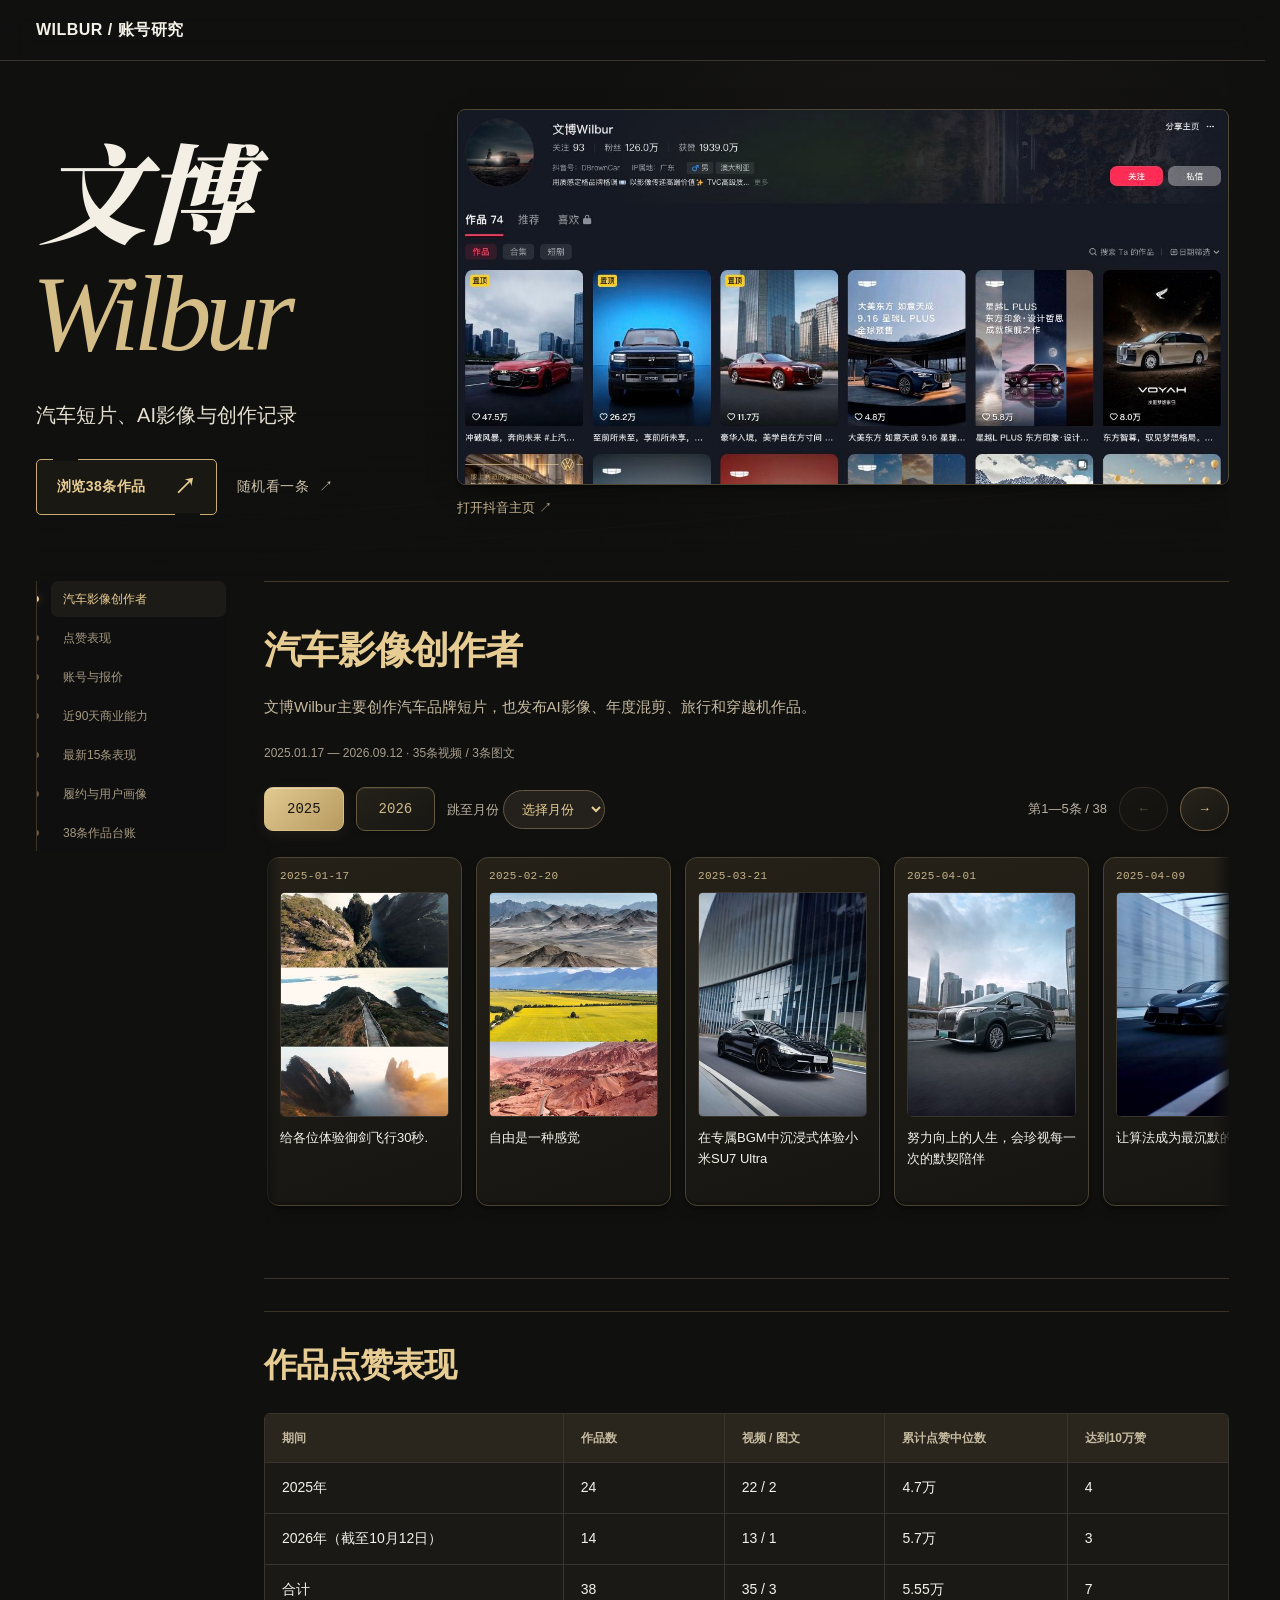
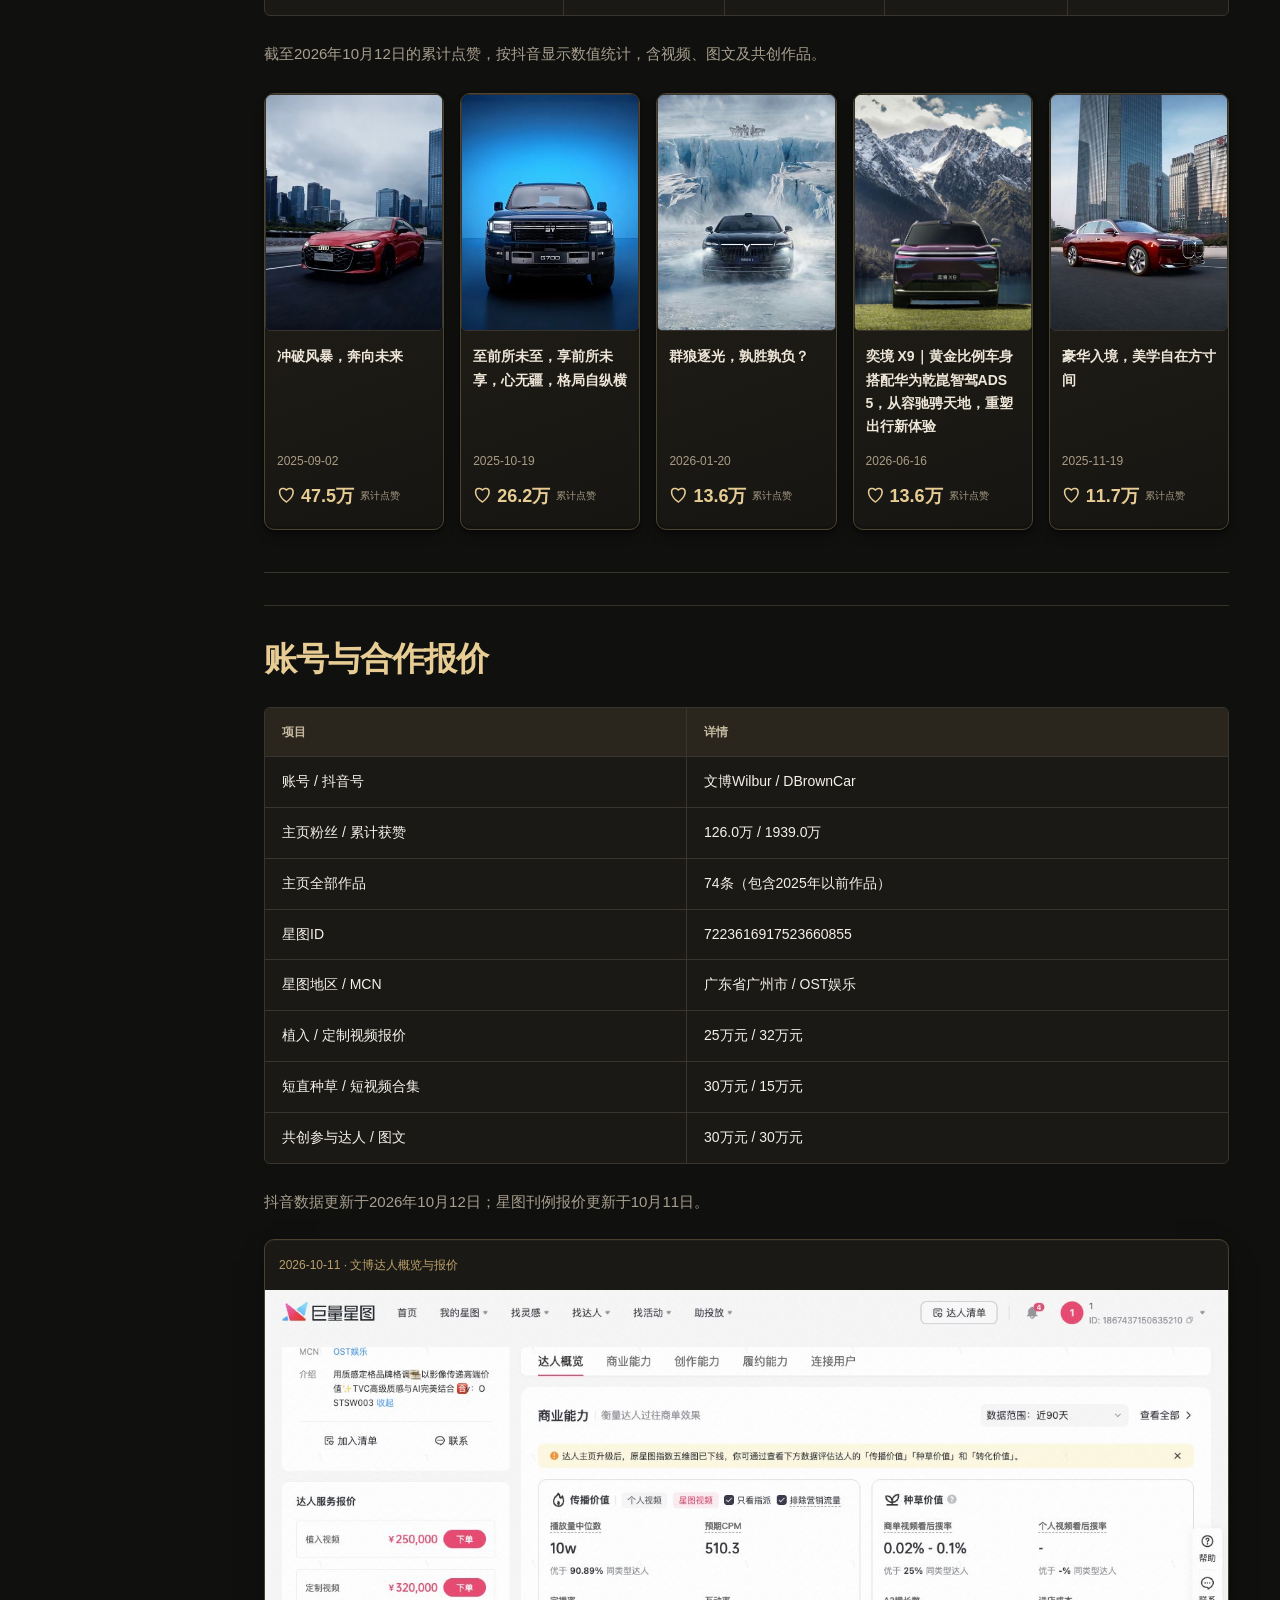
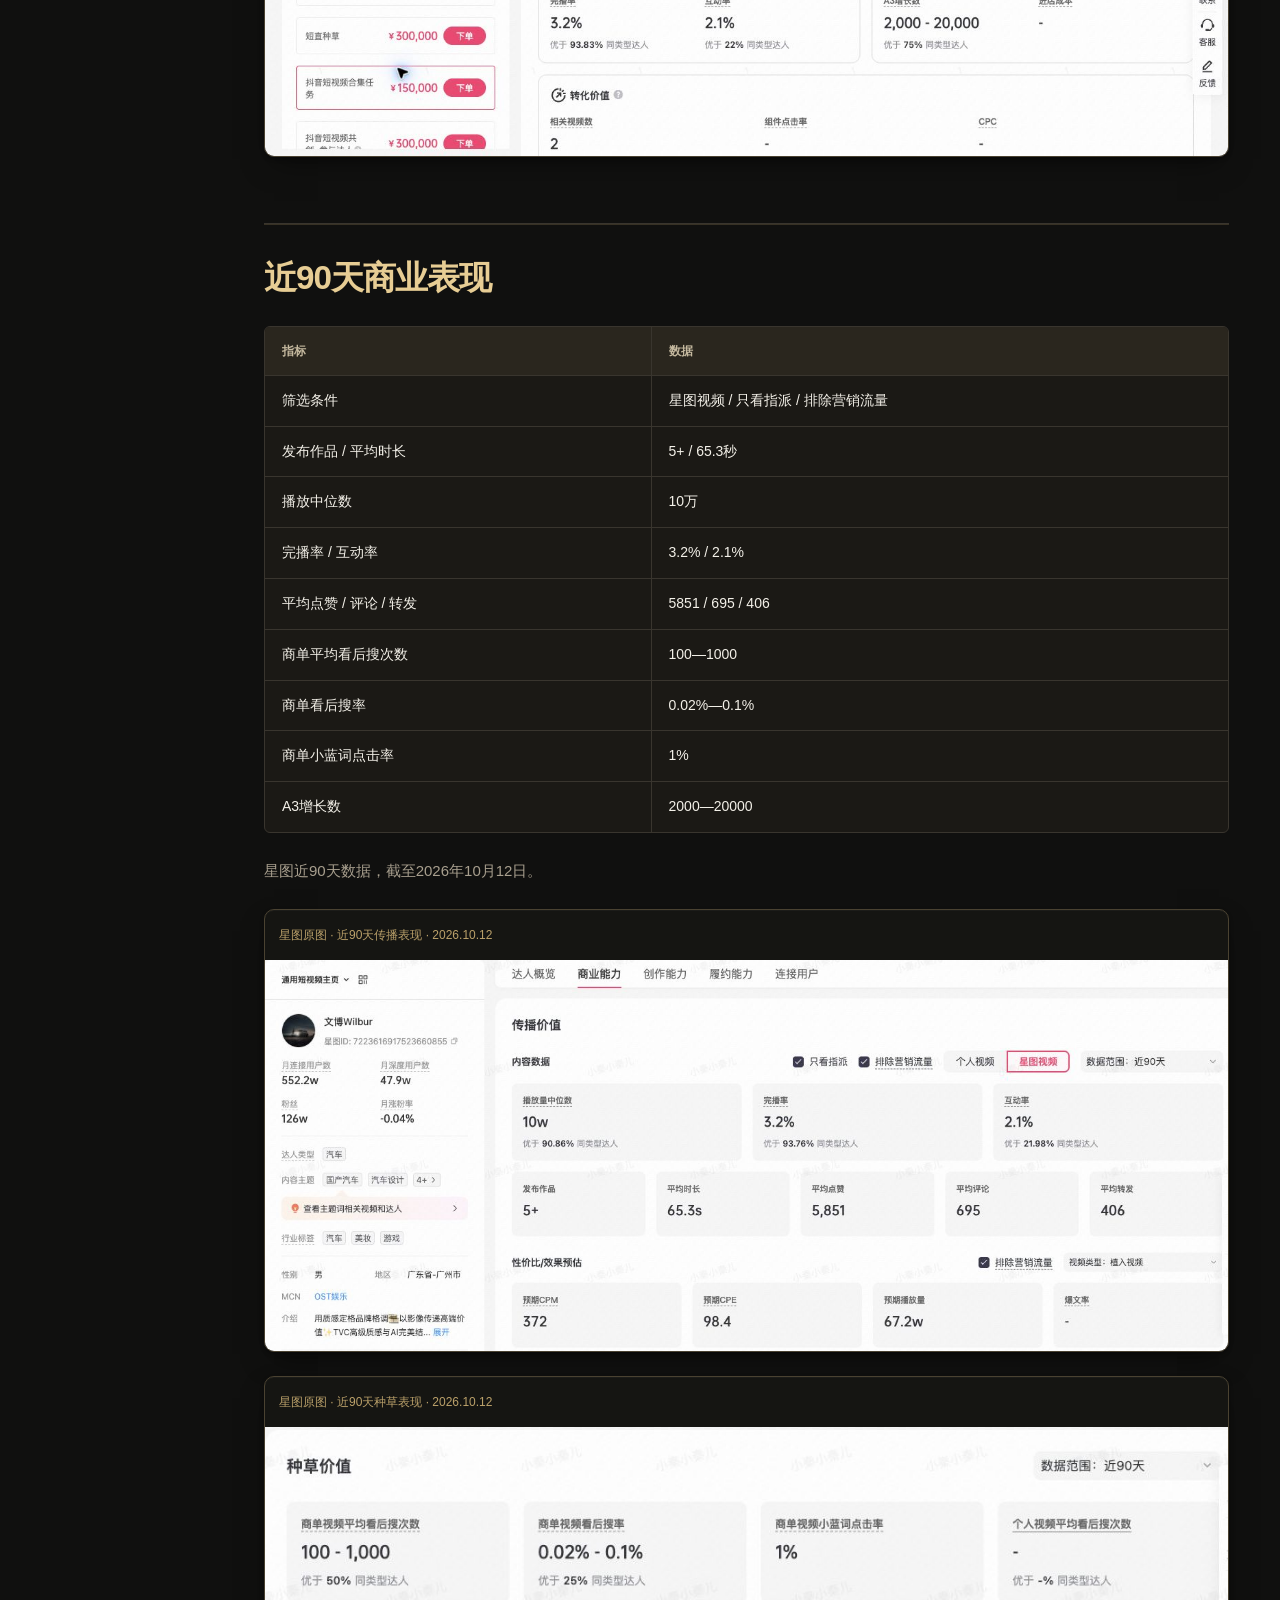
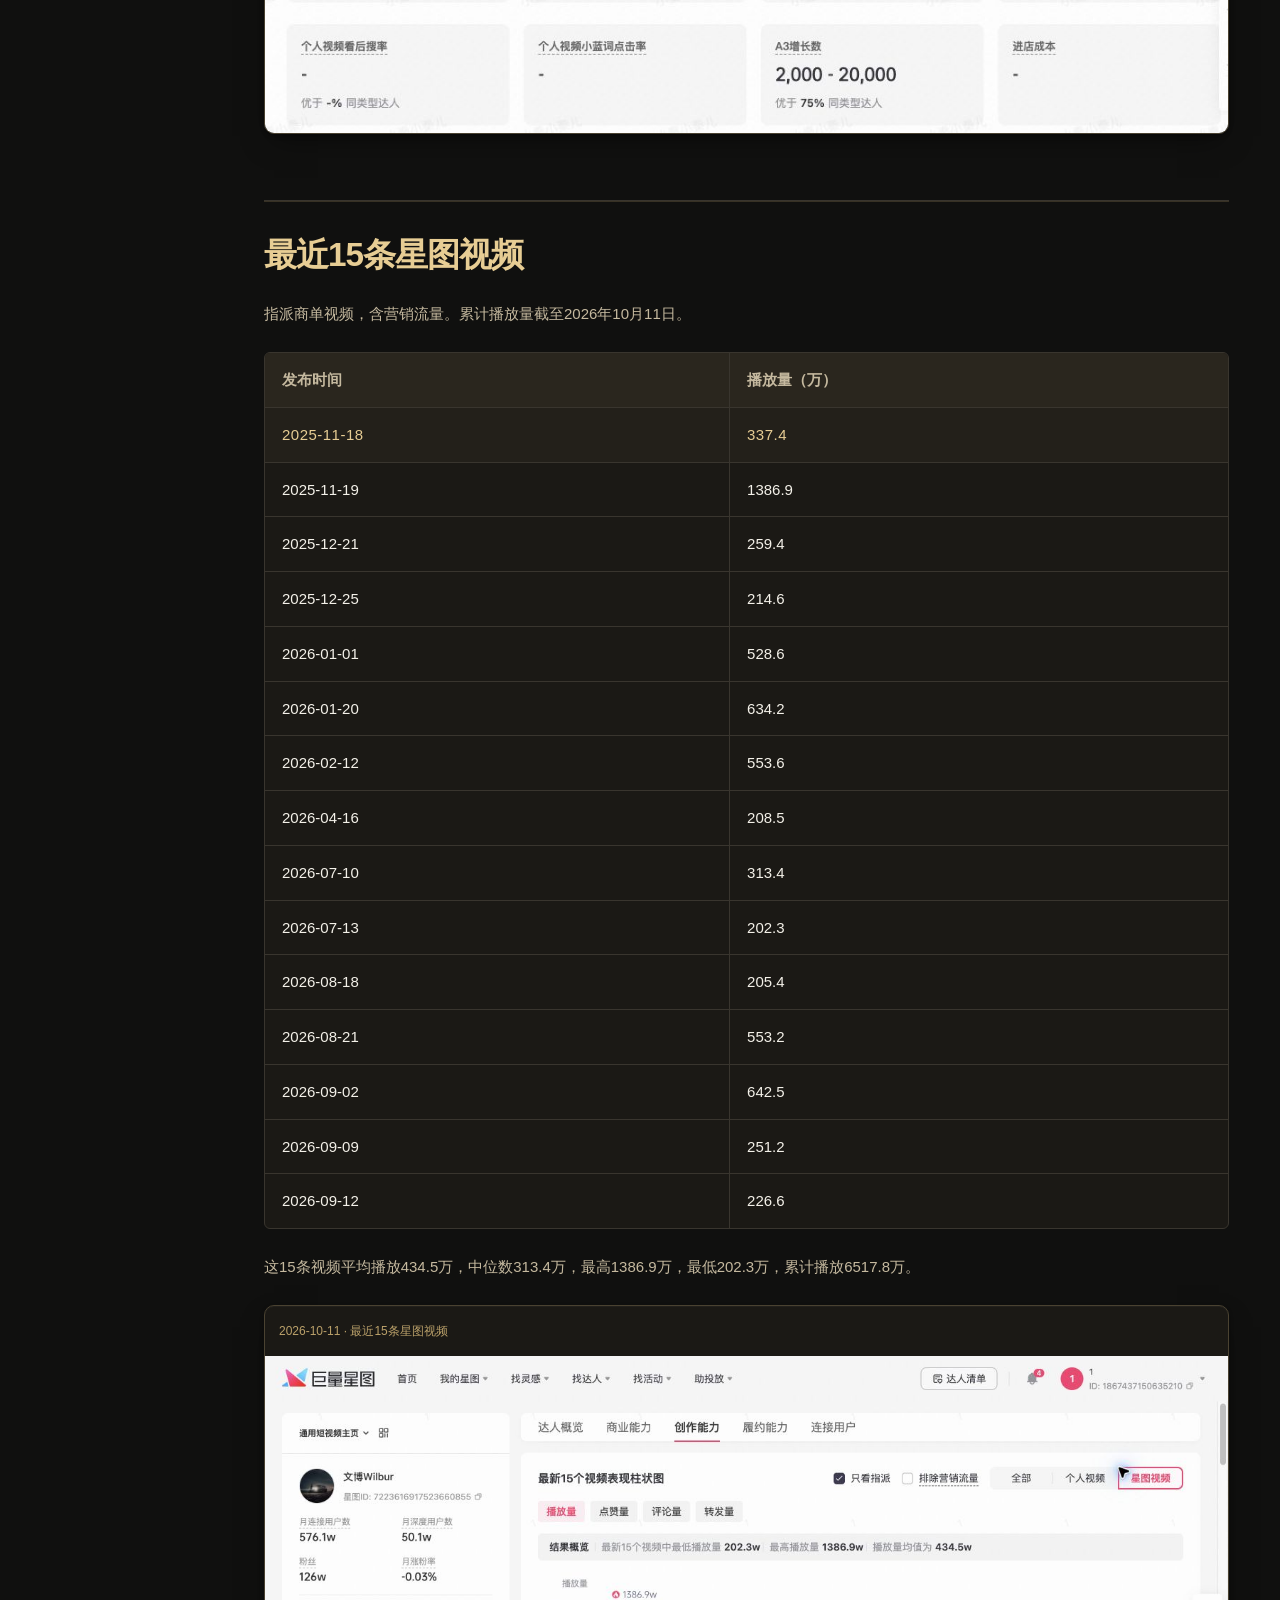
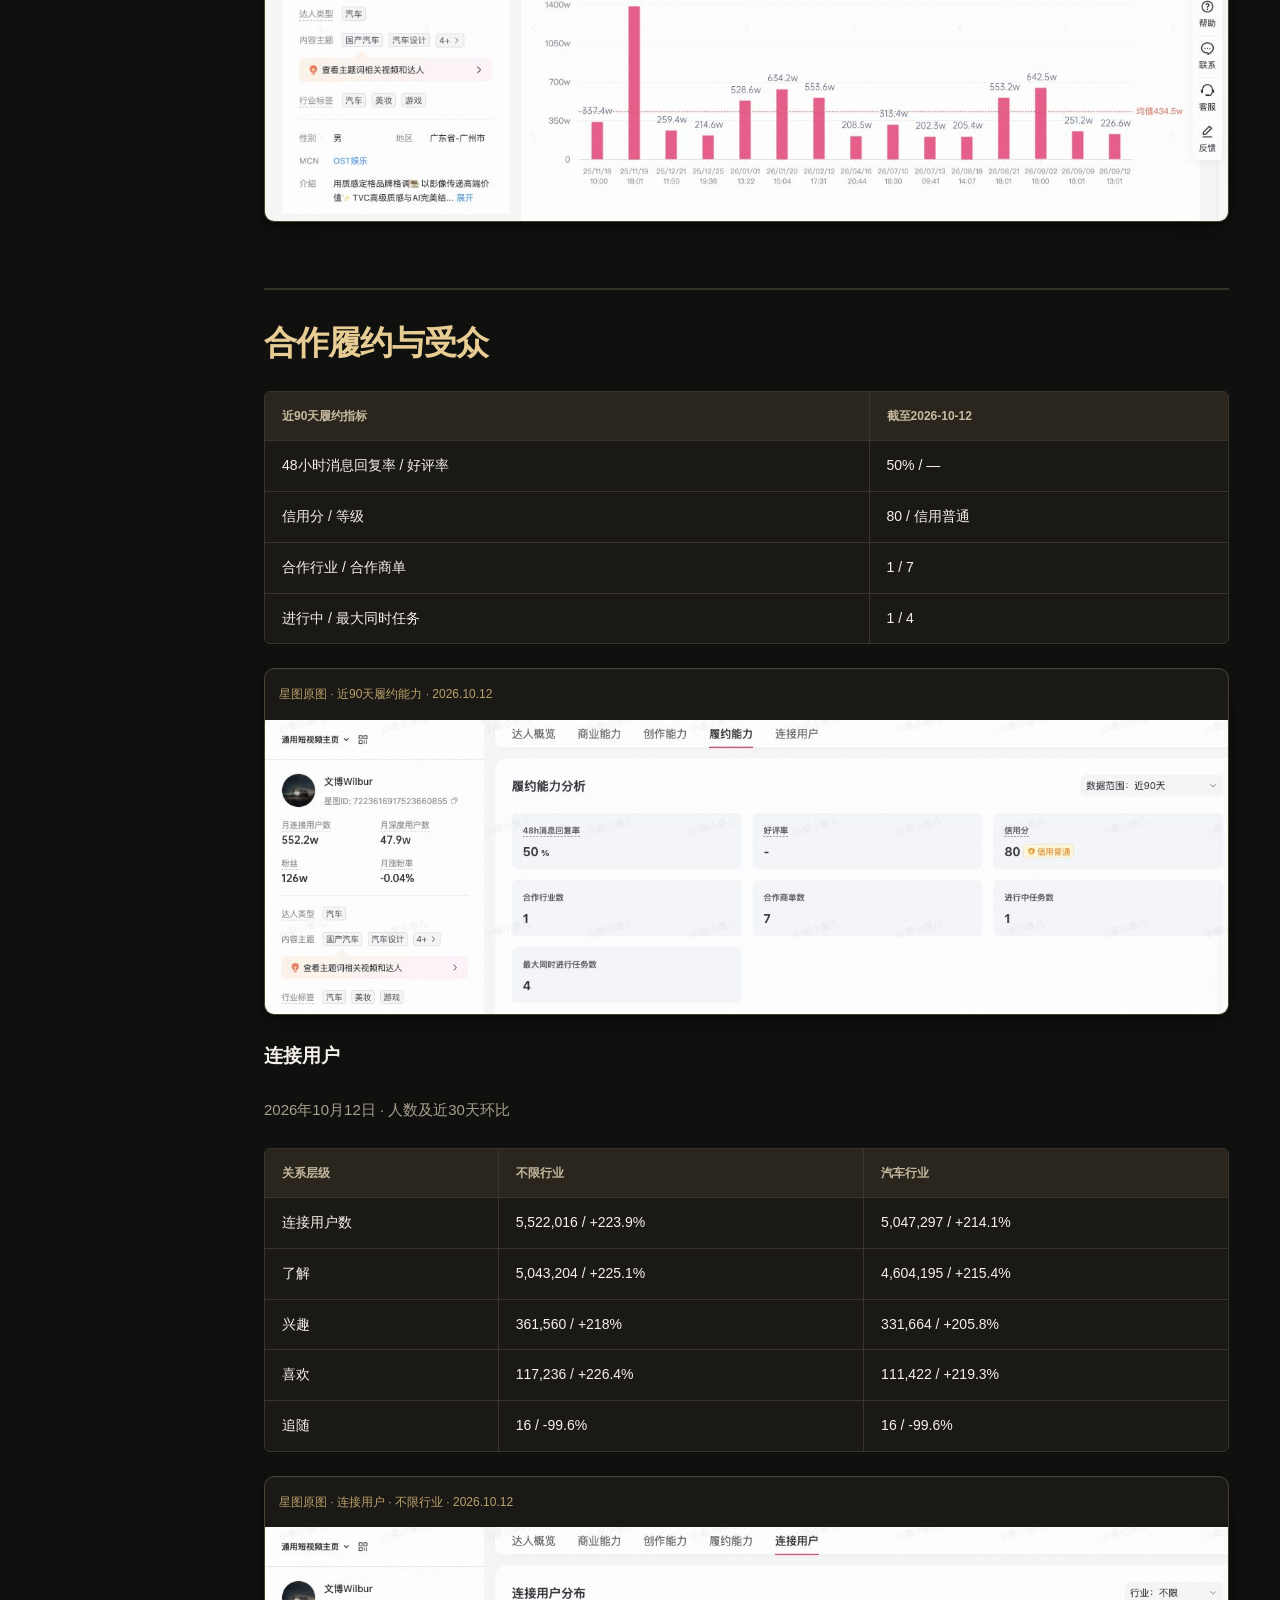
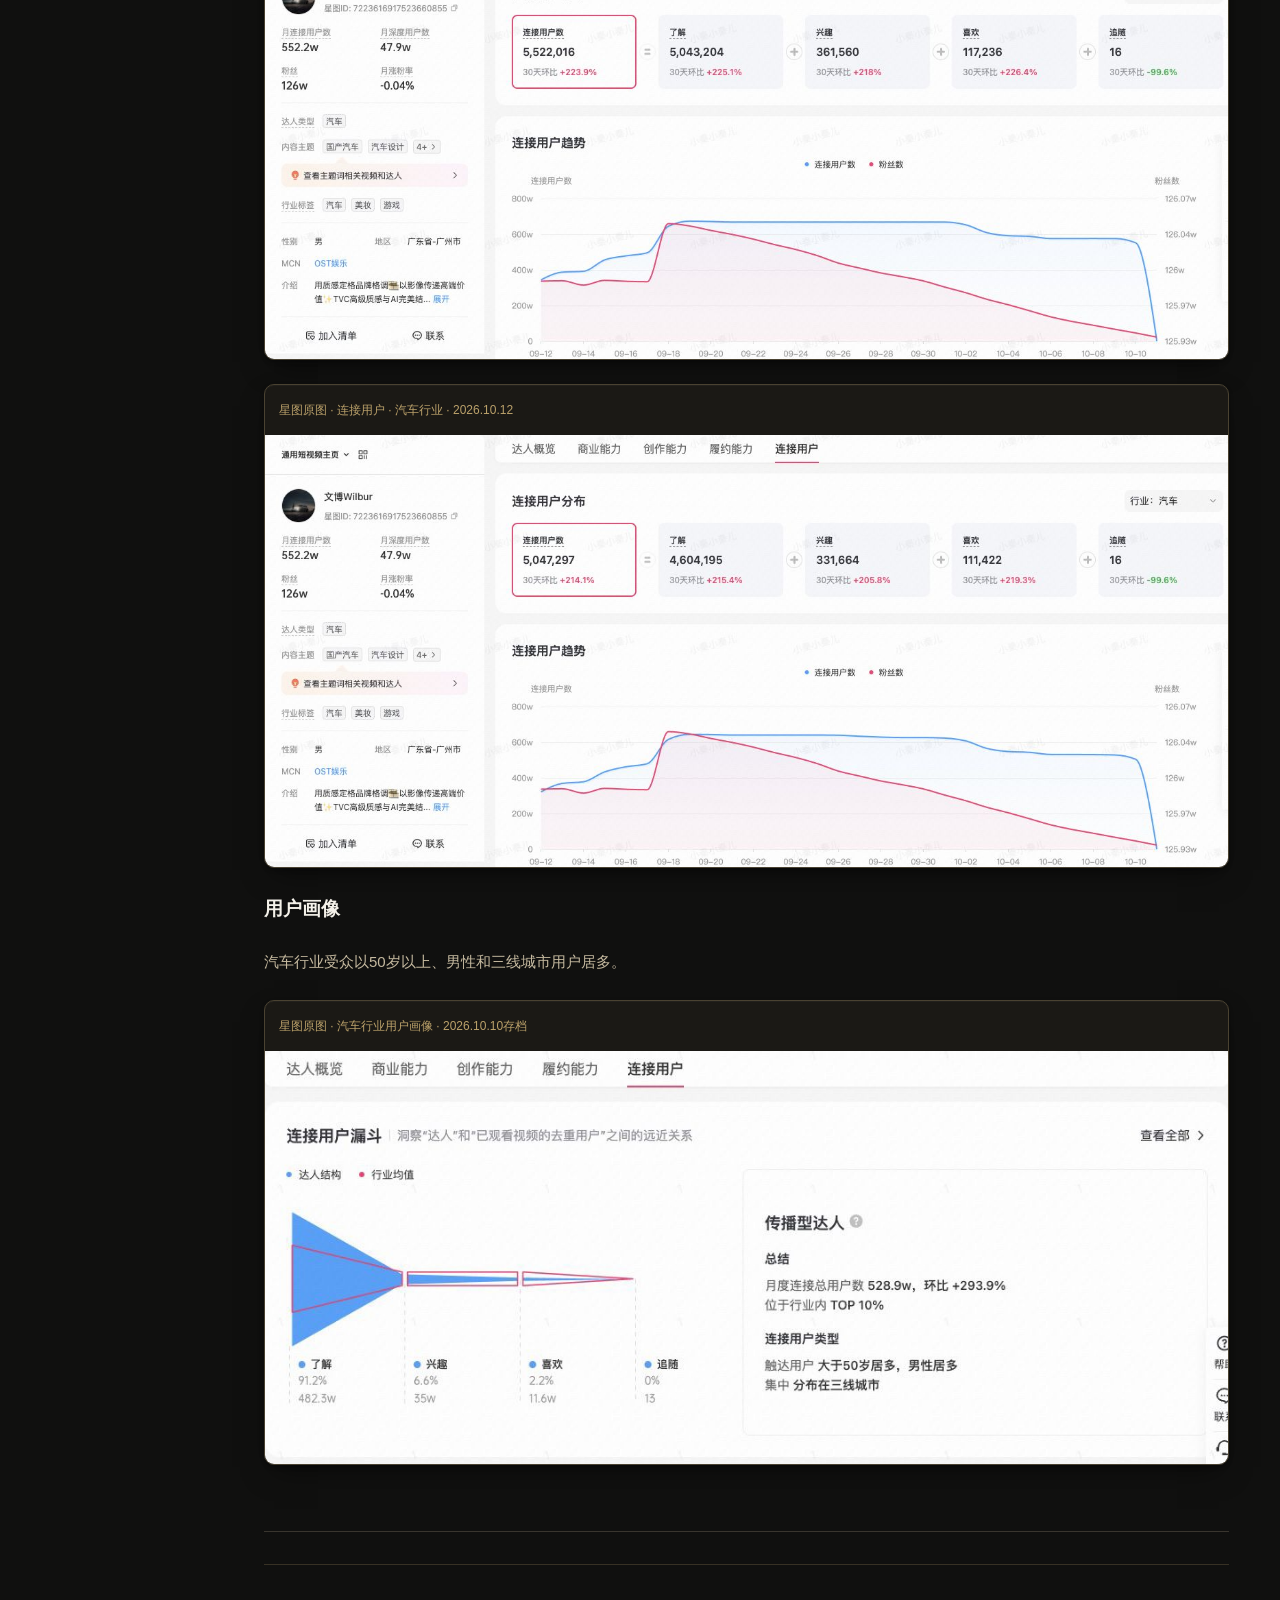
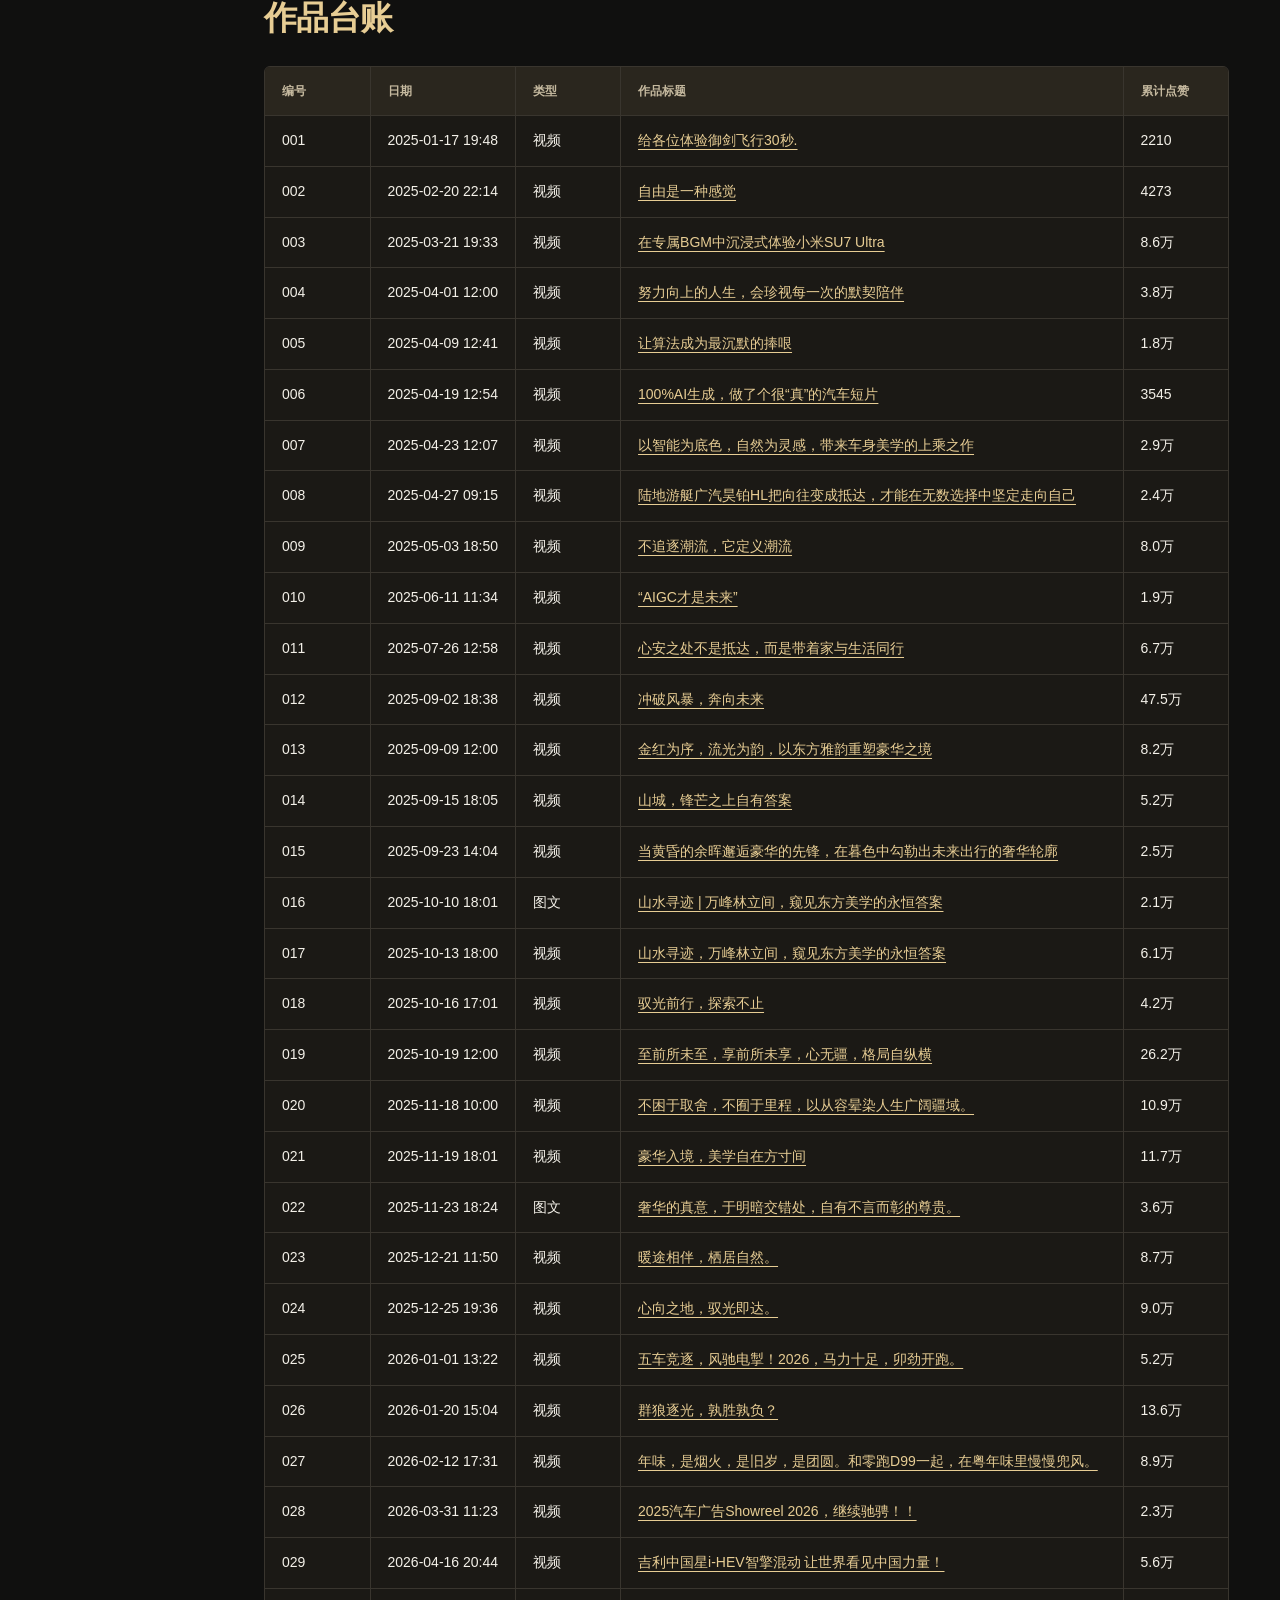
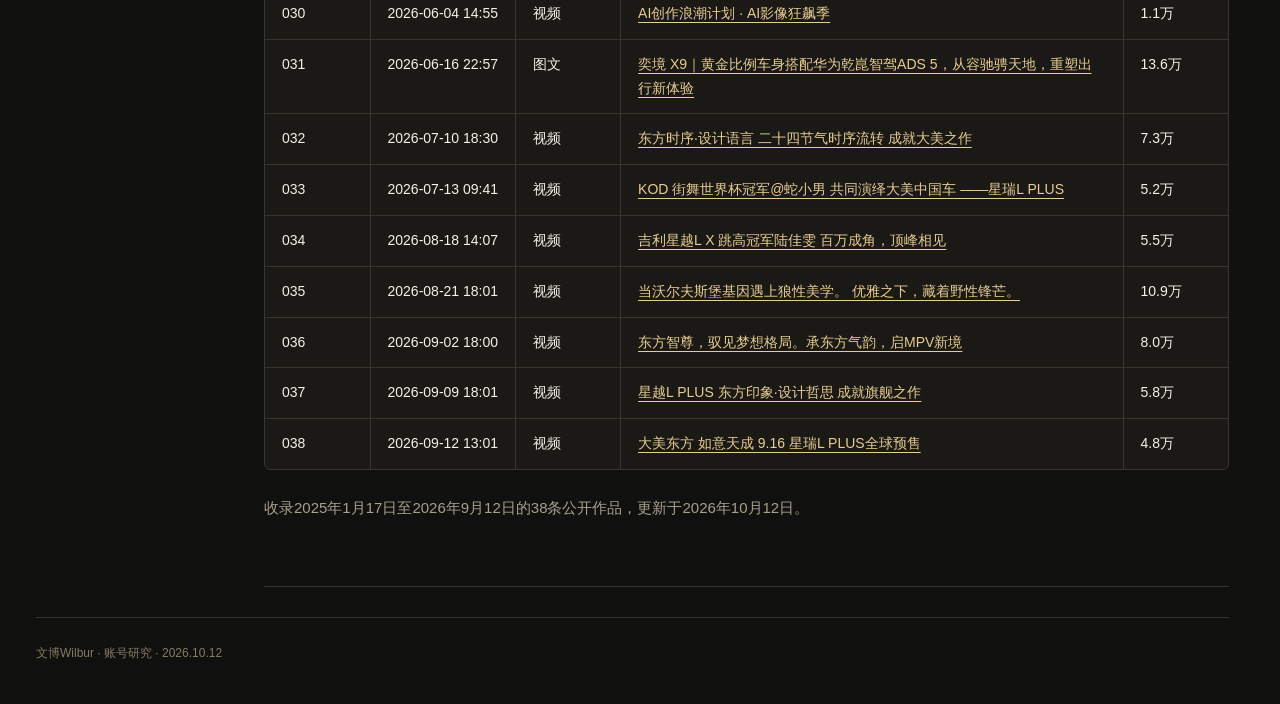
<file: index.html>
<!doctype html><html lang="zh-CN"><head><meta charset="utf-8"><meta name="viewport" content="width=device-width, initial-scale=1"><meta name="description" content="文博Wilbur，2025年至今公开作品时间线、真实封面与账号研究。"><title>文博Wilbur · 汽车影像研究</title><link rel="stylesheet" href="style.css"><link rel="stylesheet" href="wilbur.css?v=wenbo-unified-20261013"></head><body><header><div class="top"><a class="brand" href="#">WILBUR / 账号研究</a></div><div class="progress"></div></header><div class="hero modern-hero"><div class="hero-copy"><h1><span class="hero-name-cn">文博</span><span class="hero-name-en">Wilbur</span></h1><p class="hero-line">汽车短片、AI影像与创作记录</p><div class="hero-actions"><a class="start-reading" href="#timeline"><span class="ui-key ui-key-top" aria-hidden="true"></span><span class="ui-cta-text">浏览38条作品</span><span class="ui-cta-arrow" aria-hidden="true">↗</span><span class="ui-key ui-key-bottom" aria-hidden="true"></span></a><button class="hero-random"><span>随机看一条</span><span class="ui-text-arrow" aria-hidden="true">↗</span></button></div></div><div class="hero-gallery hero-profile"><div class="hero-gallery-inner"><button class="image-zoom hero-profile-shot" aria-label="放大文博抖音主页截图"><img src="assets/profile.png" width="1270" height="620" alt="文博Wilbur抖音主页，2026年10月12日截图"></button></div><a class="hero-account-link" href="https://www.douyin.com/user/MS4wLjABAAAAfcsv6IHdVB71cKGKNNSVqhjQp4huaR9O1pH9JF8JLadHslhi8GFaHE6Z5acv9zec" target="_blank" rel="noopener">打开抖音主页 ↗</a></div><div class="drive-scene" aria-hidden="true"><div class="drive-grid"></div><div class="drive-lane lane-one"></div><div class="drive-lane lane-two"></div><div class="drive-light"></div></div></div><div class="layout"><nav class="side" aria-label="报告目录"><a class="outline-link" href="#timeline">汽车影像创作者</a><a class="outline-link" href="#performance">点赞表现</a><a class="outline-link" href="#star">账号与报价</a><a class="outline-link" href="#business">近90天商业能力</a><a class="outline-link" href="#creative">最新15条表现</a><a class="outline-link" href="#audience">履约与用户画像</a><a class="outline-link" href="#ledger">38条作品台账</a></nav><main><section id="timeline"><div class="section-head"><h2>汽车影像创作者</h2></div><p class="creator-intro">文博Wilbur主要创作汽车品牌短片，也发布AI影像、年度混剪、旅行和穿越机作品。</p><p class="scope-line">2025.01.17 — 2026.09.12 · 35条视频 / 3条图文</p><div class="film-toolbar"><button class="film-year" data-year="2025">2025</button><button class="film-year" data-year="2026">2026</button><label>跳至月份 <select id="film-month"><option value="">选择月份</option><option>2025-01</option><option>2025-02</option><option>2025-03</option><option>2025-04</option><option>2025-05</option><option>2025-06</option><option>2025-07</option><option>2025-09</option><option>2025-10</option><option>2025-11</option><option>2025-12</option><option>2026-01</option><option>2026-02</option><option>2026-03</option><option>2026-04</option><option>2026-06</option><option>2026-07</option><option>2026-08</option><option>2026-09</option></select></label><span id="film-progress"></span><button id="film-prev" class="btn" aria-label="向更早作品移动">←</button><button id="film-next" class="btn" aria-label="向更新作品移动">→</button></div><div class="film-stage"><div class="film-track" tabindex="0" aria-label="按时间正序的作品胶片带"><button class="film-card" data-i="0" aria-label="第1条，2025-01-17，给各位体验御剑飞行30秒."><time>2025-01-17<em></em></time><span class="film-art"><img class="film-cover" loading="lazy" src="covers/7460849857859685692.jpg" width="323" height="430" alt="原作品封面：给各位体验御剑飞行30秒."></span><strong>给各位体验御剑飞行30秒.</strong></button><button class="film-card" data-i="1" aria-label="第2条，2025-02-20，自由是一种感觉"><time>2025-02-20<em></em></time><span class="film-art"><img class="film-cover" loading="lazy" src="covers/7473504563211816249.jpg" width="323" height="430" alt="原作品封面：自由是一种感觉"></span><strong>自由是一种感觉</strong></button><button class="film-card" data-i="2" aria-label="第3条，2025-03-21，在专属BGM中沉浸式体验小米SU7 Ultra"><time>2025-03-21<em></em></time><span class="film-art"><img class="film-cover" loading="lazy" src="covers/7484195742333127995.jpg" width="323" height="430" alt="原作品封面：在专属BGM中沉浸式体验小米SU7 Ultra"></span><strong>在专属BGM中沉浸式体验小米SU7 Ultra</strong></button><button class="film-card" data-i="3" aria-label="第4条，2025-04-01，努力向上的人生，会珍视每一次的默契陪伴"><time>2025-04-01<em></em></time><span class="film-art"><img class="film-cover" loading="lazy" src="covers/7486715887626587451.jpg" width="323" height="430" alt="原作品封面：努力向上的人生，会珍视每一次的默契陪伴"></span><strong>努力向上的人生，会珍视每一次的默契陪伴</strong></button><button class="film-card" data-i="4" aria-label="第5条，2025-04-09，让算法成为最沉默的捧哏"><time>2025-04-09<em></em></time><span class="film-art"><img class="film-cover" loading="lazy" src="covers/7491168813887540539.jpg" width="323" height="430" alt="原作品封面：让算法成为最沉默的捧哏"></span><strong>让算法成为最沉默的捧哏</strong></button><button class="film-card" data-i="5" aria-label="第6条，2025-04-19，100%AI生成，做了个很“真”的汽车短片"><time>2025-04-19<em></em></time><span class="film-art"><img class="film-cover" loading="lazy" src="covers/7494883052229807418.jpg" width="323" height="430" alt="原作品封面：100%AI生成，做了个很“真”的汽车短片"></span><strong>100%AI生成，做了个很“真”的汽车短片</strong></button><button class="film-card" data-i="6" aria-label="第7条，2025-04-23，以智能为底色，自然为灵感，带来车身美学的上乘之作"><time>2025-04-23<em></em></time><span class="film-art"><img class="film-cover" loading="lazy" src="covers/7496184394651045179.jpg" width="323" height="430" alt="原作品封面：以智能为底色，自然为灵感，带来车身美学的上乘之作"></span><strong>以智能为底色，自然为灵感，带来车身美学的上乘之作</strong></button><button class="film-card" data-i="7" aria-label="第8条，2025-04-27，陆地游艇广汽昊铂HL把向往变成抵达，才能在无数选择中坚定走向自己"><time>2025-04-27<em></em></time><span class="film-art"><img class="film-cover" loading="lazy" src="covers/7497611413758774587.jpg" width="323" height="430" alt="原作品封面：陆地游艇广汽昊铂HL把向往变成抵达，才能在无数选择中坚定走向自己"></span><strong>陆地游艇广汽昊铂HL把向往变成抵达，才能在无数选择中坚定走向自己</strong></button><button class="film-card" data-i="8" aria-label="第9条，2025-05-03，不追逐潮流，它定义潮流"><time>2025-05-03<em></em></time><span class="film-art"><img class="film-cover" loading="lazy" src="covers/7500148041053654332.jpg" width="323" height="430" alt="原作品封面：不追逐潮流，它定义潮流"></span><strong>不追逐潮流，它定义潮流</strong></button><button class="film-card" data-i="9" aria-label="第10条，2025-06-11，“AIGC才是未来”"><time>2025-06-11<em></em></time><span class="film-art"><img class="film-cover" loading="lazy" src="covers/7514529995629612345.jpg" width="323" height="430" alt="原作品封面：“AIGC才是未来”"></span><strong>“AIGC才是未来”</strong></button><button class="film-card" data-i="10" aria-label="第11条，2025-07-26，心安之处不是抵达，而是带着家与生活同行"><time>2025-07-26<em></em></time><span class="film-art"><img class="film-cover" loading="lazy" src="covers/7531233582686326074.jpg" width="323" height="430" alt="原作品封面：心安之处不是抵达，而是带着家与生活同行"></span><strong>心安之处不是抵达，而是带着家与生活同行</strong></button><button class="film-card" data-i="11" aria-label="第12条，2025-09-02，冲破风暴，奔向未来"><time>2025-09-02<em></em></time><span class="film-art"><img class="film-cover" loading="lazy" src="covers/7545371178350546234.jpg" width="323" height="430" alt="原作品封面：冲破风暴，奔向未来"></span><strong>冲破风暴，奔向未来</strong></button><button class="film-card" data-i="12" aria-label="第13条，2025-09-09，金红为序，流光为韵，以东方雅韵重塑豪华之境"><time>2025-09-09<em></em></time><span class="film-art"><img class="film-cover" loading="lazy" src="covers/7547738810286624059.jpg" width="323" height="430" alt="原作品封面：金红为序，流光为韵，以东方雅韵重塑豪华之境"></span><strong>金红为序，流光为韵，以东方雅韵重塑豪华之境</strong></button><button class="film-card" data-i="13" aria-label="第14条，2025-09-15，山城，锋芒之上自有答案"><time>2025-09-15<em></em></time><span class="film-art"><img class="film-cover" loading="lazy" src="covers/7549793632922209596.jpg" width="323" height="430" alt="原作品封面：山城，锋芒之上自有答案"></span><strong>山城，锋芒之上自有答案</strong></button><button class="film-card" data-i="14" aria-label="第15条，2025-09-23，当黄昏的余晖邂逅豪华的先锋，在暮色中勾勒出未来出行的奢华轮廓"><time>2025-09-23<em></em></time><span class="film-art"><img class="film-cover" loading="lazy" src="covers/7553161465496603962.jpg" width="323" height="430" alt="原作品封面：当黄昏的余晖邂逅豪华的先锋，在暮色中勾勒出未来出行的奢华轮廓"></span><strong>当黄昏的余晖邂逅豪华的先锋，在暮色中勾勒出未来出行的奢华轮廓</strong></button><button class="film-card" data-i="15" aria-label="第16条，2025-10-10，山水寻迹 | 万峰林立间，窥见东方美学的永恒答案"><time>2025-10-10<em>图文</em></time><span class="film-art"><img class="film-cover" loading="lazy" src="covers/7559184441769659705.jpg" width="323" height="430" alt="原作品封面：山水寻迹 | 万峰林立间，窥见东方美学的永恒答案"></span><strong>山水寻迹 | 万峰林立间，窥见东方美学的永恒答案</strong></button><button class="film-card" data-i="16" aria-label="第17条，2025-10-13，山水寻迹，万峰林立间，窥见东方美学的永恒答案"><time>2025-10-13<em></em></time><span class="film-art"><img class="film-cover" loading="lazy" src="covers/7560275098596412732.jpg" width="323" height="430" alt="原作品封面：山水寻迹，万峰林立间，窥见东方美学的永恒答案"></span><strong>山水寻迹，万峰林立间，窥见东方美学的永恒答案</strong></button><button class="film-card" data-i="17" aria-label="第18条，2025-10-16，驭光前行，探索不止"><time>2025-10-16<em></em></time><span class="film-art"><img class="film-cover" loading="lazy" src="covers/7561687374112836923.jpg" width="323" height="430" alt="原作品封面：驭光前行，探索不止"></span><strong>驭光前行，探索不止</strong></button><button class="film-card" data-i="18" aria-label="第19条，2025-10-19，至前所未至，享前所未享，心无疆，格局自纵横"><time>2025-10-19<em></em></time><span class="film-art"><img class="film-cover" loading="lazy" src="covers/7562530556215774521.jpg" width="323" height="430" alt="原作品封面：至前所未至，享前所未享，心无疆，格局自纵横"></span><strong>至前所未至，享前所未享，心无疆，格局自纵横</strong></button><button class="film-card" data-i="19" aria-label="第20条，2025-11-18，不困于取舍，不囿于里程，以从容晕染人生广阔疆域。"><time>2025-11-18<em></em></time><span class="film-art"><img class="film-cover" loading="lazy" src="covers/7572166191164514993.jpg" width="323" height="430" alt="原作品封面：不困于取舍，不囿于里程，以从容晕染人生广阔疆域。"></span><strong>不困于取舍，不囿于里程，以从容晕染人生广阔疆域。</strong></button><button class="film-card" data-i="20" aria-label="第21条，2025-11-19，豪华入境，美学自在方寸间"><time>2025-11-19<em></em></time><span class="film-art"><img class="film-cover" loading="lazy" src="covers/7574335920816932209.jpg" width="323" height="430" alt="原作品封面：豪华入境，美学自在方寸间"></span><strong>豪华入境，美学自在方寸间</strong></button><button class="film-card" data-i="21" aria-label="第22条，2025-11-23，奢华的真意，于明暗交错处，自有不言而彰的尊贵。"><time>2025-11-23<em>图文</em></time><span class="film-art"><img class="film-cover" loading="lazy" src="covers/7575854670037477297.jpg" width="323" height="430" alt="原作品封面：奢华的真意，于明暗交错处，自有不言而彰的尊贵。"></span><strong>奢华的真意，于明暗交错处，自有不言而彰的尊贵。</strong></button><button class="film-card" data-i="22" aria-label="第23条，2025-12-21，暖途相伴，栖居⾃然。"><time>2025-12-21<em></em></time><span class="film-art"><img class="film-cover" loading="lazy" src="covers/7585995519324622138.jpg" width="323" height="430" alt="原作品封面：暖途相伴，栖居⾃然。"></span><strong>暖途相伴，栖居⾃然。</strong></button><button class="film-card" data-i="23" aria-label="第24条，2025-12-25，⼼向之地，驭光即达。"><time>2025-12-25<em></em></time><span class="film-art"><img class="film-cover" loading="lazy" src="covers/7587733475689893169.jpg" width="323" height="430" alt="原作品封面：⼼向之地，驭光即达。"></span><strong>⼼向之地，驭光即达。</strong></button><button class="film-card" data-i="24" aria-label="第25条，2026-01-01，五车竞逐，风驰电掣！2026，马力十足，卯劲开跑。"><time>2026-01-01<em></em></time><span class="film-art"><img class="film-cover" loading="lazy" src="covers/7590233492169607345.jpg" width="323" height="430" alt="原作品封面：五车竞逐，风驰电掣！2026，马力十足，卯劲开跑。"></span><strong>五车竞逐，风驰电掣！2026，马力十足，卯劲开跑。</strong></button><button class="film-card" data-i="25" aria-label="第26条，2026-01-20，群狼逐光，孰胜孰负？"><time>2026-01-20<em></em></time><span class="film-art"><img class="film-cover" loading="lazy" src="covers/7592557908073819897.jpg" width="323" height="430" alt="原作品封面：群狼逐光，孰胜孰负？"></span><strong>群狼逐光，孰胜孰负？</strong></button><button class="film-card" data-i="26" aria-label="第27条，2026-02-12，年味，是烟火，是旧岁，是团圆。和零跑D99一起，在粤年味里慢慢兜风。"><time>2026-02-12<em></em></time><span class="film-art"><img class="film-cover" loading="lazy" src="covers/7605835552190137521.jpg" width="323" height="430" alt="原作品封面：年味，是烟火，是旧岁，是团圆。和零跑D99一起，在粤年味里慢慢兜风。"></span><strong>年味，是烟火，是旧岁，是团圆。和零跑D99一起，在粤年味里慢慢兜风。</strong></button><button class="film-card" data-i="27" aria-label="第28条，2026-03-31，2025汽车广告Showreel 2026，继续驰骋！！"><time>2026-03-31<em></em></time><span class="film-art"><img class="film-cover" loading="lazy" src="covers/7623252483519467121.jpg" width="323" height="430" alt="原作品封面：2025汽车广告Showreel 2026，继续驰骋！！"></span><strong>2025汽车广告Showreel 2026，继续驰骋！！</strong></button><button class="film-card" data-i="28" aria-label="第29条，2026-04-16，吉利中国星i-HEV智擎混动 让世界看见中国力量！"><time>2026-04-16<em></em></time><span class="film-art"><img class="film-cover" loading="lazy" src="covers/7629303437021433521.jpg" width="323" height="430" alt="原作品封面：吉利中国星i-HEV智擎混动 让世界看见中国力量！"></span><strong>吉利中国星i-HEV智擎混动 让世界看见中国力量！</strong></button><button class="film-card" data-i="29" aria-label="第30条，2026-06-04，AI创作浪潮计划 · AI影像狂飙季"><time>2026-06-04<em></em></time><span class="film-art"><img class="film-cover" loading="lazy" src="covers/7647430247970068091.jpg" width="323" height="430" alt="原作品封面：AI创作浪潮计划 · AI影像狂飙季"></span><strong>AI创作浪潮计划 · AI影像狂飙季</strong></button><button class="film-card" data-i="30" aria-label="第31条，2026-06-16，奕境 X9｜黄金比例车身搭配华为乾崑智驾ADS 5，从容驰骋天地，重塑出行新体验"><time>2026-06-16<em>图文</em></time><span class="film-art"><img class="film-cover" loading="lazy" src="covers/7652002006555969009.jpg" width="323" height="430" alt="原作品封面：奕境 X9｜黄金比例车身搭配华为乾崑智驾ADS 5，从容驰骋天地，重塑出行新体验"></span><strong>奕境 X9｜黄金比例车身搭配华为乾崑智驾ADS 5，从容驰骋天地，重塑出行新体验</strong></button><button class="film-card" data-i="31" aria-label="第32条，2026-07-10，东方时序·设计语言 二十四节气时序流转 成就大美之作"><time>2026-07-10<em></em></time><span class="film-art"><img class="film-cover" loading="lazy" src="covers/7660794986871860593.jpg" width="323" height="430" alt="原作品封面：东方时序·设计语言 二十四节气时序流转 成就大美之作"></span><strong>东方时序·设计语言 二十四节气时序流转 成就大美之作</strong></button><button class="film-card" data-i="32" aria-label="第33条，2026-07-13，KOD 街舞世界杯冠军@蛇小男 共同演绎大美中国车 ——星瑞L PLUS"><time>2026-07-13<em></em></time><span class="film-art"><img class="film-cover" loading="lazy" src="covers/7661229748567771761.jpg" width="323" height="430" alt="原作品封面：KOD 街舞世界杯冠军@蛇小男 共同演绎大美中国车 ——星瑞L PLUS"></span><strong>KOD 街舞世界杯冠军@蛇小男 共同演绎大美中国车 ——星瑞L PLUS</strong></button><button class="film-card" data-i="33" aria-label="第34条，2026-08-18，吉利星越L X 跳高冠军陆佳雯 百万成角，顶峰相见"><time>2026-08-18<em></em></time><span class="film-art"><img class="film-cover" loading="lazy" src="covers/7675209980656555249.jpg" width="323" height="430" alt="原作品封面：吉利星越L X 跳高冠军陆佳雯 百万成角，顶峰相见"></span><strong>吉利星越L X 跳高冠军陆佳雯 百万成角，顶峰相见</strong></button><button class="film-card" data-i="34" aria-label="第35条，2026-08-21，当沃尔夫斯堡基因遇上狼性美学。 优雅之下，藏着野性锋芒。"><time>2026-08-21<em></em></time><span class="film-art"><img class="film-cover" loading="lazy" src="covers/7676365872517425841.jpg" width="323" height="430" alt="原作品封面：当沃尔夫斯堡基因遇上狼性美学。 优雅之下，藏着野性锋芒。"></span><strong>当沃尔夫斯堡基因遇上狼性美学。 优雅之下，藏着野性锋芒。</strong></button><button class="film-card" data-i="35" aria-label="第36条，2026-09-02，东方智尊，驭见梦想格局。承东方气韵，启MPV新境"><time>2026-09-02<em></em></time><span class="film-art"><img class="film-cover" loading="lazy" src="covers/7680456800948410618.jpg" width="323" height="430" alt="原作品封面：东方智尊，驭见梦想格局。承东方气韵，启MPV新境"></span><strong>东方智尊，驭见梦想格局。承东方气韵，启MPV新境</strong></button><button class="film-card" data-i="36" aria-label="第37条，2026-09-09，星越L PLUS 东方印象·设计哲思 成就旗舰之作"><time>2026-09-09<em></em></time><span class="film-art"><img class="film-cover" loading="lazy" src="covers/7683412493729085049.jpg" width="323" height="430" alt="原作品封面：星越L PLUS 东方印象·设计哲思 成就旗舰之作"></span><strong>星越L PLUS 东方印象·设计哲思 成就旗舰之作</strong></button><button class="film-card" data-i="37" aria-label="第38条，2026-09-12，大美东方 如意天成 9.16 星瑞L PLUS全球预售"><time>2026-09-12<em></em></time><span class="film-art"><img class="film-cover" loading="lazy" src="covers/7684320614493136881.jpg" width="323" height="430" alt="原作品封面：大美东方 如意天成 9.16 星瑞L PLUS全球预售"></span><strong>大美东方 如意天成 9.16 星瑞L PLUS全球预售</strong></button></div></div></section><section id="research"><div class="research-group"><section class="research-card" id="performance"><div class="section-head"><h2>作品点赞表现</h2></div><div class="table-scroll"><table><tr><th>期间</th><th>作品数</th><th>视频 / 图文</th><th>累计点赞中位数</th><th>达到10万赞</th></tr><tr><td>2025年</td><td>24</td><td>22 / 2</td><td>4.7万</td><td>4</td></tr><tr><td>2026年（截至10月12日）</td><td>14</td><td>13 / 1</td><td>5.7万</td><td>3</td></tr><tr><td>合计</td><td>38</td><td>35 / 3</td><td>5.55万</td><td>7</td></tr></table></div><p class="source-note">截至2026年10月12日的累计点赞，按抖音显示数值统计，含视频、图文及共创作品。</p><div class="liked-grid"><a class="liked-card" href="https://www.douyin.com/video/7545371178350546234" target="_blank" rel="noopener" aria-label="打开冲破风暴，奔向未来"><div class="liked-card-art"><img src="covers/7545371178350546234.jpg" width="323" height="430" loading="lazy" alt="冲破风暴，奔向未来原作品封面"></div><div class="liked-card-info"><h3>冲破风暴，奔向未来</h3><time datetime="2025-09-02">2025-09-02</time><span class="liked-count"><span aria-hidden="true">♡</span> 47.5万<small>累计点赞</small></span></div></a><a class="liked-card" href="https://www.douyin.com/video/7562530556215774521" target="_blank" rel="noopener" aria-label="打开至前所未至，享前所未享，心无疆，格局自纵横"><div class="liked-card-art"><img src="covers/7562530556215774521.jpg" width="323" height="430" loading="lazy" alt="至前所未至，享前所未享，心无疆，格局自纵横原作品封面"></div><div class="liked-card-info"><h3>至前所未至，享前所未享，心无疆，格局自纵横</h3><time datetime="2025-10-19">2025-10-19</time><span class="liked-count"><span aria-hidden="true">♡</span> 26.2万<small>累计点赞</small></span></div></a><a class="liked-card" href="https://www.douyin.com/video/7592557908073819897" target="_blank" rel="noopener" aria-label="打开群狼逐光，孰胜孰负？"><div class="liked-card-art"><img src="covers/7592557908073819897.jpg" width="323" height="430" loading="lazy" alt="群狼逐光，孰胜孰负？原作品封面"></div><div class="liked-card-info"><h3>群狼逐光，孰胜孰负？</h3><time datetime="2026-01-20">2026-01-20</time><span class="liked-count"><span aria-hidden="true">♡</span> 13.6万<small>累计点赞</small></span></div></a><a class="liked-card" href="https://www.douyin.com/note/7652002006555969009" target="_blank" rel="noopener" aria-label="打开奕境 X9｜黄金比例车身搭配华为乾崑智驾ADS 5，从容驰骋天地，重塑出行新体验"><div class="liked-card-art"><img src="covers/7652002006555969009.jpg" width="323" height="430" loading="lazy" alt="奕境 X9｜黄金比例车身搭配华为乾崑智驾ADS 5，从容驰骋天地，重塑出行新体验原作品封面"></div><div class="liked-card-info"><h3>奕境 X9｜黄金比例车身搭配华为乾崑智驾ADS 5，从容驰骋天地，重塑出行新体验</h3><time datetime="2026-06-16">2026-06-16</time><span class="liked-count"><span aria-hidden="true">♡</span> 13.6万<small>累计点赞</small></span></div></a><a class="liked-card" href="https://www.douyin.com/video/7574335920816932209" target="_blank" rel="noopener" aria-label="打开豪华入境，美学自在方寸间"><div class="liked-card-art"><img src="covers/7574335920816932209.jpg" width="323" height="430" loading="lazy" alt="豪华入境，美学自在方寸间原作品封面"></div><div class="liked-card-info"><h3>豪华入境，美学自在方寸间</h3><time datetime="2025-11-19">2025-11-19</time><span class="liked-count"><span aria-hidden="true">♡</span> 11.7万<small>累计点赞</small></span></div></a></div></section></div><div class="research-group"><section class="research-card" id="star"><div class="section-head"><h2>账号与合作报价</h2></div><div class="table-scroll"><table><tr><th>项目</th><th>详情</th></tr><tr><td>账号 / 抖音号</td><td>文博Wilbur / DBrownCar</td></tr><tr><td>主页粉丝 / 累计获赞</td><td>126.0万 / 1939.0万</td></tr><tr><td>主页全部作品</td><td>74条（包含2025年以前作品）</td></tr><tr><td>星图ID</td><td>7223616917523660855</td></tr><tr><td>星图地区 / MCN</td><td>广东省广州市 / OST娱乐</td></tr><tr><td>植入 / 定制视频报价</td><td>25万元 / 32万元</td></tr><tr><td>短直种草 / 短视频合集</td><td>30万元 / 15万元</td></tr><tr><td>共创参与达人 / 图文</td><td>30万元 / 30万元</td></tr></table></div><p class="source-note">抖音数据更新于2026年10月12日；星图刊例报价更新于10月11日。</p><figure class="evidence-figure"><figcaption>2026-10-11 · 文博达人概览与报价</figcaption><button class="image-zoom" aria-label="放大2026-10-11 · 文博达人概览与报价"><img src="assets/summary.jpg" width="1355" height="655" loading="lazy" alt="2026-10-11 · 文博达人概览与报价"></button></figure></section><section class="research-card" id="business"><div class="section-head"><h2>近90天商业表现</h2></div><div class="table-scroll"><table><tr><th>指标</th><th>数据</th></tr><tr><td>筛选条件</td><td>星图视频 / 只看指派 / 排除营销流量</td></tr><tr><td>发布作品 / 平均时长</td><td>5+ / 65.3秒</td></tr><tr><td>播放中位数</td><td>10万</td></tr><tr><td>完播率 / 互动率</td><td>3.2% / 2.1%</td></tr><tr><td>平均点赞 / 评论 / 转发</td><td>5851 / 695 / 406</td></tr><tr><td>商单平均看后搜次数</td><td>100—1000</td></tr><tr><td>商单看后搜率</td><td>0.02%—0.1%</td></tr><tr><td>商单小蓝词点击率</td><td>1%</td></tr><tr><td>A3增长数</td><td>2000—20000</td></tr></table></div><p class="source-note">星图近90天数据，截至2026年10月12日。</p><figure class="evidence-figure"><figcaption>星图原图 · 近90天传播表现 · 2026.10.12</figcaption><button class="image-zoom" aria-label="放大星图原图 · 近90天传播表现 · 2026.10.12"><img src="assets/xingtu-business90-20261012.png" width="1355" height="655" loading="lazy" alt="星图原图 · 近90天传播表现 · 2026.10.12"></button></figure><figure class="evidence-figure"><figcaption>星图原图 · 近90天种草表现 · 2026.10.12</figcaption><button class="image-zoom" aria-label="放大星图原图 · 近90天种草表现 · 2026.10.12"><img src="assets/xingtu-seeding90-20261012.png" width="1355" height="655" loading="lazy" alt="星图原图 · 近90天种草表现 · 2026.10.12"></button></figure></section><section class="research-card" id="creative"><div class="section-head"><h2>最近15条星图视频</h2></div><p>指派商单视频，含营销流量。累计播放量截至2026年10月11日。</p>
<div class="table-scroll" tabindex="0"><table><thead><tr><th><p>发布时间</p></th><th><p>播放量（万）</p></th></tr></thead><tbody><tr><td><p>2025-11-18</p></td><td><p>337.4</p></td></tr><tr><td><p>2025-11-19</p></td><td><p>1386.9</p></td></tr><tr><td><p>2025-12-21</p></td><td><p>259.4</p></td></tr><tr><td><p>2025-12-25</p></td><td><p>214.6</p></td></tr><tr><td><p>2026-01-01</p></td><td><p>528.6</p></td></tr><tr><td><p>2026-01-20</p></td><td><p>634.2</p></td></tr><tr><td><p>2026-02-12</p></td><td><p>553.6</p></td></tr><tr><td><p>2026-04-16</p></td><td><p>208.5</p></td></tr><tr><td><p>2026-07-10</p></td><td><p>313.4</p></td></tr><tr><td><p>2026-07-13</p></td><td><p>202.3</p></td></tr><tr><td><p>2026-08-18</p></td><td><p>205.4</p></td></tr><tr><td><p>2026-08-21</p></td><td><p>553.2</p></td></tr><tr><td><p>2026-09-02</p></td><td><p>642.5</p></td></tr><tr><td><p>2026-09-09</p></td><td><p>251.2</p></td></tr><tr><td><p>2026-09-12</p></td><td><p>226.6</p></td></tr></tbody></table>
</div><p>这15条视频平均播放434.5万，中位数313.4万，最高1386.9万，最低202.3万，累计播放6517.8万。</p>
<figure class="evidence-figure"><figcaption>2026-10-11 · 最近15条星图视频</figcaption><button class="image-zoom" aria-label="放大2026-10-11 · 最近15条星图视频"><img src="assets/creative-star.jpg" width="1355" height="655" loading="lazy" alt="2026-10-11 · 最近15条星图视频"></button></figure></section><section class="research-card" id="audience"><div class="section-head"><h2>合作履约与受众</h2></div><div class="table-scroll"><table><tr><th>近90天履约指标</th><th>截至2026-10-12</th></tr><tr><td>48小时消息回复率 / 好评率</td><td>50% / —</td></tr><tr><td>信用分 / 等级</td><td>80 / 信用普通</td></tr><tr><td>合作行业 / 合作商单</td><td>1 / 7</td></tr><tr><td>进行中 / 最大同时任务</td><td>1 / 4</td></tr></table></div><figure class="evidence-figure"><figcaption>星图原图 · 近90天履约能力 · 2026.10.12</figcaption><button class="image-zoom" aria-label="放大星图原图 · 近90天履约能力 · 2026.10.12"><img src="assets/xingtu-performance90-20261012.png" width="1355" height="655" loading="lazy" alt="星图原图 · 近90天履约能力 · 2026.10.12"></button></figure><h3>连接用户</h3><p class="source-note">2026年10月12日 · 人数及近30天环比</p><div class="table-scroll"><table><tr><th>关系层级</th><th>不限行业</th><th>汽车行业</th></tr><tr><td>连接用户数</td><td>5,522,016 / +223.9%</td><td>5,047,297 / +214.1%</td></tr><tr><td>了解</td><td>5,043,204 / +225.1%</td><td>4,604,195 / +215.4%</td></tr><tr><td>兴趣</td><td>361,560 / +218%</td><td>331,664 / +205.8%</td></tr><tr><td>喜欢</td><td>117,236 / +226.4%</td><td>111,422 / +219.3%</td></tr><tr><td>追随</td><td>16 / -99.6%</td><td>16 / -99.6%</td></tr></table></div><figure class="evidence-figure"><figcaption>星图原图 · 连接用户 · 不限行业 · 2026.10.12</figcaption><button class="image-zoom" aria-label="放大星图原图 · 连接用户 · 不限行业 · 2026.10.12"><img src="assets/xingtu-users-all-20261012.png" width="1355" height="655" loading="lazy" alt="星图原图 · 连接用户 · 不限行业 · 2026.10.12"></button></figure><figure class="evidence-figure"><figcaption>星图原图 · 连接用户 · 汽车行业 · 2026.10.12</figcaption><button class="image-zoom" aria-label="放大星图原图 · 连接用户 · 汽车行业 · 2026.10.12"><img src="assets/xingtu-users-auto-20261012.png" width="1355" height="655" loading="lazy" alt="星图原图 · 连接用户 · 汽车行业 · 2026.10.12"></button></figure><h3>用户画像</h3><p>汽车行业受众以50岁以上、男性和三线城市用户居多。</p><figure class="evidence-figure"><figcaption>星图原图 · 汽车行业用户画像 · 2026.10.10存档</figcaption><button class="image-zoom" aria-label="放大星图原图 · 汽车行业用户画像 · 2026.10.10存档"><img src="assets/xingtu-audience-profile-20261010.jpg" width="1355" height="655" loading="lazy" alt="星图原图 · 汽车行业用户画像 · 2026.10.10存档"></button></figure></section></div><div class="research-group"><section class="research-card" id="ledger"><div class="section-head"><h2>作品台账</h2></div><div class="table-scroll"><table><tr><th>编号</th><th>日期</th><th>类型</th><th>作品标题</th><th>累计点赞</th></tr><tr><td>001</td><td>2025-01-17 19:48</td><td>视频</td><td><a href="https://www.douyin.com/video/7460849857859685692" target="_blank" rel="noopener">给各位体验御剑飞行30秒.</a></td><td>2210</td></tr><tr><td>002</td><td>2025-02-20 22:14</td><td>视频</td><td><a href="https://www.douyin.com/video/7473504563211816249" target="_blank" rel="noopener">自由是一种感觉</a></td><td>4273</td></tr><tr><td>003</td><td>2025-03-21 19:33</td><td>视频</td><td><a href="https://www.douyin.com/video/7484195742333127995" target="_blank" rel="noopener">在专属BGM中沉浸式体验小米SU7 Ultra</a></td><td>8.6万</td></tr><tr><td>004</td><td>2025-04-01 12:00</td><td>视频</td><td><a href="https://www.douyin.com/video/7486715887626587451" target="_blank" rel="noopener">努力向上的人生，会珍视每一次的默契陪伴</a></td><td>3.8万</td></tr><tr><td>005</td><td>2025-04-09 12:41</td><td>视频</td><td><a href="https://www.douyin.com/video/7491168813887540539" target="_blank" rel="noopener">让算法成为最沉默的捧哏</a></td><td>1.8万</td></tr><tr><td>006</td><td>2025-04-19 12:54</td><td>视频</td><td><a href="https://www.douyin.com/video/7494883052229807418" target="_blank" rel="noopener">100%AI生成，做了个很“真”的汽车短片</a></td><td>3545</td></tr><tr><td>007</td><td>2025-04-23 12:07</td><td>视频</td><td><a href="https://www.douyin.com/video/7496184394651045179" target="_blank" rel="noopener">以智能为底色，自然为灵感，带来车身美学的上乘之作</a></td><td>2.9万</td></tr><tr><td>008</td><td>2025-04-27 09:15</td><td>视频</td><td><a href="https://www.douyin.com/video/7497611413758774587" target="_blank" rel="noopener">陆地游艇广汽昊铂HL把向往变成抵达，才能在无数选择中坚定走向自己</a></td><td>2.4万</td></tr><tr><td>009</td><td>2025-05-03 18:50</td><td>视频</td><td><a href="https://www.douyin.com/video/7500148041053654332" target="_blank" rel="noopener">不追逐潮流，它定义潮流</a></td><td>8.0万</td></tr><tr><td>010</td><td>2025-06-11 11:34</td><td>视频</td><td><a href="https://www.douyin.com/video/7514529995629612345" target="_blank" rel="noopener">“AIGC才是未来”</a></td><td>1.9万</td></tr><tr><td>011</td><td>2025-07-26 12:58</td><td>视频</td><td><a href="https://www.douyin.com/video/7531233582686326074" target="_blank" rel="noopener">心安之处不是抵达，而是带着家与生活同行</a></td><td>6.7万</td></tr><tr><td>012</td><td>2025-09-02 18:38</td><td>视频</td><td><a href="https://www.douyin.com/video/7545371178350546234" target="_blank" rel="noopener">冲破风暴，奔向未来</a></td><td>47.5万</td></tr><tr><td>013</td><td>2025-09-09 12:00</td><td>视频</td><td><a href="https://www.douyin.com/video/7547738810286624059" target="_blank" rel="noopener">金红为序，流光为韵，以东方雅韵重塑豪华之境</a></td><td>8.2万</td></tr><tr><td>014</td><td>2025-09-15 18:05</td><td>视频</td><td><a href="https://www.douyin.com/video/7549793632922209596" target="_blank" rel="noopener">山城，锋芒之上自有答案</a></td><td>5.2万</td></tr><tr><td>015</td><td>2025-09-23 14:04</td><td>视频</td><td><a href="https://www.douyin.com/video/7553161465496603962" target="_blank" rel="noopener">当黄昏的余晖邂逅豪华的先锋，在暮色中勾勒出未来出行的奢华轮廓</a></td><td>2.5万</td></tr><tr><td>016</td><td>2025-10-10 18:01</td><td>图文</td><td><a href="https://www.douyin.com/note/7559184441769659705" target="_blank" rel="noopener">山水寻迹 | 万峰林立间，窥见东方美学的永恒答案</a></td><td>2.1万</td></tr><tr><td>017</td><td>2025-10-13 18:00</td><td>视频</td><td><a href="https://www.douyin.com/video/7560275098596412732" target="_blank" rel="noopener">山水寻迹，万峰林立间，窥见东方美学的永恒答案</a></td><td>6.1万</td></tr><tr><td>018</td><td>2025-10-16 17:01</td><td>视频</td><td><a href="https://www.douyin.com/video/7561687374112836923" target="_blank" rel="noopener">驭光前行，探索不止</a></td><td>4.2万</td></tr><tr><td>019</td><td>2025-10-19 12:00</td><td>视频</td><td><a href="https://www.douyin.com/video/7562530556215774521" target="_blank" rel="noopener">至前所未至，享前所未享，心无疆，格局自纵横</a></td><td>26.2万</td></tr><tr><td>020</td><td>2025-11-18 10:00</td><td>视频</td><td><a href="https://www.douyin.com/video/7572166191164514993" target="_blank" rel="noopener">不困于取舍，不囿于里程，以从容晕染人生广阔疆域。</a></td><td>10.9万</td></tr><tr><td>021</td><td>2025-11-19 18:01</td><td>视频</td><td><a href="https://www.douyin.com/video/7574335920816932209" target="_blank" rel="noopener">豪华入境，美学自在方寸间</a></td><td>11.7万</td></tr><tr><td>022</td><td>2025-11-23 18:24</td><td>图文</td><td><a href="https://www.douyin.com/note/7575854670037477297" target="_blank" rel="noopener">奢华的真意，于明暗交错处，自有不言而彰的尊贵。</a></td><td>3.6万</td></tr><tr><td>023</td><td>2025-12-21 11:50</td><td>视频</td><td><a href="https://www.douyin.com/video/7585995519324622138" target="_blank" rel="noopener">暖途相伴，栖居⾃然。</a></td><td>8.7万</td></tr><tr><td>024</td><td>2025-12-25 19:36</td><td>视频</td><td><a href="https://www.douyin.com/video/7587733475689893169" target="_blank" rel="noopener">⼼向之地，驭光即达。</a></td><td>9.0万</td></tr><tr><td>025</td><td>2026-01-01 13:22</td><td>视频</td><td><a href="https://www.douyin.com/video/7590233492169607345" target="_blank" rel="noopener">五车竞逐，风驰电掣！2026，马力十足，卯劲开跑。</a></td><td>5.2万</td></tr><tr><td>026</td><td>2026-01-20 15:04</td><td>视频</td><td><a href="https://www.douyin.com/video/7592557908073819897" target="_blank" rel="noopener">群狼逐光，孰胜孰负？</a></td><td>13.6万</td></tr><tr><td>027</td><td>2026-02-12 17:31</td><td>视频</td><td><a href="https://www.douyin.com/video/7605835552190137521" target="_blank" rel="noopener">年味，是烟火，是旧岁，是团圆。和零跑D99一起，在粤年味里慢慢兜风。</a></td><td>8.9万</td></tr><tr><td>028</td><td>2026-03-31 11:23</td><td>视频</td><td><a href="https://www.douyin.com/video/7623252483519467121" target="_blank" rel="noopener">2025汽车广告Showreel 2026，继续驰骋！！</a></td><td>2.3万</td></tr><tr><td>029</td><td>2026-04-16 20:44</td><td>视频</td><td><a href="https://www.douyin.com/video/7629303437021433521" target="_blank" rel="noopener">吉利中国星i-HEV智擎混动 让世界看见中国力量！</a></td><td>5.6万</td></tr><tr><td>030</td><td>2026-06-04 14:55</td><td>视频</td><td><a href="https://www.douyin.com/video/7647430247970068091" target="_blank" rel="noopener">AI创作浪潮计划 · AI影像狂飙季</a></td><td>1.1万</td></tr><tr><td>031</td><td>2026-06-16 22:57</td><td>图文</td><td><a href="https://www.douyin.com/note/7652002006555969009" target="_blank" rel="noopener">奕境 X9｜黄金比例车身搭配华为乾崑智驾ADS 5，从容驰骋天地，重塑出行新体验</a></td><td>13.6万</td></tr><tr><td>032</td><td>2026-07-10 18:30</td><td>视频</td><td><a href="https://www.douyin.com/video/7660794986871860593" target="_blank" rel="noopener">东方时序·设计语言 二十四节气时序流转 成就大美之作</a></td><td>7.3万</td></tr><tr><td>033</td><td>2026-07-13 09:41</td><td>视频</td><td><a href="https://www.douyin.com/video/7661229748567771761" target="_blank" rel="noopener">KOD 街舞世界杯冠军@蛇小男 共同演绎大美中国车 ——星瑞L PLUS</a></td><td>5.2万</td></tr><tr><td>034</td><td>2026-08-18 14:07</td><td>视频</td><td><a href="https://www.douyin.com/video/7675209980656555249" target="_blank" rel="noopener">吉利星越L X 跳高冠军陆佳雯 百万成角，顶峰相见</a></td><td>5.5万</td></tr><tr><td>035</td><td>2026-08-21 18:01</td><td>视频</td><td><a href="https://www.douyin.com/video/7676365872517425841" target="_blank" rel="noopener">当沃尔夫斯堡基因遇上狼性美学。 优雅之下，藏着野性锋芒。</a></td><td>10.9万</td></tr><tr><td>036</td><td>2026-09-02 18:00</td><td>视频</td><td><a href="https://www.douyin.com/video/7680456800948410618" target="_blank" rel="noopener">东方智尊，驭见梦想格局。承东方气韵，启MPV新境</a></td><td>8.0万</td></tr><tr><td>037</td><td>2026-09-09 18:01</td><td>视频</td><td><a href="https://www.douyin.com/video/7683412493729085049" target="_blank" rel="noopener">星越L PLUS 东方印象·设计哲思 成就旗舰之作</a></td><td>5.8万</td></tr><tr><td>038</td><td>2026-09-12 13:01</td><td>视频</td><td><a href="https://www.douyin.com/video/7684320614493136881" target="_blank" rel="noopener">大美东方 如意天成 9.16 星瑞L PLUS全球预售</a></td><td>4.8万</td></tr></table></div><p class="source-note">收录2025年1月17日至2026年9月12日的38条公开作品，更新于2026年10月12日。</p></section></div></section></main></div><footer>文博Wilbur · 账号研究 · 2026.10.12</footer><dialog id="film-dialog" aria-labelledby="film-title"><button id="film-close" class="film-dismiss" aria-label="关闭详情">×</button><div class="film-detail-layout"><img id="film-modal-cover" class="film-modal-cover" alt=""><div class="film-detail-text"><p id="film-meta"></p><h2 id="film-title"></h2><p id="film-content-summary" class="content-summary"></p><a id="film-link" target="_blank" rel="noopener">打开原作品 ↗</a></div></div></dialog><dialog id="image-dialog" aria-label="截图原图"><button id="image-close" aria-label="关闭截图">×</button><img id="zoom-image" alt=""></dialog><script type="application/json" id="film-data">[{"order": 1, "video_id": "7460849857859685692", "title": "给各位体验御剑飞行30秒.#穿越机 #云海 #仙气十足 #御剑飞行", "title_without_hashtags": "给各位体验御剑飞行30秒.", "published_at": "2025-01-17 19:48", "url": "https://www.douyin.com/video/7460849857859685692", "type": "视频", "likes_display": "2210", "likes_approx": 2210, "cover": "covers/7460849857859685692.jpg", "cover_source": "https://p9-pc-sign.douyinpic.com/tos-cn-i-0813c000-ce/o0CF8ExIGLAbIEQfgIe3AgAAHLAWAPJB8eN7TK~tplv-dy-cropcenter:323:430.jpeg?biz_tag=pcweb_cover&from=327834062&lk3s=138a59ce&s=PackSourceEnum_PUBLISH&sc=cover&se=true&sh=323_430&x-expires=2107130400&x-signature=oDBEBaQMGmX8zRxbU9sI2NiaLK4%3D", "pinned": false, "co_created": false, "content_summary": "FPV穿越机第一人称视角，33秒内贴崖壁、穿云海在花岗岩奇峰之间高速穿行：从白茫茫的云雾山壁切入，掠过山脊石阶步道、逆光岩壁、陡峭峰林峡谷，结尾阳光从云后射出光束。所读画面未见人物出镜，纯自然风光镜头，呼应\"御剑飞行\"的仙侠感。", "summary_status": "已补充", "summary_source": "豆包文档：https://feishu.doubao.com/docx/PkVgdGv40opIldx4AqDccKe9n0g", "prompt": "请观看这条视频，用2—3句话、约60—100字总结它讲了什么。\n账号：文博Wilbur\n编号：001\n作品类型：视频\n发布日期：2025-01-17 19:48\n标题：给各位体验御剑飞行30秒.#穿越机 #云海 #仙气十足 #御剑飞行\n原作品链接：https://www.douyin.com/video/7460849857859685692\n\n只说明主要对象、展示的内容或发生的事情。不写镜头拆解、剪辑评价、运营建议或面试问题。\n不要根据标题猜测，不混入其他作品内容。未核实的车型、人物、价格、技术参数不要作确定表述。\n没有听清声音，不写“博主说”。无法观看时只回复“无法观看，请上传视频文件”。\n保留编号、日期和原链接；不确定的信息写入待核对项。\n\n输出格式：\n编号：001\n发布日期：2025-01-17 19:48\n标题：给各位体验御剑飞行30秒.#穿越机 #云海 #仙气十足 #御剑飞行\n原作品链接：https://www.douyin.com/video/7460849857859685692\n内容总结：\n待核对项：无／具体问题\n", "date_source": "抖音作品详情页发布时间", "verified_at": "2026-10-12", "summary_reading_scope": "豆包声明基于在线画面，未播放音频；未由本站独立复核", "summary_pending_checks": "未播放音频；画面未出现景区名称，不判定具体山名。"}, {"order": 2, "video_id": "7473504563211816249", "title": "自由是一种感觉#治愈系风景 #享受自由 #旅行碎片", "title_without_hashtags": "自由是一种感觉", "published_at": "2025-02-20 22:14", "url": "https://www.douyin.com/video/7473504563211816249", "type": "视频", "likes_display": "4273", "likes_approx": 4273, "cover": "covers/7473504563211816249.jpg", "cover_source": "https://p3-pc-sign.douyinpic.com/tos-cn-i-0813c000-ce/oUNBn8n3VgS7MZAIAflQApE8OJbWEb3ePfGuAC~tplv-dy-cropcenter:323:430.jpeg?biz_tag=pcweb_cover&from=327834062&lk3s=138a59ce&s=PackSourceEnum_PUBLISH&sc=cover&se=true&sh=323_430&x-expires=2107130400&x-signature=oPqNxDGNP95mIM9Uj7trzPRSg8c%3D", "pinned": false, "co_created": false, "content_summary": "一条旅行风景混剪，依次展示多个目的地：安顺平坝森林的俯拍绿树、戈壁山脉、巴松措蓝色湖泊小岛、大柴旦翡翠湖彩色盐湖。画面上有地点字幕标注，无人物出镜，纯自然风光拼接，配治愈系氛围。", "summary_status": "已补充", "summary_source": "豆包文档：https://feishu.doubao.com/docx/PkVgdGv40opIldx4AqDccKe9n0g", "prompt": "请观看这条视频，用2—3句话、约60—100字总结它讲了什么。\n账号：文博Wilbur\n编号：002\n作品类型：视频\n发布日期：2025-02-20 22:14\n标题：自由是一种感觉#治愈系风景 #享受自由 #旅行碎片\n原作品链接：https://www.douyin.com/video/7473504563211816249\n\n只说明主要对象、展示的内容或发生的事情。不写镜头拆解、剪辑评价、运营建议或面试问题。\n不要根据标题猜测，不混入其他作品内容。未核实的车型、人物、价格、技术参数不要作确定表述。\n没有听清声音，不写“博主说”。无法观看时只回复“无法观看，请上传视频文件”。\n保留编号、日期和原链接；不确定的信息写入待核对项。\n\n输出格式：\n编号：002\n发布日期：2025-02-20 22:14\n标题：自由是一种感觉#治愈系风景 #享受自由 #旅行碎片\n原作品链接：https://www.douyin.com/video/7473504563211816249\n内容总结：\n待核对项：无／具体问题\n", "date_source": "抖音作品详情页发布时间", "verified_at": "2026-10-12", "summary_reading_scope": "豆包声明基于在线画面，未播放音频；未由本站独立复核", "summary_pending_checks": "第二处戈壁山名字幕被遮挡，未辨认出。"}, {"order": 3, "video_id": "7484195742333127995", "title": "在专属BGM中沉浸式体验小米SU7 Ultra#小米SU7Ultra#小米汽车", "title_without_hashtags": "在专属BGM中沉浸式体验小米SU7 Ultra", "published_at": "2025-03-21 19:33", "url": "https://www.douyin.com/video/7484195742333127995", "type": "视频", "likes_display": "8.6万", "likes_approx": 86000, "cover": "covers/7484195742333127995.jpg", "cover_source": "https://p3-pc-sign.douyinpic.com/tos-cn-i-0813c000-ce/oQbhNZiPdam1EDAiqh0MASnAAA90IGPqiBtzv~tplv-dy-cropcenter:323:430.jpeg?biz_tag=pcweb_cover&from=327834062&lk3s=138a59ce&s=PackSourceEnum_PUBLISH&sc=cover&se=true&sh=323_430&x-expires=2107130400&x-signature=014xpDu5jQ%2FxqkVeNSt9zuU1mk0%3D", "pinned": false, "co_created": false, "content_summary": "黑色小米SU7 Ultra的汽车广告短片。画面依次展示黑色车身停在现代建筑前（透过树枝）、碳纤维后视镜特写、车头小米标与\"SU7 Ultra\"字样反射天空、仪表盘特写（0 km/h）、车头大灯在城市高楼背景下亮起。纯车辆视觉，无人物出镜。", "summary_status": "已补充", "summary_source": "豆包文档：https://feishu.doubao.com/docx/PkVgdGv40opIldx4AqDccKe9n0g", "prompt": "请观看这条视频，用2—3句话、约60—100字总结它讲了什么。\n账号：文博Wilbur\n编号：003\n作品类型：视频\n发布日期：2025-03-21 19:33\n标题：在专属BGM中沉浸式体验小米SU7 Ultra#小米SU7Ultra#小米汽车\n原作品链接：https://www.douyin.com/video/7484195742333127995\n\n只说明主要对象、展示的内容或发生的事情。不写镜头拆解、剪辑评价、运营建议或面试问题。\n不要根据标题猜测，不混入其他作品内容。未核实的车型、人物、价格、技术参数不要作确定表述。\n没有听清声音，不写“博主说”。无法观看时只回复“无法观看，请上传视频文件”。\n保留编号、日期和原链接；不确定的信息写入待核对项。\n\n输出格式：\n编号：003\n发布日期：2025-03-21 19:33\n标题：在专属BGM中沉浸式体验小米SU7 Ultra#小米SU7Ultra#小米汽车\n原作品链接：https://www.douyin.com/video/7484195742333127995\n内容总结：\n待核对项：无／具体问题\n", "date_source": "抖音作品详情页发布时间", "verified_at": "2026-10-12", "summary_reading_scope": "豆包声明基于在线画面，未播放音频；未由本站独立复核", "summary_pending_checks": "无。"}, {"order": 4, "video_id": "7486715887626587451", "title": "努力向上的人生，会珍视每一次的默契陪伴#魏牌全新高山", "title_without_hashtags": "努力向上的人生，会珍视每一次的默契陪伴", "published_at": "2025-04-01 12:00", "url": "https://www.douyin.com/video/7486715887626587451", "type": "视频", "likes_display": "3.8万", "likes_approx": 38000, "cover": "covers/7486715887626587451.jpg", "cover_source": "https://p3-pc-sign.douyinpic.com/tos-cn-i-dy/6cfba78764bc43969daa917ad97b20f4~tplv-dy-cropcenter:323:430.jpeg?biz_tag=pcweb_cover&from=327834062&lk3s=138a59ce&s=PackSourceEnum_PUBLISH&sc=cover&se=true&sh=323_430&x-expires=2107130400&x-signature=k1LZXVS98leNTQNet2FwPKErxlU%3D", "pinned": false, "co_created": false, "content_summary": "魏牌全新高山MPV的品牌故事片。开头航拍广州云雾中的城市天际线，随后切到一位穿深色外套的男士在玻璃幕墙建筑内走动（画面虚化），画面字幕\"我看见\"，接着展示黑色MPV车尾/尾灯、车门把手等细节。叙事围绕\"努力向上的人\"展开，落到车的陪伴感。", "summary_status": "已补充", "summary_source": "豆包文档：https://feishu.doubao.com/docx/PkVgdGv40opIldx4AqDccKe9n0g", "prompt": "请观看这条视频，用2—3句话、约60—100字总结它讲了什么。\n账号：文博Wilbur\n编号：004\n作品类型：视频\n发布日期：2025-04-01 12:00\n标题：努力向上的人生，会珍视每一次的默契陪伴#魏牌全新高山\n原作品链接：https://www.douyin.com/video/7486715887626587451\n\n只说明主要对象、展示的内容或发生的事情。不写镜头拆解、剪辑评价、运营建议或面试问题。\n不要根据标题猜测，不混入其他作品内容。未核实的车型、人物、价格、技术参数不要作确定表述。\n没有听清声音，不写“博主说”。无法观看时只回复“无法观看，请上传视频文件”。\n保留编号、日期和原链接；不确定的信息写入待核对项。\n\n输出格式：\n编号：004\n发布日期：2025-04-01 12:00\n标题：努力向上的人生，会珍视每一次的默契陪伴#魏牌全新高山\n原作品链接：https://www.douyin.com/video/7486715887626587451\n内容总结：\n待核对项：无／具体问题\n", "date_source": "抖音作品详情页发布时间", "verified_at": "2026-10-12", "summary_reading_scope": "豆包声明基于在线画面，未播放音频；未由本站独立复核", "summary_pending_checks": "男士面部虚化，不判定身份。"}, {"order": 5, "video_id": "7491168813887540539", "title": "让算法成为最沉默的捧哏#小米su7ultra #AI #AIGC #AI短片", "title_without_hashtags": "让算法成为最沉默的捧哏", "published_at": "2025-04-09 12:41", "url": "https://www.douyin.com/video/7491168813887540539", "type": "视频", "likes_display": "1.8万", "likes_approx": 18000, "cover": "covers/7491168813887540539.jpg", "cover_source": "https://p9-pc-sign.douyinpic.com/tos-cn-i-0813c000-ce/o0xrDYTIAXs3AQHIjTLfAeHGAaw0Am6mef1Hf6~tplv-dy-cropcenter:323:430.jpeg?biz_tag=pcweb_cover&from=327834062&lk3s=138a59ce&s=PackSourceEnum_PUBLISH&sc=cover&se=true&sh=323_430&x-expires=2107130400&x-signature=u2c8GyYNs%2B1i91tlRJCrEzgFjqg%3D", "pinned": false, "co_created": true, "content_summary": "一条AIGC生成的小米SU7 Ultra风格汽车短片，作者声明\"内容由AI生成\"。画面从雨天水洼特写切入，过渡到黑色跑车车头暗调特写、蓝色抽象云雾，最后是夜晚港口集装箱区黑色轿车行驶。整体暗蓝色调，纯视觉无人物，模拟真实汽车广告质感。", "summary_status": "已补充", "summary_source": "豆包文档：https://feishu.doubao.com/docx/PkVgdGv40opIldx4AqDccKe9n0g", "prompt": "请观看这条视频，用2—3句话、约60—100字总结它讲了什么。\n账号：文博Wilbur\n编号：005\n作品类型：视频\n发布日期：2025-04-09 12:41\n标题：让算法成为最沉默的捧哏#小米su7ultra #AI #AIGC #AI短片\n原作品链接：https://www.douyin.com/video/7491168813887540539\n\n只说明主要对象、展示的内容或发生的事情。不写镜头拆解、剪辑评价、运营建议或面试问题。\n不要根据标题猜测，不混入其他作品内容。未核实的车型、人物、价格、技术参数不要作确定表述。\n没有听清声音，不写“博主说”。无法观看时只回复“无法观看，请上传视频文件”。\n保留编号、日期和原链接；不确定的信息写入待核对项。\n\n输出格式：\n编号：005\n发布日期：2025-04-09 12:41\n标题：让算法成为最沉默的捧哏#小米su7ultra #AI #AIGC #AI短片\n原作品链接：https://www.douyin.com/video/7491168813887540539\n内容总结：\n待核对项：无／具体问题\n", "date_source": "抖音作品详情页发布时间", "verified_at": "2026-10-12", "summary_reading_scope": "豆包声明基于在线画面，未播放音频；未由本站独立复核", "summary_pending_checks": "无。"}, {"order": 6, "video_id": "7494883052229807418", "title": "100%AI生成，做了个很“真”的汽车短片#卫士#ai #aigc #ai短片", "title_without_hashtags": "100%AI生成，做了个很“真”的汽车短片", "published_at": "2025-04-19 12:54", "url": "https://www.douyin.com/video/7494883052229807418", "type": "视频", "likes_display": "3545", "likes_approx": 3545, "cover": "covers/7494883052229807418.jpg", "cover_source": "https://p3-pc-sign.douyinpic.com/tos-cn-i-0813c000-ce/owAAflIQIJgQpOBeyWL8GbAHKOj2fBAyGEl7Aj~tplv-dy-cropcenter:323:430.jpeg?biz_tag=pcweb_cover&from=327834062&lk3s=138a59ce&s=PackSourceEnum_PUBLISH&sc=cover&se=true&sh=323_430&x-expires=2107130400&x-signature=NoxioTQ3vDCNNHkOLXIOzRPk58g%3D", "pinned": false, "co_created": true, "content_summary": "一条AIGC生成的路虎卫士雪地越野短片，作者声明\"内容由AI生成\"。画面依次为夜晚雪地车灯亮起、雪山坡上卫士行驶、雪松林间卫士腾空溅雪、卫士在深雪中穿行。白色卫士与雪景融合，纯车辆视觉无人物。", "summary_status": "已补充", "summary_source": "豆包文档：https://feishu.doubao.com/docx/PkVgdGv40opIldx4AqDccKe9n0g", "prompt": "请观看这条视频，用2—3句话、约60—100字总结它讲了什么。\n账号：文博Wilbur\n编号：006\n作品类型：视频\n发布日期：2025-04-19 12:54\n标题：100%AI生成，做了个很“真”的汽车短片#卫士#ai #aigc #ai短片\n原作品链接：https://www.douyin.com/video/7494883052229807418\n\n只说明主要对象、展示的内容或发生的事情。不写镜头拆解、剪辑评价、运营建议或面试问题。\n不要根据标题猜测，不混入其他作品内容。未核实的车型、人物、价格、技术参数不要作确定表述。\n没有听清声音，不写“博主说”。无法观看时只回复“无法观看，请上传视频文件”。\n保留编号、日期和原链接；不确定的信息写入待核对项。\n\n输出格式：\n编号：006\n发布日期：2025-04-19 12:54\n标题：100%AI生成，做了个很“真”的汽车短片#卫士#ai #aigc #ai短片\n原作品链接：https://www.douyin.com/video/7494883052229807418\n内容总结：\n待核对项：无／具体问题\n", "date_source": "抖音作品详情页发布时间", "verified_at": "2026-10-12", "summary_reading_scope": "豆包声明基于在线画面，未播放音频；未由本站独立复核", "summary_pending_checks": "无。"}, {"order": 7, "video_id": "7496184394651045179", "title": "以智能为底色，自然为灵感，带来车身美学的上乘之作#零跑B01", "title_without_hashtags": "以智能为底色，自然为灵感，带来车身美学的上乘之作", "published_at": "2025-04-23 12:07", "url": "https://www.douyin.com/video/7496184394651045179", "type": "视频", "likes_display": "2.9万", "likes_approx": 29000, "cover": "covers/7496184394651045179.jpg", "cover_source": "https://p3-pc-sign.douyinpic.com/tos-cn-i-0813c000-ce/oMi2GA9AEEAfAIAHAoAwL3j9eEiYnzBBe2pGv1~tplv-dy-cropcenter:323:430.jpeg?biz_tag=pcweb_cover&from=327834062&lk3s=138a59ce&s=PackSourceEnum_PUBLISH&sc=cover&se=true&sh=323_430&x-expires=2107130400&x-signature=22QKumyNUXYcTwtVjpLX41ap8N4%3D", "pinned": false, "co_created": false, "content_summary": "零跑B01的影棚美学广告片。画面从深色车身侧面轮廓暗调开始，切到零跑B01停在纯白影棚（墙上有LEAPMOTOR品牌logo），接着展示贯穿尾灯与\"LEAPMOTOR\"字样、轮毂特写。画面字幕，纯车辆静态展示，无人物。", "summary_status": "已补充", "summary_source": "豆包文档：https://feishu.doubao.com/docx/PkVgdGv40opIldx4AqDccKe9n0g", "prompt": "请观看这条视频，用2—3句话、约60—100字总结它讲了什么。\n账号：文博Wilbur\n编号：007\n作品类型：视频\n发布日期：2025-04-23 12:07\n标题：以智能为底色，自然为灵感，带来车身美学的上乘之作#零跑B01\n原作品链接：https://www.douyin.com/video/7496184394651045179\n\n只说明主要对象、展示的内容或发生的事情。不写镜头拆解、剪辑评价、运营建议或面试问题。\n不要根据标题猜测，不混入其他作品内容。未核实的车型、人物、价格、技术参数不要作确定表述。\n没有听清声音，不写“博主说”。无法观看时只回复“无法观看，请上传视频文件”。\n保留编号、日期和原链接；不确定的信息写入待核对项。\n\n输出格式：\n编号：007\n发布日期：2025-04-23 12:07\n标题：以智能为底色，自然为灵感，带来车身美学的上乘之作#零跑B01\n原作品链接：https://www.douyin.com/video/7496184394651045179\n内容总结：\n待核对项：无／具体问题\n", "date_source": "抖音作品详情页发布时间", "verified_at": "2026-10-12", "summary_reading_scope": "豆包声明基于在线画面，未播放音频；未由本站独立复核", "summary_pending_checks": "无。"}, {"order": 8, "video_id": "7497611413758774587", "title": "陆地游艇广汽昊铂HL把向往变成抵达，才能在无数选择中坚定走向自己#陆地游艇广汽昊铂HL上市", "title_without_hashtags": "陆地游艇广汽昊铂HL把向往变成抵达，才能在无数选择中坚定走向自己", "published_at": "2025-04-27 09:15", "url": "https://www.douyin.com/video/7497611413758774587", "type": "视频", "likes_display": "2.4万", "likes_approx": 24000, "cover": "covers/7497611413758774587.jpg", "cover_source": "https://p3-pc-sign.douyinpic.com/tos-cn-i-0813c000-ce/ocA7DEgSERQAPdBdIEMAz8FAjGfs3JfbyJA4ue~tplv-dy-cropcenter:323:430.jpeg?biz_tag=pcweb_cover&from=327834062&lk3s=138a59ce&s=PackSourceEnum_PUBLISH&sc=cover&se=true&sh=323_430&x-expires=2107130400&x-signature=C8CqSjR6n9f1xJBMJs7PjhZBSHY%3D", "pinned": false, "co_created": false, "content_summary": "广汽昊铂HL\"陆地游艇\"上市广告片。开头航拍深圳黄昏城市天际线（平安金融中心），随后展示车身边缘/行李架线条、玻璃幕墙高楼仰拍、车内模糊的人手臂（虚化）。画面字幕讲\"选择与旅程\"，城市与车内镜头交替。", "summary_status": "已补充", "summary_source": "豆包文档：https://feishu.doubao.com/docx/PkVgdGv40opIldx4AqDccKe9n0g", "prompt": "请观看这条视频，用2—3句话、约60—100字总结它讲了什么。\n账号：文博Wilbur\n编号：008\n作品类型：视频\n发布日期：2025-04-27 09:15\n标题：陆地游艇广汽昊铂HL把向往变成抵达，才能在无数选择中坚定走向自己#陆地游艇广汽昊铂HL上市\n原作品链接：https://www.douyin.com/video/7497611413758774587\n\n只说明主要对象、展示的内容或发生的事情。不写镜头拆解、剪辑评价、运营建议或面试问题。\n不要根据标题猜测，不混入其他作品内容。未核实的车型、人物、价格、技术参数不要作确定表述。\n没有听清声音，不写“博主说”。无法观看时只回复“无法观看，请上传视频文件”。\n保留编号、日期和原链接；不确定的信息写入待核对项。\n\n输出格式：\n编号：008\n发布日期：2025-04-27 09:15\n标题：陆地游艇广汽昊铂HL把向往变成抵达，才能在无数选择中坚定走向自己#陆地游艇广汽昊铂HL上市\n原作品链接：https://www.douyin.com/video/7497611413758774587\n内容总结：\n待核对项：无／具体问题\n", "date_source": "抖音作品详情页发布时间", "verified_at": "2026-10-12", "summary_reading_scope": "豆包声明基于在线画面，未播放音频；未由本站独立复核", "summary_pending_checks": "车内人物虚化，不判定身份。"}, {"order": 9, "video_id": "7500148041053654332", "title": "不追逐潮流，它定义潮流#阿维塔11首款官改#暗夜骑士版重装来袭", "title_without_hashtags": "不追逐潮流，它定义潮流", "published_at": "2025-05-03 18:50", "url": "https://www.douyin.com/video/7500148041053654332", "type": "视频", "likes_display": "8.0万", "likes_approx": 80000, "cover": "covers/7500148041053654332.jpg", "cover_source": "https://p9-pc-sign.douyinpic.com/tos-cn-i-0813c000-ce/oo8eKcu7FIqhBwrJIQ8gvHGvLbeAAEdAAQWrAe~tplv-dy-cropcenter:323:430.jpeg?biz_tag=pcweb_cover&from=327834062&lk3s=138a59ce&s=PackSourceEnum_PUBLISH&sc=cover&se=true&sh=323_430&x-expires=2107130400&x-signature=wv7K0qHpBvMA494c%2BijEBC%2FQHNY%3D", "pinned": false, "co_created": false, "content_summary": "阿维塔11暗夜骑士版官改广告片。开头是重庆夜景红色大桥（千厮门大桥），随后切到黑色SUV在隧道里行驶、车灯亮起，再到夜晚高楼间低角度拍摄，最后是白天绿色森林步道。多场景切换，纯车辆视觉无人物。", "summary_status": "已补充", "summary_source": "豆包文档：https://feishu.doubao.com/docx/PkVgdGv40opIldx4AqDccKe9n0g", "prompt": "请观看这条视频，用2—3句话、约60—100字总结它讲了什么。\n账号：文博Wilbur\n编号：009\n作品类型：视频\n发布日期：2025-05-03 18:50\n标题：不追逐潮流，它定义潮流#阿维塔11首款官改#暗夜骑士版重装来袭\n原作品链接：https://www.douyin.com/video/7500148041053654332\n\n只说明主要对象、展示的内容或发生的事情。不写镜头拆解、剪辑评价、运营建议或面试问题。\n不要根据标题猜测，不混入其他作品内容。未核实的车型、人物、价格、技术参数不要作确定表述。\n没有听清声音，不写“博主说”。无法观看时只回复“无法观看，请上传视频文件”。\n保留编号、日期和原链接；不确定的信息写入待核对项。\n\n输出格式：\n编号：009\n发布日期：2025-05-03 18:50\n标题：不追逐潮流，它定义潮流#阿维塔11首款官改#暗夜骑士版重装来袭\n原作品链接：https://www.douyin.com/video/7500148041053654332\n内容总结：\n待核对项：无／具体问题\n", "date_source": "抖音作品详情页发布时间", "verified_at": "2026-10-12", "summary_reading_scope": "豆包声明基于在线画面，未播放音频；未由本站独立复核", "summary_pending_checks": "无。"}, {"order": 10, "video_id": "7514529995629612345", "title": "“AIGC才是未来” #保时捷911gt3 #porsche #搞的就是艺术 #AIGC", "title_without_hashtags": "“AIGC才是未来”", "published_at": "2025-06-11 11:34", "url": "https://www.douyin.com/video/7514529995629612345", "type": "视频", "likes_display": "1.9万", "likes_approx": 19000, "cover": "covers/7514529995629612345.jpg", "cover_source": "https://p3-pc-sign.douyinpic.com/tos-cn-i-0813c000-ce/o0EK9ADeSCPfkAzWR5mVex8EAcsFIAoCEQwATl~tplv-dy-cropcenter:323:430.jpeg?biz_tag=pcweb_cover&from=327834062&lk3s=138a59ce&s=PackSourceEnum_PUBLISH&sc=cover&se=true&sh=323_430&x-expires=2107130400&x-signature=57n92HjAjBBiaRfMkORE7G3b%2FZI%3D", "pinned": false, "co_created": true, "content_summary": "一条AIGC生成的保时捷911 GT3影棚短片，作者声明\"内容由AI生成\"。画面从抽象蓝调过渡到红色竖条纹房间里的黑色911 GT3、红色空间车尾特写，最后是灰色车身配红色几何背景墙。纯车辆静态美学，红色影棚色调统一。", "summary_status": "已补充", "summary_source": "豆包文档：https://feishu.doubao.com/docx/PkVgdGv40opIldx4AqDccKe9n0g", "prompt": "请观看这条视频，用2—3句话、约60—100字总结它讲了什么。\n账号：文博Wilbur\n编号：010\n作品类型：视频\n发布日期：2025-06-11 11:34\n标题：“AIGC才是未来” #保时捷911gt3 #porsche #搞的就是艺术 #AIGC\n原作品链接：https://www.douyin.com/video/7514529995629612345\n\n只说明主要对象、展示的内容或发生的事情。不写镜头拆解、剪辑评价、运营建议或面试问题。\n不要根据标题猜测，不混入其他作品内容。未核实的车型、人物、价格、技术参数不要作确定表述。\n没有听清声音，不写“博主说”。无法观看时只回复“无法观看，请上传视频文件”。\n保留编号、日期和原链接；不确定的信息写入待核对项。\n\n输出格式：\n编号：010\n发布日期：2025-06-11 11:34\n标题：“AIGC才是未来” #保时捷911gt3 #porsche #搞的就是艺术 #AIGC\n原作品链接：https://www.douyin.com/video/7514529995629612345\n内容总结：\n待核对项：无／具体问题\n", "date_source": "抖音作品详情页发布时间", "verified_at": "2026-10-12", "summary_reading_scope": "豆包声明基于在线画面，未播放音频；未由本站独立复核", "summary_pending_checks": "无。"}, {"order": 11, "video_id": "7531233582686326074", "title": "心安之处不是抵达，而是带着家与生活同行#全新岚图知音#超舒适华系纯电SUV", "title_without_hashtags": "心安之处不是抵达，而是带着家与生活同行", "published_at": "2025-07-26 12:58", "url": "https://www.douyin.com/video/7531233582686326074", "type": "视频", "likes_display": "6.7万", "likes_approx": 67000, "cover": "covers/7531233582686326074.jpg", "cover_source": "https://p3-pc-sign.douyinpic.com/tos-cn-i-0813c000-ce/o0p3EcfDeIrv99oAQoGGEhnFIEhAfEEAFAANQw~tplv-dy-cropcenter:323:430.jpeg?biz_tag=pcweb_cover&from=327834062&lk3s=138a59ce&s=PackSourceEnum_PUBLISH&sc=cover&se=true&sh=323_430&x-expires=2107130400&x-signature=loI9nDSgc0xj7yURjtxnXaIkejg%3D", "pinned": false, "co_created": false, "content_summary": "全新岚图知音纯电SUV广告片。画面从白色SUV在纯白影棚开始，切到黑色背景上的岚图logo光点（字幕\"空间\"），再到红色调车身边缘，最后是前脸贯穿灯带特写（字幕\"闪动星河智慧灯幕\"）。影棚美学风格，画面字幕。", "summary_status": "已补充", "summary_source": "豆包文档：https://feishu.doubao.com/docx/PkVgdGv40opIldx4AqDccKe9n0g", "prompt": "请观看这条视频，用2—3句话、约60—100字总结它讲了什么。\n账号：文博Wilbur\n编号：011\n作品类型：视频\n发布日期：2025-07-26 12:58\n标题：心安之处不是抵达，而是带着家与生活同行#全新岚图知音#超舒适华系纯电SUV\n原作品链接：https://www.douyin.com/video/7531233582686326074\n\n只说明主要对象、展示的内容或发生的事情。不写镜头拆解、剪辑评价、运营建议或面试问题。\n不要根据标题猜测，不混入其他作品内容。未核实的车型、人物、价格、技术参数不要作确定表述。\n没有听清声音，不写“博主说”。无法观看时只回复“无法观看，请上传视频文件”。\n保留编号、日期和原链接；不确定的信息写入待核对项。\n\n输出格式：\n编号：011\n发布日期：2025-07-26 12:58\n标题：心安之处不是抵达，而是带着家与生活同行#全新岚图知音#超舒适华系纯电SUV\n原作品链接：https://www.douyin.com/video/7531233582686326074\n内容总结：\n待核对项：无／具体问题\n", "date_source": "抖音作品详情页发布时间", "verified_at": "2026-10-12", "summary_reading_scope": "豆包声明基于在线画面，未播放音频；未由本站独立复核", "summary_pending_checks": "无。"}, {"order": 12, "video_id": "7545371178350546234", "title": "冲破风暴，奔向未来 #上汽奥迪#上汽奥迪a5l油车首搭华为乾崑", "title_without_hashtags": "冲破风暴，奔向未来", "published_at": "2025-09-02 18:38", "url": "https://www.douyin.com/video/7545371178350546234", "type": "视频", "likes_display": "47.5万", "likes_approx": 475000, "cover": "covers/7545371178350546234.jpg", "cover_source": "https://p3-pc-sign.douyinpic.com/tos-cn-i-dy/8639e9c6113249f98fd7a9c6c0487ef8~tplv-dy-cropcenter:323:430.jpeg?biz_tag=pcweb_cover&from=327834062&lk3s=138a59ce&s=PackSourceEnum_PUBLISH&sc=cover&se=true&sh=323_430&x-expires=2107130400&x-signature=GegunyhuAWOq9UjHPbN1YbyfMpY%3D", "pinned": true, "co_created": false, "content_summary": "上汽奥迪A5L油车首搭华为乾崑的广告片。开头是深圳海湾乌云压城的天际线，随后展示车尾车牌位置（\"All New Sp...\"）、海浪翻涌特写，最后是车内换挡杆\"R/D/S\"显示。风暴/海浪意象，画面字幕\"蓄势而发\"。", "summary_status": "已补充", "summary_source": "豆包文档：https://feishu.doubao.com/docx/PkVgdGv40opIldx4AqDccKe9n0g", "prompt": "请观看这条视频，用2—3句话、约60—100字总结它讲了什么。\n账号：文博Wilbur\n编号：012\n作品类型：视频\n发布日期：2025-09-02 18:38\n标题：冲破风暴，奔向未来 #上汽奥迪#上汽奥迪a5l油车首搭华为乾崑\n原作品链接：https://www.douyin.com/video/7545371178350546234\n\n只说明主要对象、展示的内容或发生的事情。不写镜头拆解、剪辑评价、运营建议或面试问题。\n不要根据标题猜测，不混入其他作品内容。未核实的车型、人物、价格、技术参数不要作确定表述。\n没有听清声音，不写“博主说”。无法观看时只回复“无法观看，请上传视频文件”。\n保留编号、日期和原链接；不确定的信息写入待核对项。\n\n输出格式：\n编号：012\n发布日期：2025-09-02 18:38\n标题：冲破风暴，奔向未来 #上汽奥迪#上汽奥迪a5l油车首搭华为乾崑\n原作品链接：https://www.douyin.com/video/7545371178350546234\n内容总结：\n待核对项：无／具体问题\n", "date_source": "抖音作品详情页发布时间", "verified_at": "2026-10-12", "summary_reading_scope": "豆包声明基于在线画面，未播放音频；未由本站独立复核", "summary_pending_checks": "车尾完整车型名被画面裁切，仅见\"All New Sp\"开头。"}, {"order": 13, "video_id": "7547738810286624059", "title": "金红为序，流光为韵，以东方雅韵重塑豪华之境#26款岚图梦想家9月15日驭梦登场", "title_without_hashtags": "金红为序，流光为韵，以东方雅韵重塑豪华之境", "published_at": "2025-09-09 12:00", "url": "https://www.douyin.com/video/7547738810286624059", "type": "视频", "likes_display": "8.2万", "likes_approx": 82000, "cover": "covers/7547738810286624059.jpg", "cover_source": "https://p3-pc-sign.douyinpic.com/tos-cn-i-dy/3ffed7674e5642a9b440836629247e80~tplv-dy-cropcenter:323:430.jpeg?biz_tag=pcweb_cover&from=327834062&lk3s=138a59ce&s=PackSourceEnum_PUBLISH&sc=cover&se=true&sh=323_430&x-expires=2107130400&x-signature=jTwGn6PQ1h46axeRzVl4i0xhWtg%3D", "pinned": false, "co_created": false, "content_summary": "26款岚图梦想家MPV预告广告片。画面从金色调车身边缘开始，展示贯穿式前大灯特写（字幕\"鲲鹏展翅贯穿式前大灯\"）、电动吸合门特写，最后是金红双色MPV侧后角度、多辐轮毂。金红配色东方豪华美学，配卖点字幕。", "summary_status": "已补充", "summary_source": "豆包文档：https://feishu.doubao.com/docx/PkVgdGv40opIldx4AqDccKe9n0g", "prompt": "请观看这条视频，用2—3句话、约60—100字总结它讲了什么。\n账号：文博Wilbur\n编号：013\n作品类型：视频\n发布日期：2025-09-09 12:00\n标题：金红为序，流光为韵，以东方雅韵重塑豪华之境#26款岚图梦想家9月15日驭梦登场\n原作品链接：https://www.douyin.com/video/7547738810286624059\n\n只说明主要对象、展示的内容或发生的事情。不写镜头拆解、剪辑评价、运营建议或面试问题。\n不要根据标题猜测，不混入其他作品内容。未核实的车型、人物、价格、技术参数不要作确定表述。\n没有听清声音，不写“博主说”。无法观看时只回复“无法观看，请上传视频文件”。\n保留编号、日期和原链接；不确定的信息写入待核对项。\n\n输出格式：\n编号：013\n发布日期：2025-09-09 12:00\n标题：金红为序，流光为韵，以东方雅韵重塑豪华之境#26款岚图梦想家9月15日驭梦登场\n原作品链接：https://www.douyin.com/video/7547738810286624059\n内容总结：\n待核对项：无／具体问题\n", "date_source": "抖音作品详情页发布时间", "verified_at": "2026-10-12", "summary_reading_scope": "豆包声明基于在线画面，未播放音频；未由本站独立复核", "summary_pending_checks": "无。"}, {"order": 14, "video_id": "7549793632922209596", "title": "山城，锋芒之上自有答案#全新深蓝s07预售开启#全新深蓝S07全系进阶华为乾崑智能", "title_without_hashtags": "山城，锋芒之上自有答案", "published_at": "2025-09-15 18:05", "url": "https://www.douyin.com/video/7549793632922209596", "type": "视频", "likes_display": "5.2万", "likes_approx": 52000, "cover": "covers/7549793632922209596.jpg", "cover_source": "https://p3-pc-sign.douyinpic.com/tos-cn-i-0813c000-ce/ogAbfADxxQDEVF9Fo9pRFAnAwERGCfHIAAjkEb~tplv-dy-cropcenter:323:430.jpeg?biz_tag=pcweb_cover&from=327834062&lk3s=138a59ce&s=PackSourceEnum_PUBLISH&sc=cover&se=true&sh=323_430&x-expires=2107130400&x-signature=tvfDkQY3bmY%2FS0X7%2FnE4UVH%2FK1M%3D", "pinned": false, "co_created": false, "content_summary": "全新深蓝S07预售广告片。开头是暖光复古客厅（沙发、壁灯），切到铜制徽章特写，再到黑暗隧道，最后是白色SUV在城市隧道/立交行驶（字幕\"25传感器融合 华为乾崑智驾ADS SE\"）。从室内复古场景过渡到车辆隧道行驶，讲华为乾崑智驾。", "summary_status": "已补充", "summary_source": "豆包文档：https://feishu.doubao.com/docx/PkVgdGv40opIldx4AqDccKe9n0g", "prompt": "请观看这条视频，用2—3句话、约60—100字总结它讲了什么。\n账号：文博Wilbur\n编号：014\n作品类型：视频\n发布日期：2025-09-15 18:05\n标题：山城，锋芒之上自有答案#全新深蓝s07预售开启#全新深蓝S07全系进阶华为乾崑智能\n原作品链接：https://www.douyin.com/video/7549793632922209596\n\n只说明主要对象、展示的内容或发生的事情。不写镜头拆解、剪辑评价、运营建议或面试问题。\n不要根据标题猜测，不混入其他作品内容。未核实的车型、人物、价格、技术参数不要作确定表述。\n没有听清声音，不写“博主说”。无法观看时只回复“无法观看，请上传视频文件”。\n保留编号、日期和原链接；不确定的信息写入待核对项。\n\n输出格式：\n编号：014\n发布日期：2025-09-15 18:05\n标题：山城，锋芒之上自有答案#全新深蓝s07预售开启#全新深蓝S07全系进阶华为乾崑智能\n原作品链接：https://www.douyin.com/video/7549793632922209596\n内容总结：\n待核对项：无／具体问题\n", "date_source": "抖音作品详情页发布时间", "verified_at": "2026-10-12", "summary_reading_scope": "豆包声明基于在线画面，未播放音频；未由本站独立复核", "summary_pending_checks": "无。"}, {"order": 15, "video_id": "7553161465496603962", "title": "当黄昏的余晖邂逅豪华的先锋，在暮色中勾勒出未来出行的奢华轮廓 #AIGC", "title_without_hashtags": "当黄昏的余晖邂逅豪华的先锋，在暮色中勾勒出未来出行的奢华轮廓", "published_at": "2025-09-23 14:04", "url": "https://www.douyin.com/video/7553161465496603962", "type": "视频", "likes_display": "2.5万", "likes_approx": 25000, "cover": "covers/7553161465496603962.jpg", "cover_source": "https://p3-pc-sign.douyinpic.com/tos-cn-i-0813c000-ce/ooLBceHkOgB7GaAQAfnIAxFOcJpLIegER6CHAG~tplv-dy-cropcenter:323:430.jpeg?biz_tag=pcweb_cover&from=327834062&lk3s=138a59ce&s=PackSourceEnum_PUBLISH&sc=cover&se=true&sh=323_430&x-expires=2107130400&x-signature=AS3%2F9jjDhVO6mcEnZDJ%2FlyuTT8M%3D", "pinned": false, "co_created": false, "content_summary": "一条AIGC生成的豪华SUV暮色沙漠短片，作者声明\"内容由AI生成\"。画面从紫色调荒漠上黑色SUV行驶开始，切到车头直瀑格栅特写（沙漠日落），再到橙色圆环装置框住沙漠日落，最后黑色SUV在荒漠上扬尘行驶。黄昏紫橙色调，纯视觉无人物。", "summary_status": "已补充", "summary_source": "豆包文档：https://feishu.doubao.com/docx/PkVgdGv40opIldx4AqDccKe9n0g", "prompt": "请观看这条视频，用2—3句话、约60—100字总结它讲了什么。\n账号：文博Wilbur\n编号：015\n作品类型：视频\n发布日期：2025-09-23 14:04\n标题：当黄昏的余晖邂逅豪华的先锋，在暮色中勾勒出未来出行的奢华轮廓 #AIGC\n原作品链接：https://www.douyin.com/video/7553161465496603962\n\n只说明主要对象、展示的内容或发生的事情。不写镜头拆解、剪辑评价、运营建议或面试问题。\n不要根据标题猜测，不混入其他作品内容。未核实的车型、人物、价格、技术参数不要作确定表述。\n没有听清声音，不写“博主说”。无法观看时只回复“无法观看，请上传视频文件”。\n保留编号、日期和原链接；不确定的信息写入待核对项。\n\n输出格式：\n编号：015\n发布日期：2025-09-23 14:04\n标题：当黄昏的余晖邂逅豪华的先锋，在暮色中勾勒出未来出行的奢华轮廓 #AIGC\n原作品链接：https://www.douyin.com/video/7553161465496603962\n内容总结：\n待核对项：无／具体问题\n", "date_source": "抖音作品详情页发布时间", "verified_at": "2026-10-12", "summary_reading_scope": "豆包声明基于在线画面，未播放音频；未由本站独立复核", "summary_pending_checks": "具体车型未在画面中标注。"}, {"order": 16, "video_id": "7559184441769659705", "title": "山水寻迹 | 万峰林立间，窥见东方美学的永恒答案\n \n「山水寻迹，寻的不是景，是天地初开的秩序，是万物生长的呼吸。」\n \n在桂林的晨雾中\n万峰如笔，蘸墨写意\n勾勒出千年不变的东方轮廓\n而这一次，我们不止于山水——\n我们把山水藏进岚图追光L，把日月收于座舱\n让一辆车，成为行走的东方美学画卷\n \n【外观】金耀黑 · 藏锋于夜的山水气韵\n「日与夜交叠，映照破晓之姿」\n金耀黑双拼配色，如晨光刺破峰林\n「击水三千」大灯划破长空，如鲲鹏振翼\n「扶摇直上」格栅承载九万里风鹏正举\n「昂首凌云」侧面之姿，车头高昂如大鹏志在云端\n「鹏程万里」尾部造型，背若垂天之云，向光而行\n车身如墨，金线如笔\n不是描摹山水\n而是以留白写意，以光影传神\n \n【内饰】杜若白 · 山影之间的澄明境界\n坐进「群山抱月」的环抱式座舱\n如同置身于桂林群峰之间\n胸有山水，抱月入怀\n中置扬声器如「日月流声」\n在真木饰板「水清木华」的纹理间\n听见天籁与群山的共鸣\n座椅纨缝如「逐浪」轻舟\n载你穿行于万重山影，心随云卷\n \n【点睛】不止于山水，更是与天地共鸣的东方境界\n当东方旗舰的美学笔触\n勾勒出昂扬之姿\n描绘出修长车身似江水绵延\n这既是对千年东方美学的传承\n也是对山水境界的深情告白\n于行进中见天地，于静观中得自在\n每一道线条都在诉说天地韵律\n每一次启程都在演绎山水诗意\n金顶玉宇的气度，星辰智慧的沉淀\n皆融汇于这「行至高处仍见初心」的东方哲学之中 \n#岚图追光L处处皆主场 #桂林山水 #日出云海 #汽车摄影", "title_without_hashtags": "山水寻迹 | 万峰林立间，窥见东方美学的永恒答案", "published_at": "2025-10-10 18:01", "url": "https://www.douyin.com/note/7559184441769659705", "type": "图文", "likes_display": "2.1万", "likes_approx": 21000, "cover": "covers/7559184441769659705.jpg", "cover_source": "https://p3-pc-sign.douyinpic.com/tos-cn-i-0813c000-ce/oQHaEBERJgAIFD7oAIzjeAFAnjwGzLuxz8eneB~noop.jpeg?biz_tag=pcweb_cover&from=327834062&lk3s=138a59ce&s=PackSourceEnum_PUBLISH&se=false&x-expires=1792980000&x-signature=8h5bB%2FT13ZzNLmAzkJugEZKXfYI%3D", "pinned": false, "co_created": false, "content_summary": "这是一组桂林山水汽车摄影图文（共12张）。展示金耀黑双拼配色的岚图追光L停在镜面水面上，背景是桂林喀斯特峰林日落；另有车身侧面/轮毂特写、杜若白内饰座舱全景（透过前挡风看桂林峰林）、后排座椅特写。正文以\"山水寻迹\"为题，把桂林山水意象与东方美学融入车身外观（金耀黑）和内饰（杜若白）的设计解读。", "summary_status": "已补充", "summary_source": "豆包文档：https://feishu.doubao.com/docx/PkVgdGv40opIldx4AqDccKe9n0g", "prompt": "请查看这条图文的全部图片和正文，用2—3句话、约60—100字总结它讲了什么。\n账号：文博Wilbur\n编号：016\n作品类型：图文\n发布日期：2025-10-10 18:01\n标题：山水寻迹 | 万峰林立间，窥见东方美学的永恒答案\n \n「山水寻迹，寻的不是景，是天地初开的秩序，是万物生长的呼吸。」\n \n在桂林的晨雾中\n万峰如笔，蘸墨写意\n勾勒出千年不变的东方轮廓\n而这一次，我们不止于山水——\n我们把山水藏进岚图追光L，把日月收于座舱\n让一辆车，成为行走的东方美学画卷\n \n【外观】金耀黑 · 藏锋于夜的山水气韵\n「日与夜交叠，映照破晓之姿」\n金耀黑双拼配色，如晨光刺破峰林\n「击水三千」大灯划破长空，如鲲鹏振翼\n「扶摇直上」格栅承载九万里风鹏正举\n「昂首凌云」侧面之姿，车头高昂如大鹏志在云端\n「鹏程万里」尾部造型，背若垂天之云，向光而行\n车身如墨，金线如笔\n不是描摹山水\n而是以留白写意，以光影传神\n \n【内饰】杜若白 · 山影之间的澄明境界\n坐进「群山抱月」的环抱式座舱\n如同置身于桂林群峰之间\n胸有山水，抱月入怀\n中置扬声器如「日月流声」\n在真木饰板「水清木华」的纹理间\n听见天籁与群山的共鸣\n座椅纨缝如「逐浪」轻舟\n载你穿行于万重山影，心随云卷\n \n【点睛】不止于山水，更是与天地共鸣的东方境界\n当东方旗舰的美学笔触\n勾勒出昂扬之姿\n描绘出修长车身似江水绵延\n这既是对千年东方美学的传承\n也是对山水境界的深情告白\n于行进中见天地，于静观中得自在\n每一道线条都在诉说天地韵律\n每一次启程都在演绎山水诗意\n金顶玉宇的气度，星辰智慧的沉淀\n皆融汇于这「行至高处仍见初心」的东方哲学之中 \n#岚图追光L处处皆主场 #桂林山水 #日出云海 #汽车摄影\n原作品链接：https://www.douyin.com/note/7559184441769659705\n\n只说明主要对象、展示的内容或发生的事情。不写镜头拆解、剪辑评价、运营建议或面试问题。\n不要根据标题猜测，不混入其他作品内容。未核实的车型、人物、价格、技术参数不要作确定表述。\n这是图文，不得虚构动态镜头、对白或视频情节。无法查看时只回复“无法查看，请上传全部图片及正文”。\n保留编号、日期和原链接；不确定的信息写入待核对项。\n\n输出格式：\n编号：016\n发布日期：2025-10-10 18:01\n标题：山水寻迹 | 万峰林立间，窥见东方美学的永恒答案\n \n「山水寻迹，寻的不是景，是天地初开的秩序，是万物生长的呼吸。」\n \n在桂林的晨雾中\n万峰如笔，蘸墨写意\n勾勒出千年不变的东方轮廓\n而这一次，我们不止于山水——\n我们把山水藏进岚图追光L，把日月收于座舱\n让一辆车，成为行走的东方美学画卷\n \n【外观】金耀黑 · 藏锋于夜的山水气韵\n「日与夜交叠，映照破晓之姿」\n金耀黑双拼配色，如晨光刺破峰林\n「击水三千」大灯划破长空，如鲲鹏振翼\n「扶摇直上」格栅承载九万里风鹏正举\n「昂首凌云」侧面之姿，车头高昂如大鹏志在云端\n「鹏程万里」尾部造型，背若垂天之云，向光而行\n车身如墨，金线如笔\n不是描摹山水\n而是以留白写意，以光影传神\n \n【内饰】杜若白 · 山影之间的澄明境界\n坐进「群山抱月」的环抱式座舱\n如同置身于桂林群峰之间\n胸有山水，抱月入怀\n中置扬声器如「日月流声」\n在真木饰板「水清木华」的纹理间\n听见天籁与群山的共鸣\n座椅纨缝如「逐浪」轻舟\n载你穿行于万重山影，心随云卷\n \n【点睛】不止于山水，更是与天地共鸣的东方境界\n当东方旗舰的美学笔触\n勾勒出昂扬之姿\n描绘出修长车身似江水绵延\n这既是对千年东方美学的传承\n也是对山水境界的深情告白\n于行进中见天地，于静观中得自在\n每一道线条都在诉说天地韵律\n每一次启程都在演绎山水诗意\n金顶玉宇的气度，星辰智慧的沉淀\n皆融汇于这「行至高处仍见初心」的东方哲学之中 \n#岚图追光L处处皆主场 #桂林山水 #日出云海 #汽车摄影\n原作品链接：https://www.douyin.com/note/7559184441769659705\n内容总结：\n待核对项：无／具体问题\n", "date_source": "抖音作品详情页发布时间", "verified_at": "2026-10-12", "summary_reading_scope": "豆包声明基于在线画面，未播放音频；未由本站独立复核", "summary_pending_checks": "图文类，无动态镜头；正文已在原帖中完整提供。"}, {"order": 17, "video_id": "7560275098596412732", "title": "山水寻迹，万峰林立间，窥见东方美学的永恒答案 #岚图追光L处处皆主场 #桂林山水", "title_without_hashtags": "山水寻迹，万峰林立间，窥见东方美学的永恒答案", "published_at": "2025-10-13 18:00", "url": "https://www.douyin.com/video/7560275098596412732", "type": "视频", "likes_display": "6.1万", "likes_approx": 61000, "cover": "covers/7560275098596412732.jpg", "cover_source": "https://p3-pc-sign.douyinpic.com/tos-cn-i-0813c000-ce/oQexhOQvRMAKe4AHAvWXJ7RAdBQg1FR1An8ebQ~tplv-dy-cropcenter:323:430.jpeg?biz_tag=pcweb_cover&from=327834062&lk3s=138a59ce&s=PackSourceEnum_PUBLISH&sc=cover&se=true&sh=323_430&x-expires=2107130400&x-signature=M4MEx80z2EwqFo%2FjIvp4B5apf6I%3D", "pinned": false, "co_created": false, "content_summary": "一条岚图追光L汽车短片。开头是漓江大转弯航拍（喀斯特峰林+漓江），随后切到黑色车身大灯特写、竹林虚化，最后是黑色追光L停在镜面水面上、背景灰调峰林（字幕\"光为意\"）。桂林山水与岚图追光L东方美学广告片。", "summary_status": "已补充", "summary_source": "豆包文档：https://feishu.doubao.com/docx/PkVgdGv40opIldx4AqDccKe9n0g", "prompt": "请观看这条视频，用2—3句话、约60—100字总结它讲了什么。\n账号：文博Wilbur\n编号：017\n作品类型：视频\n发布日期：2025-10-13 18:00\n标题：山水寻迹，万峰林立间，窥见东方美学的永恒答案 #岚图追光L处处皆主场 #桂林山水\n原作品链接：https://www.douyin.com/video/7560275098596412732\n\n只说明主要对象、展示的内容或发生的事情。不写镜头拆解、剪辑评价、运营建议或面试问题。\n不要根据标题猜测，不混入其他作品内容。未核实的车型、人物、价格、技术参数不要作确定表述。\n没有听清声音，不写“博主说”。无法观看时只回复“无法观看，请上传视频文件”。\n保留编号、日期和原链接；不确定的信息写入待核对项。\n\n输出格式：\n编号：017\n发布日期：2025-10-13 18:00\n标题：山水寻迹，万峰林立间，窥见东方美学的永恒答案 #岚图追光L处处皆主场 #桂林山水\n原作品链接：https://www.douyin.com/video/7560275098596412732\n内容总结：\n待核对项：无／具体问题\n", "date_source": "抖音作品详情页发布时间", "verified_at": "2026-10-12", "summary_reading_scope": "豆包声明基于在线画面，未播放音频；未由本站独立复核", "summary_pending_checks": "无。"}, {"order": 18, "video_id": "7561687374112836923", "title": "驭光前行，探索不止#找回状态满电出发 #EO羿欧正式开启预售", "title_without_hashtags": "驭光前行，探索不止", "published_at": "2025-10-16 17:01", "url": "https://www.douyin.com/video/7561687374112836923", "type": "视频", "likes_display": "4.2万", "likes_approx": 42000, "cover": "covers/7561687374112836923.jpg", "cover_source": "https://p3-pc-sign.douyinpic.com/tos-cn-i-0813c000-ce/owEwIAJA7ge4A5DRsFDbfT2shUkBeEAg8XQpE4~tplv-dy-cropcenter:323:430.jpeg?biz_tag=pcweb_cover&from=327834062&lk3s=138a59ce&s=PackSourceEnum_PUBLISH&sc=cover&se=true&sh=323_430&x-expires=2107130400&x-signature=jzN2Ei5e6Zzv0xT5W%2FywoDP950E%3D", "pinned": false, "co_created": false, "content_summary": "EO羿欧预售广告片。故事化叙事：开头是夜晚地面反光上的人脚，切到一位戴眼镜男士在书房/工作台前（电影感暗调），再到桌面下的橙色背包，最后是车内仪表盘特写（522km续航、63km/h）。从城市夜晚和工作室场景落到车的续航仪表盘。", "summary_status": "已补充", "summary_source": "豆包文档：https://feishu.doubao.com/docx/PkVgdGv40opIldx4AqDccKe9n0g", "prompt": "请观看这条视频，用2—3句话、约60—100字总结它讲了什么。\n账号：文博Wilbur\n编号：018\n作品类型：视频\n发布日期：2025-10-16 17:01\n标题：驭光前行，探索不止#找回状态满电出发 #EO羿欧正式开启预售\n原作品链接：https://www.douyin.com/video/7561687374112836923\n\n只说明主要对象、展示的内容或发生的事情。不写镜头拆解、剪辑评价、运营建议或面试问题。\n不要根据标题猜测，不混入其他作品内容。未核实的车型、人物、价格、技术参数不要作确定表述。\n没有听清声音，不写“博主说”。无法观看时只回复“无法观看，请上传视频文件”。\n保留编号、日期和原链接；不确定的信息写入待核对项。\n\n输出格式：\n编号：018\n发布日期：2025-10-16 17:01\n标题：驭光前行，探索不止#找回状态满电出发 #EO羿欧正式开启预售\n原作品链接：https://www.douyin.com/video/7561687374112836923\n内容总结：\n待核对项：无／具体问题\n", "date_source": "抖音作品详情页发布时间", "verified_at": "2026-10-12", "summary_reading_scope": "豆包声明基于在线画面，未播放音频；未由本站独立复核", "summary_pending_checks": "男士身份未在画面中标注。"}, {"order": 19, "video_id": "7562530556215774521", "title": "至前所未至，享前所未享，心无疆，格局自纵横#纵横g700#全领域豪华越野suv#纵横g700至前所未至#纵横G700享前所未享", "title_without_hashtags": "至前所未至，享前所未享，心无疆，格局自纵横", "published_at": "2025-10-19 12:00", "url": "https://www.douyin.com/video/7562530556215774521", "type": "视频", "likes_display": "26.2万", "likes_approx": 262000, "cover": "covers/7562530556215774521.jpg", "cover_source": "https://p3-pc-sign.douyinpic.com/tos-cn-i-dy/8ac03617cb434eed8096b48fd17c42a7~tplv-dy-cropcenter:323:430.jpeg?biz_tag=pcweb_cover&from=327834062&lk3s=138a59ce&s=PackSourceEnum_PUBLISH&sc=cover&se=true&sh=323_430&x-expires=2107130400&x-signature=bPMqNvAAnYab44KLMDTFGeDPUgU%3D", "pinned": true, "co_created": false, "content_summary": "纵横G700全领域豪华越野SUV的影棚广告片。画面从蓝色越野SUV前脸（\"山影巨幕前脸\"、G700标）开始，展示影棚蓝色空间里的车辆展示，再到车身侧面/肩线特写（字幕\"巅峰之脊肩线 雪线腰身\"）。蓝色调，配卖点字幕。", "summary_status": "已补充", "summary_source": "豆包文档：https://feishu.doubao.com/docx/PkVgdGv40opIldx4AqDccKe9n0g", "prompt": "请观看这条视频，用2—3句话、约60—100字总结它讲了什么。\n账号：文博Wilbur\n编号：019\n作品类型：视频\n发布日期：2025-10-19 12:00\n标题：至前所未至，享前所未享，心无疆，格局自纵横#纵横g700#全领域豪华越野suv#纵横g700至前所未至#纵横G700享前所未享\n原作品链接：https://www.douyin.com/video/7562530556215774521\n\n只说明主要对象、展示的内容或发生的事情。不写镜头拆解、剪辑评价、运营建议或面试问题。\n不要根据标题猜测，不混入其他作品内容。未核实的车型、人物、价格、技术参数不要作确定表述。\n没有听清声音，不写“博主说”。无法观看时只回复“无法观看，请上传视频文件”。\n保留编号、日期和原链接；不确定的信息写入待核对项。\n\n输出格式：\n编号：019\n发布日期：2025-10-19 12:00\n标题：至前所未至，享前所未享，心无疆，格局自纵横#纵横g700#全领域豪华越野suv#纵横g700至前所未至#纵横G700享前所未享\n原作品链接：https://www.douyin.com/video/7562530556215774521\n内容总结：\n待核对项：无／具体问题\n", "date_source": "抖音作品详情页发布时间", "verified_at": "2026-10-12", "summary_reading_scope": "豆包声明基于在线画面，未播放音频；未由本站独立复核", "summary_pending_checks": "无。"}, {"order": 20, "video_id": "7572166191164514993", "title": "不困于取舍，不囿于里程，以从容晕染人生广阔疆域。#2026款吉利银河星舰7EM-i #新能源电混SUV新标杆", "title_without_hashtags": "不困于取舍，不囿于里程，以从容晕染人生广阔疆域。", "published_at": "2025-11-18 10:00", "url": "https://www.douyin.com/video/7572166191164514993", "type": "视频", "likes_display": "10.9万", "likes_approx": 109000, "cover": "covers/7572166191164514993.jpg", "cover_source": "https://p3-pc-sign.douyinpic.com/tos-cn-i-0813c000-ce/o8J0MAeDpEv2ec4FEAAbHAE2AEQVfFmwR9IQAJ~tplv-dy-cropcenter:323:430.jpeg?biz_tag=pcweb_cover&from=327834062&lk3s=138a59ce&s=PackSourceEnum_PUBLISH&sc=cover&se=true&sh=323_430&x-expires=2107130400&x-signature=5gnJyHtA2ijXrJrciVL638EzXDE%3D", "pinned": false, "co_created": false, "content_summary": "2026款吉利银河星舰7 EM-i广告片。开头是海滩日落、一个人站在海边剪影，随后展示车头贯穿灯带特写、海边车头低角度，最后是隧道里黑色SUV车头（\"星舰7 EM-i\"字样）。海滩日落与隧道场景交替，画面字幕讲\"生活半径\"。", "summary_status": "已补充", "summary_source": "豆包文档：https://feishu.doubao.com/docx/PkVgdGv40opIldx4AqDccKe9n0g", "prompt": "请观看这条视频，用2—3句话、约60—100字总结它讲了什么。\n账号：文博Wilbur\n编号：020\n作品类型：视频\n发布日期：2025-11-18 10:00\n标题：不困于取舍，不囿于里程，以从容晕染人生广阔疆域。#2026款吉利银河星舰7EM-i #新能源电混SUV新标杆\n原作品链接：https://www.douyin.com/video/7572166191164514993\n\n只说明主要对象、展示的内容或发生的事情。不写镜头拆解、剪辑评价、运营建议或面试问题。\n不要根据标题猜测，不混入其他作品内容。未核实的车型、人物、价格、技术参数不要作确定表述。\n没有听清声音，不写“博主说”。无法观看时只回复“无法观看，请上传视频文件”。\n保留编号、日期和原链接；不确定的信息写入待核对项。\n\n输出格式：\n编号：020\n发布日期：2025-11-18 10:00\n标题：不困于取舍，不囿于里程，以从容晕染人生广阔疆域。#2026款吉利银河星舰7EM-i #新能源电混SUV新标杆\n原作品链接：https://www.douyin.com/video/7572166191164514993\n内容总结：\n待核对项：无／具体问题\n", "date_source": "抖音作品详情页发布时间", "verified_at": "2026-10-12", "summary_reading_scope": "豆包声明基于在线画面，未播放音频；未由本站独立复核", "summary_pending_checks": "无。"}, {"order": 21, "video_id": "7574335920816932209", "title": "豪华入境，美学自在方寸间 #纯粹驾驶乐趣#宝马7系#宝马 #BMW#豪车", "title_without_hashtags": "豪华入境，美学自在方寸间", "published_at": "2025-11-19 18:01", "url": "https://www.douyin.com/video/7574335920816932209", "type": "视频", "likes_display": "11.7万", "likes_approx": 117000, "cover": "covers/7574335920816932209.jpg", "cover_source": "https://p3-pc-sign.douyinpic.com/tos-cn-i-0813c000-ce/okkDFCWfXAoAEAJdEAAmEfrpncHOpIAPEEq9w0~tplv-dy-cropcenter:323:430.jpeg?biz_tag=pcweb_cover&from=327834062&lk3s=138a59ce&s=PackSourceEnum_PUBLISH&sc=cover&se=true&sh=323_430&x-expires=2107130400&x-signature=mMPwVVn7HH%2BddbF1OfX2HxsfVWQ%3D", "pinned": true, "co_created": false, "content_summary": "宝马7系豪华轿车广告片。开头是红色宝马7系停在现代别墅前，随后展示水晶日间行车灯特写、全景星轨天幕（车内顶篷蓝色光效）、轮毂特写（字幕\"双桥空气悬架\"）。现代建筑与车辆细节特写交替，配卖点字幕。", "summary_status": "已补充", "summary_source": "豆包文档：https://feishu.doubao.com/docx/PkVgdGv40opIldx4AqDccKe9n0g", "prompt": "请观看这条视频，用2—3句话、约60—100字总结它讲了什么。\n账号：文博Wilbur\n编号：021\n作品类型：视频\n发布日期：2025-11-19 18:01\n标题：豪华入境，美学自在方寸间 #纯粹驾驶乐趣#宝马7系#宝马 #BMW#豪车\n原作品链接：https://www.douyin.com/video/7574335920816932209\n\n只说明主要对象、展示的内容或发生的事情。不写镜头拆解、剪辑评价、运营建议或面试问题。\n不要根据标题猜测，不混入其他作品内容。未核实的车型、人物、价格、技术参数不要作确定表述。\n没有听清声音，不写“博主说”。无法观看时只回复“无法观看，请上传视频文件”。\n保留编号、日期和原链接；不确定的信息写入待核对项。\n\n输出格式：\n编号：021\n发布日期：2025-11-19 18:01\n标题：豪华入境，美学自在方寸间 #纯粹驾驶乐趣#宝马7系#宝马 #BMW#豪车\n原作品链接：https://www.douyin.com/video/7574335920816932209\n内容总结：\n待核对项：无／具体问题\n", "date_source": "抖音作品详情页发布时间", "verified_at": "2026-10-12", "summary_reading_scope": "豆包声明基于在线画面，未播放音频；未由本站独立复核", "summary_pending_checks": "无。"}, {"order": 22, "video_id": "7575854670037477297", "title": "奢华的真意，于明暗交错处，自有不言而彰的尊贵。#买泰山得靠山", "title_without_hashtags": "奢华的真意，于明暗交错处，自有不言而彰的尊贵。", "published_at": "2025-11-23 18:24", "url": "https://www.douyin.com/note/7575854670037477297", "type": "图文", "likes_display": "3.6万", "likes_approx": 36000, "cover": "covers/7575854670037477297.jpg", "cover_source": "https://p3-pc-sign.douyinpic.com/tos-cn-i-0813c000-ce/o80kA0H1IAWqEuRAEIAi4EA9Aei5GefDxwCBvi~noop.jpeg?biz_tag=pcweb_cover&from=327834062&lk3s=138a59ce&s=PackSourceEnum_PUBLISH&se=false&x-expires=1792980000&x-signature=1L%2BUpgHgLOe4QWR0EaQI5nF6%2BwA%3D", "pinned": false, "co_created": false, "content_summary": "这是一组豪华SUV与奢侈品牌门店夜景摄影图文（共9张）。一辆白色大型SUV依次停在DIOR、HERMES、Cartier、Louis Vuitton等品牌门店前的夜景中，门店金色灯光映照车身。整体讲\"奢华\"主题，车型未在画面中明确标注。", "summary_status": "已补充", "summary_source": "豆包文档：https://feishu.doubao.com/docx/PkVgdGv40opIldx4AqDccKe9n0g", "prompt": "请查看这条图文的全部图片和正文，用2—3句话、约60—100字总结它讲了什么。\n账号：文博Wilbur\n编号：022\n作品类型：图文\n发布日期：2025-11-23 18:24\n标题：奢华的真意，于明暗交错处，自有不言而彰的尊贵。#买泰山得靠山\n原作品链接：https://www.douyin.com/note/7575854670037477297\n\n只说明主要对象、展示的内容或发生的事情。不写镜头拆解、剪辑评价、运营建议或面试问题。\n不要根据标题猜测，不混入其他作品内容。未核实的车型、人物、价格、技术参数不要作确定表述。\n这是图文，不得虚构动态镜头、对白或视频情节。无法查看时只回复“无法查看，请上传全部图片及正文”。\n保留编号、日期和原链接；不确定的信息写入待核对项。\n\n输出格式：\n编号：022\n发布日期：2025-11-23 18:24\n标题：奢华的真意，于明暗交错处，自有不言而彰的尊贵。#买泰山得靠山\n原作品链接：https://www.douyin.com/note/7575854670037477297\n内容总结：\n待核对项：无／具体问题\n", "date_source": "抖音作品详情页发布时间", "verified_at": "2026-10-12", "summary_reading_scope": "豆包声明基于在线画面，未播放音频；未由本站独立复核", "summary_pending_checks": "具体车型名称未在画面/正文中出现，仅以\"泰山\"昵称指代。"}, {"order": 23, "video_id": "7585995519324622138", "title": "暖途相伴，栖居⾃然。#岚图追光L #禾木", "title_without_hashtags": "暖途相伴，栖居⾃然。", "published_at": "2025-12-21 11:50", "url": "https://www.douyin.com/video/7585995519324622138", "type": "视频", "likes_display": "8.7万", "likes_approx": 87000, "cover": "covers/7585995519324622138.jpg", "cover_source": "https://p3-pc-sign.douyinpic.com/tos-cn-i-0813c000-ce/oUW7IAnDpCv8qgAFEAAtfAIJAEaNfRTwt9QbCa~tplv-dy-cropcenter:323:430.jpeg?biz_tag=pcweb_cover&from=327834062&lk3s=138a59ce&s=PackSourceEnum_PUBLISH&sc=cover&se=true&sh=323_430&x-expires=2107130400&x-signature=997VXNdtuU%2FTMUz1SQffvi1YYMI%3D", "pinned": false, "co_created": false, "content_summary": "岚图追光L在新疆禾木冬季场景的广告片。开头是禾木村雪景航拍（雪中小木屋村落），随后展示车内大屏特写（字幕\"远程控制空调/座椅/方向盘加热\"），最后是长发女生在车内搓手取暖（戴浅色手套）、窗外雪村。讲车内暖途与座椅加热功能。", "summary_status": "已补充", "summary_source": "豆包文档：https://feishu.doubao.com/docx/PkVgdGv40opIldx4AqDccKe9n0g", "prompt": "请观看这条视频，用2—3句话、约60—100字总结它讲了什么。\n账号：文博Wilbur\n编号：023\n作品类型：视频\n发布日期：2025-12-21 11:50\n标题：暖途相伴，栖居⾃然。#岚图追光L #禾木\n原作品链接：https://www.douyin.com/video/7585995519324622138\n\n只说明主要对象、展示的内容或发生的事情。不写镜头拆解、剪辑评价、运营建议或面试问题。\n不要根据标题猜测，不混入其他作品内容。未核实的车型、人物、价格、技术参数不要作确定表述。\n没有听清声音，不写“博主说”。无法观看时只回复“无法观看，请上传视频文件”。\n保留编号、日期和原链接；不确定的信息写入待核对项。\n\n输出格式：\n编号：023\n发布日期：2025-12-21 11:50\n标题：暖途相伴，栖居⾃然。#岚图追光L #禾木\n原作品链接：https://www.douyin.com/video/7585995519324622138\n内容总结：\n待核对项：无／具体问题\n", "date_source": "抖音作品详情页发布时间", "verified_at": "2026-10-12", "summary_reading_scope": "豆包声明基于在线画面，未播放音频；未由本站独立复核", "summary_pending_checks": "女生身份未标注。"}, {"order": 24, "video_id": "7587733475689893169", "title": "⼼向之地，驭光即达。#岚图追光L #赛里木湖", "title_without_hashtags": "⼼向之地，驭光即达。", "published_at": "2025-12-25 19:36", "url": "https://www.douyin.com/video/7587733475689893169", "type": "视频", "likes_display": "9.0万", "likes_approx": 90000, "cover": "covers/7587733475689893169.jpg", "cover_source": "https://p3-pc-sign.douyinpic.com/tos-cn-i-0813c000-ce/oUN6EMC0EwAIHBeBAiM4fABANAPBpi3XonRCGA~tplv-dy-cropcenter:323:430.jpeg?biz_tag=pcweb_cover&from=327834062&lk3s=138a59ce&s=PackSourceEnum_PUBLISH&sc=cover&se=true&sh=323_430&x-expires=2107130400&x-signature=tkp9H8hMhoZCcu4u9vsoG5fDKZw%3D", "pinned": false, "co_created": false, "content_summary": "岚图追光L在赛里木湖的广告片。开头是赛里木湖蓝色湖面与雪山背景，随后展示车身边缘/门把手特写，再到车内手搭方向盘、大屏显示导航，最后是中控大屏导航特写（58米右转）。湖景与车机导航场景结合。", "summary_status": "已补充", "summary_source": "豆包文档：https://feishu.doubao.com/docx/PkVgdGv40opIldx4AqDccKe9n0g", "prompt": "请观看这条视频，用2—3句话、约60—100字总结它讲了什么。\n账号：文博Wilbur\n编号：024\n作品类型：视频\n发布日期：2025-12-25 19:36\n标题：⼼向之地，驭光即达。#岚图追光L #赛里木湖\n原作品链接：https://www.douyin.com/video/7587733475689893169\n\n只说明主要对象、展示的内容或发生的事情。不写镜头拆解、剪辑评价、运营建议或面试问题。\n不要根据标题猜测，不混入其他作品内容。未核实的车型、人物、价格、技术参数不要作确定表述。\n没有听清声音，不写“博主说”。无法观看时只回复“无法观看，请上传视频文件”。\n保留编号、日期和原链接；不确定的信息写入待核对项。\n\n输出格式：\n编号：024\n发布日期：2025-12-25 19:36\n标题：⼼向之地，驭光即达。#岚图追光L #赛里木湖\n原作品链接：https://www.douyin.com/video/7587733475689893169\n内容总结：\n待核对项：无／具体问题\n", "date_source": "抖音作品详情页发布时间", "verified_at": "2026-10-12", "summary_reading_scope": "豆包声明基于在线画面，未播放音频；未由本站独立复核", "summary_pending_checks": "无。"}, {"order": 25, "video_id": "7590233492169607345", "title": "五车竞逐，风驰电掣！2026，马力十足，卯劲开跑。#岚图汽车", "title_without_hashtags": "五车竞逐，风驰电掣！2026，马力十足，卯劲开跑。", "published_at": "2026-01-01 13:22", "url": "https://www.douyin.com/video/7590233492169607345", "type": "视频", "likes_display": "5.2万", "likes_approx": 52000, "cover": "covers/7590233492169607345.jpg", "cover_source": "https://p3-pc-sign.douyinpic.com/tos-cn-i-0813c000-ce/okI708SAepjjhoLVDJEeuqFBkAAEHgfnE7BARS~tplv-dy-cropcenter:323:430.jpeg?biz_tag=pcweb_cover&from=327834062&lk3s=138a59ce&s=PackSourceEnum_PUBLISH&sc=cover&se=true&sh=323_430&x-expires=2107130400&x-signature=%2B6K7i7FvYYdnFA0m5bxNyfOODJM%3D", "pinned": false, "co_created": false, "content_summary": "一条AIGC制作的\"赛车游戏\"风格新年短片，作者声明\"内容由AI生成\"。画面模拟赛车游戏界面：游戏开始画面（START GAME）、选车界面（\"岚图FREE+\"，车辆配色选择）、赛车游戏驾驶画面（转速表17）、升级界面（\"LEVEL UP 全新岚图知音\"）。把岚图全系车型做成游戏里可选车辆，2026新年主题。", "summary_status": "已补充", "summary_source": "豆包文档：https://feishu.doubao.com/docx/PkVgdGv40opIldx4AqDccKe9n0g", "prompt": "请观看这条视频，用2—3句话、约60—100字总结它讲了什么。\n账号：文博Wilbur\n编号：025\n作品类型：视频\n发布日期：2026-01-01 13:22\n标题：五车竞逐，风驰电掣！2026，马力十足，卯劲开跑。#岚图汽车\n原作品链接：https://www.douyin.com/video/7590233492169607345\n\n只说明主要对象、展示的内容或发生的事情。不写镜头拆解、剪辑评价、运营建议或面试问题。\n不要根据标题猜测，不混入其他作品内容。未核实的车型、人物、价格、技术参数不要作确定表述。\n没有听清声音，不写“博主说”。无法观看时只回复“无法观看，请上传视频文件”。\n保留编号、日期和原链接；不确定的信息写入待核对项。\n\n输出格式：\n编号：025\n发布日期：2026-01-01 13:22\n标题：五车竞逐，风驰电掣！2026，马力十足，卯劲开跑。#岚图汽车\n原作品链接：https://www.douyin.com/video/7590233492169607345\n内容总结：\n待核对项：无／具体问题\n", "date_source": "抖音作品详情页发布时间", "verified_at": "2026-10-12", "summary_reading_scope": "豆包声明基于在线画面，未播放音频；未由本站独立复核", "summary_pending_checks": "无。"}, {"order": 26, "video_id": "7592557908073819897", "title": "群狼逐光，孰胜孰负？#岚图追光L", "title_without_hashtags": "群狼逐光，孰胜孰负？", "published_at": "2026-01-20 15:04", "url": "https://www.douyin.com/video/7592557908073819897", "type": "视频", "likes_display": "13.6万", "likes_approx": 136000, "cover": "covers/7592557908073819897.jpg", "cover_source": "https://p3-pc-sign.douyinpic.com/tos-cn-i-0813c000-ce/oAEe8pzxEBkiAFCCxAoIAwELjwAXCMDoAQzf9F~tplv-dy-cropcenter:323:430.jpeg?biz_tag=pcweb_cover&from=327834062&lk3s=138a59ce&s=PackSourceEnum_PUBLISH&sc=cover&se=true&sh=323_430&x-expires=2107130400&x-signature=4v4WBvg5RFZpuL4dkRWRXuUdyEM%3D", "pinned": false, "co_created": false, "content_summary": "一条AIGC追光L雪地性能短片，作者声明\"内容由AI生成\"。画面从雪林航拍开始，切到雪地中的狼，再到车轮在冰雪上（字幕\"800V高压智混系统 综合功率485kW 零百加速4.8s\"），最后是蓝色车辆在雪原上漂移（字幕\"全系标配智能四驱系统\"）。用\"群狼\"意象呼应四驱与性能参数。", "summary_status": "已补充", "summary_source": "豆包文档：https://feishu.doubao.com/docx/PkVgdGv40opIldx4AqDccKe9n0g", "prompt": "请观看这条视频，用2—3句话、约60—100字总结它讲了什么。\n账号：文博Wilbur\n编号：026\n作品类型：视频\n发布日期：2026-01-20 15:04\n标题：群狼逐光，孰胜孰负？#岚图追光L\n原作品链接：https://www.douyin.com/video/7592557908073819897\n\n只说明主要对象、展示的内容或发生的事情。不写镜头拆解、剪辑评价、运营建议或面试问题。\n不要根据标题猜测，不混入其他作品内容。未核实的车型、人物、价格、技术参数不要作确定表述。\n没有听清声音，不写“博主说”。无法观看时只回复“无法观看，请上传视频文件”。\n保留编号、日期和原链接；不确定的信息写入待核对项。\n\n输出格式：\n编号：026\n发布日期：2026-01-20 15:04\n标题：群狼逐光，孰胜孰负？#岚图追光L\n原作品链接：https://www.douyin.com/video/7592557908073819897\n内容总结：\n待核对项：无／具体问题\n", "date_source": "抖音作品详情页发布时间", "verified_at": "2026-10-12", "summary_reading_scope": "豆包声明基于在线画面，未播放音频；未由本站独立复核", "summary_pending_checks": "无。"}, {"order": 27, "video_id": "7605835552190137521", "title": "年味，是烟火，是旧岁，是团圆。和零跑D99一起，在粤年味里慢慢兜风。#零跑D99#零跑汽车", "title_without_hashtags": "年味，是烟火，是旧岁，是团圆。和零跑D99一起，在粤年味里慢慢兜风。", "published_at": "2026-02-12 17:31", "url": "https://www.douyin.com/video/7605835552190137521", "type": "视频", "likes_display": "8.9万", "likes_approx": 89000, "cover": "covers/7605835552190137521.jpg", "cover_source": "https://p3-pc-sign.douyinpic.com/tos-cn-i-0813c000-ce/oEWADEhDwqACYsiFfAp9EAAeEtNYyjIcVkTCDo~tplv-dy-cropcenter:323:430.jpeg?biz_tag=pcweb_cover&from=327834062&lk3s=138a59ce&s=PackSourceEnum_PUBLISH&sc=cover&se=true&sh=323_430&x-expires=2107130400&x-signature=oZvrb1jRWyyCzfl1%2Fze1U2t72pc%3D", "pinned": false, "co_created": false, "content_summary": "零跑D99春节粤味主题广告片。画面为左右分屏（左黑右视频）：开头是广州珠江新城航拍（白天），随后切到城市街道低角度、白色MPV（零跑D99）在城市道路行驶，最后到老骑楼建筑前挂着红色春联和粉色爱心装饰。广州城市与老城区骑楼年味场景，车辆在城市中兜风。", "summary_status": "已补充", "summary_source": "豆包文档：https://feishu.doubao.com/docx/PkVgdGv40opIldx4AqDccKe9n0g", "prompt": "请观看这条视频，用2—3句话、约60—100字总结它讲了什么。\n账号：文博Wilbur\n编号：027\n作品类型：视频\n发布日期：2026-02-12 17:31\n标题：年味，是烟火，是旧岁，是团圆。和零跑D99一起，在粤年味里慢慢兜风。#零跑D99#零跑汽车\n原作品链接：https://www.douyin.com/video/7605835552190137521\n\n只说明主要对象、展示的内容或发生的事情。不写镜头拆解、剪辑评价、运营建议或面试问题。\n不要根据标题猜测，不混入其他作品内容。未核实的车型、人物、价格、技术参数不要作确定表述。\n没有听清声音，不写“博主说”。无法观看时只回复“无法观看，请上传视频文件”。\n保留编号、日期和原链接；不确定的信息写入待核对项。\n\n输出格式：\n编号：027\n发布日期：2026-02-12 17:31\n标题：年味，是烟火，是旧岁，是团圆。和零跑D99一起，在粤年味里慢慢兜风。#零跑D99#零跑汽车\n原作品链接：https://www.douyin.com/video/7605835552190137521\n内容总结：\n待核对项：无／具体问题\n", "date_source": "抖音作品详情页发布时间", "verified_at": "2026-10-12", "summary_reading_scope": "豆包声明基于在线画面，未播放音频；未由本站独立复核", "summary_pending_checks": "无。"}, {"order": 28, "video_id": "7623252483519467121", "title": "2025汽车广告Showreel\n2026，继续驰骋！！\n#汽车摄影 #年度混剪 #AIGC #AI创作浪潮计划", "title_without_hashtags": "2025汽车广告Showreel 2026，继续驰骋！！", "published_at": "2026-03-31 11:23", "url": "https://www.douyin.com/video/7623252483519467121", "type": "视频", "likes_display": "2.3万", "likes_approx": 23000, "cover": "covers/7623252483519467121.jpg", "cover_source": "https://p3-pc-sign.douyinpic.com/tos-cn-i-0813c000-ce/oMEAgEfiIwy7pe8ekIEu95A3APE3i8AAB3DzOL~tplv-dy-cropcenter:323:430.jpeg?biz_tag=pcweb_cover&from=327834062&lk3s=138a59ce&s=PackSourceEnum_PUBLISH&sc=cover&se=true&sh=323_430&x-expires=2107130400&x-signature=ZmWs8dCbYoRKCkW26%2BI6axo%2BUiM%3D", "pinned": false, "co_created": false, "content_summary": "这是博主本人2025年汽车广告作品的年度混剪（Showreel），作者声明\"内容由AI生成\"。开头\"2025 SHOWREEL\"海滩日落，随后串起蓝色G700越野前脸、零跑轮毂特写（\"星芒运动轮毂\"）、夜晚集装箱港口黑色轿车行驶等镜头。回顾全年多个品牌的汽车广告片段。", "summary_status": "已补充", "summary_source": "豆包文档：https://feishu.doubao.com/docx/PkVgdGv40opIldx4AqDccKe9n0g", "prompt": "请观看这条视频，用2—3句话、约60—100字总结它讲了什么。\n账号：文博Wilbur\n编号：028\n作品类型：视频\n发布日期：2026-03-31 11:23\n标题：2025汽车广告Showreel\n2026，继续驰骋！！\n#汽车摄影 #年度混剪 #AIGC #AI创作浪潮计划\n原作品链接：https://www.douyin.com/video/7623252483519467121\n\n只说明主要对象、展示的内容或发生的事情。不写镜头拆解、剪辑评价、运营建议或面试问题。\n不要根据标题猜测，不混入其他作品内容。未核实的车型、人物、价格、技术参数不要作确定表述。\n没有听清声音，不写“博主说”。无法观看时只回复“无法观看，请上传视频文件”。\n保留编号、日期和原链接；不确定的信息写入待核对项。\n\n输出格式：\n编号：028\n发布日期：2026-03-31 11:23\n标题：2025汽车广告Showreel\n2026，继续驰骋！！\n#汽车摄影 #年度混剪 #AIGC #AI创作浪潮计划\n原作品链接：https://www.douyin.com/video/7623252483519467121\n内容总结：\n待核对项：无／具体问题\n", "date_source": "抖音作品详情页发布时间", "verified_at": "2026-10-12", "summary_reading_scope": "豆包声明基于在线画面，未播放音频；未由本站独立复核", "summary_pending_checks": "混剪片段来自本账号此前发布的多条作品，不逐条对应。"}, {"order": 29, "video_id": "7629303437021433521", "title": "吉利中国星i-HEV智擎混动\n让世界看见中国力量！\n#开中国星奇遇乌尔禾\n#吉利中国星i-HEV智擎混动预售发布", "title_without_hashtags": "吉利中国星i-HEV智擎混动 让世界看见中国力量！", "published_at": "2026-04-16 20:44", "url": "https://www.douyin.com/video/7629303437021433521", "type": "视频", "likes_display": "5.6万", "likes_approx": 56000, "cover": "covers/7629303437021433521.jpg", "cover_source": "https://p3-pc-sign.douyinpic.com/tos-cn-i-0813c000-ce/oEWYEoFTJgAIwD7OAIqweAfAgZrGwLJYXOeu8B~tplv-dy-cropcenter:323:430.jpeg?biz_tag=pcweb_cover&from=327834062&lk3s=138a59ce&s=PackSourceEnum_PUBLISH&sc=cover&se=true&sh=323_430&x-expires=2107130400&x-signature=Y9XlY74iJkY88aDVdsUhg2az%2FOY%3D", "pinned": false, "co_created": false, "content_summary": "吉利中国星i-HEV智擎混动预售广告片。开头是乌尔禾雅丹地貌（魔鬼城）日出航拍，随后是银色SUV在戈壁行驶，再到车半透明透视效果展示车身结构（字幕\"星越L i-HEV智擎混动 29000N·m/deg扭转刚度 高强度钢占比79%\"），最后是戈壁枯树林航拍。", "summary_status": "已补充", "summary_source": "豆包文档：https://feishu.doubao.com/docx/PkVgdGv40opIldx4AqDccKe9n0g", "prompt": "请观看这条视频，用2—3句话、约60—100字总结它讲了什么。\n账号：文博Wilbur\n编号：029\n作品类型：视频\n发布日期：2026-04-16 20:44\n标题：吉利中国星i-HEV智擎混动\n让世界看见中国力量！\n#开中国星奇遇乌尔禾\n#吉利中国星i-HEV智擎混动预售发布\n原作品链接：https://www.douyin.com/video/7629303437021433521\n\n只说明主要对象、展示的内容或发生的事情。不写镜头拆解、剪辑评价、运营建议或面试问题。\n不要根据标题猜测，不混入其他作品内容。未核实的车型、人物、价格、技术参数不要作确定表述。\n没有听清声音，不写“博主说”。无法观看时只回复“无法观看，请上传视频文件”。\n保留编号、日期和原链接；不确定的信息写入待核对项。\n\n输出格式：\n编号：029\n发布日期：2026-04-16 20:44\n标题：吉利中国星i-HEV智擎混动\n让世界看见中国力量！\n#开中国星奇遇乌尔禾\n#吉利中国星i-HEV智擎混动预售发布\n原作品链接：https://www.douyin.com/video/7629303437021433521\n内容总结：\n待核对项：无／具体问题\n", "date_source": "抖音作品详情页发布时间", "verified_at": "2026-10-12", "summary_reading_scope": "豆包声明基于在线画面，未播放音频；未由本站独立复核", "summary_pending_checks": "无。"}, {"order": 30, "video_id": "7647430247970068091", "title": ". #AI创作浪潮计划 #AI影像狂飙季 #AIGC", "title_without_hashtags": "AI创作浪潮计划 · AI影像狂飙季", "published_at": "2026-06-04 14:55", "url": "https://www.douyin.com/video/7647430247970068091", "type": "视频", "likes_display": "1.1万", "likes_approx": 11000, "cover": "covers/7647430247970068091.jpg", "cover_source": "https://p3-pc-sign.douyinpic.com/tos-cn-i-0813c000-ce/oQAAhFWKFIHUDI7A9fKESoA2weEhEAAIsqy1Ef~tplv-dy-cropcenter:323:430.jpeg?biz_tag=pcweb_cover&from=327834062&lk3s=138a59ce&s=PackSourceEnum_PUBLISH&sc=cover&se=true&sh=323_430&x-expires=2107130400&x-signature=%2FCfGjgYMRvVfmn8aRU9uIPK6LqA%3D", "pinned": false, "co_created": false, "content_summary": "一条AIGC汽车短片，作者声明\"内容由AI生成\"。画面从欧洲城市街景（行人、黄色车辆）开始，切到车内女生手指指向镜头（\"Air Freshener\"香氛字幕），再到黄色丰田bZ3X SUV车尾在城市路口，最后是黄色球体飘浮在抽象空间。欧洲都市场景与香氛产品意象结合，标题只有一个\".\"。", "summary_status": "已补充", "summary_source": "豆包文档：https://feishu.doubao.com/docx/PkVgdGv40opIldx4AqDccKe9n0g", "prompt": "请观看这条视频，用2—3句话、约60—100字总结它讲了什么。\n账号：文博Wilbur\n编号：030\n作品类型：视频\n发布日期：2026-06-04 14:55\n标题：. #AI创作浪潮计划 #AI影像狂飙季 #AIGC\n原作品链接：https://www.douyin.com/video/7647430247970068091\n\n只说明主要对象、展示的内容或发生的事情。不写镜头拆解、剪辑评价、运营建议或面试问题。\n不要根据标题猜测，不混入其他作品内容。未核实的车型、人物、价格、技术参数不要作确定表述。\n没有听清声音，不写“博主说”。无法观看时只回复“无法观看，请上传视频文件”。\n保留编号、日期和原链接；不确定的信息写入待核对项。\n\n输出格式：\n编号：030\n发布日期：2026-06-04 14:55\n标题：. #AI创作浪潮计划 #AI影像狂飙季 #AIGC\n原作品链接：https://www.douyin.com/video/7647430247970068091\n内容总结：\n待核对项：无／具体问题\n", "date_source": "抖音作品详情页发布时间", "verified_at": "2026-10-12", "summary_reading_scope": "豆包声明基于在线画面，未播放音频；未由本站独立复核", "summary_pending_checks": "具体场景城市未标注；车辆为丰田bZ3X。"}, {"order": 31, "video_id": "7652002006555969009", "title": "奕境 X9｜黄金比例车身搭配华为乾崑智驾ADS 5，从容驰骋天地，重塑出行新体验#华为乾崑 #奕境X9", "title_without_hashtags": "奕境 X9｜黄金比例车身搭配华为乾崑智驾ADS 5，从容驰骋天地，重塑出行新体验", "published_at": "2026-06-16 22:57", "url": "https://www.douyin.com/note/7652002006555969009", "type": "图文", "likes_display": "13.6万", "likes_approx": 136000, "cover": "covers/7652002006555969009.jpg", "cover_source": "https://p3-pc-sign.douyinpic.com/tos-cn-i-0813c000-ce/oAXEeL3BIIAEg3Ytrxe6CAPA7AfcUGQxJAy0FY~noop.jpeg?biz_tag=pcweb_cover&from=327834062&lk3s=138a59ce&s=PackSourceEnum_PUBLISH&se=false&x-expires=1792980000&x-signature=Wf0gNWAO702y9Z4Tk3dxYebj6M0%3D", "pinned": false, "co_created": false, "content_summary": "这是一组山野雪山场景的汽车摄影图文（共9张），展示深紫色奕境X9大型SUV：雪山下的绿色草甸（湖边/林间）、黄花田前的SUV正面、苔藓树林间的车身侧面/轮毂。标题已写明车型为奕境X9，卖点为黄金比例车身搭配华为乾崑智驾ADS 5。", "summary_status": "已补充", "summary_source": "豆包文档：https://feishu.doubao.com/docx/PkVgdGv40opIldx4AqDccKe9n0g", "prompt": "请查看这条图文的全部图片和正文，用2—3句话、约60—100字总结它讲了什么。\n账号：文博Wilbur\n编号：031\n作品类型：图文\n发布日期：2026-06-16 22:57\n标题：奕境 X9｜黄金比例车身搭配华为乾崑智驾ADS 5，从容驰骋天地，重塑出行新体验#华为乾崑 #奕境X9\n原作品链接：https://www.douyin.com/note/7652002006555969009\n\n只说明主要对象、展示的内容或发生的事情。不写镜头拆解、剪辑评价、运营建议或面试问题。\n不要根据标题猜测，不混入其他作品内容。未核实的车型、人物、价格、技术参数不要作确定表述。\n这是图文，不得虚构动态镜头、对白或视频情节。无法查看时只回复“无法查看，请上传全部图片及正文”。\n保留编号、日期和原链接；不确定的信息写入待核对项。\n\n输出格式：\n编号：031\n发布日期：2026-06-16 22:57\n标题：奕境 X9｜黄金比例车身搭配华为乾崑智驾ADS 5，从容驰骋天地，重塑出行新体验#华为乾崑 #奕境X9\n原作品链接：https://www.douyin.com/note/7652002006555969009\n内容总结：\n待核对项：无／具体问题\n", "date_source": "抖音作品详情页发布时间", "verified_at": "2026-10-12", "summary_reading_scope": "豆包声明基于在线画面，未播放音频；未由本站独立复核", "summary_pending_checks": "具体拍摄地点未标注。"}, {"order": 32, "video_id": "7660794986871860593", "title": "东方时序·设计语言\n二十四节气时序流转\n成就大美之作\n#宽体旗舰家轿 全球首秀\n#二十四节气尽显宽体旗舰家轿", "title_without_hashtags": "东方时序·设计语言 二十四节气时序流转 成就大美之作", "published_at": "2026-07-10 18:30", "url": "https://www.douyin.com/video/7660794986871860593", "type": "视频", "likes_display": "7.3万", "likes_approx": 73000, "cover": "covers/7660794986871860593.jpg", "cover_source": "https://p3-pc-sign.douyinpic.com/tos-cn-i-0813c000-ce/os8eBAhI7QzeDjCaOgATSQAoIAsU1VGfJlOJLF~tplv-dy-cropcenter:323:430.jpeg?biz_tag=pcweb_cover&from=327834062&lk3s=138a59ce&s=PackSourceEnum_PUBLISH&sc=cover&se=true&sh=323_430&x-expires=2107130400&x-signature=0w1x4zVI47BI%2FSob%2BmCk0KSLsIE%3D", "pinned": false, "co_created": false, "content_summary": "\"东方时序·设计语言\"宽体旗舰家轿全球首秀广告片，作者声明\"内容由AI生成\"。用二十四节气自然意象串联：立春雪山桃花日出、雨水云雾古建山林、青蛙在荷叶上（惊蛰），最后落到红色宽体家轿车身侧面（字幕\"揉光化力·车身\"）。东方时序美学与车身设计结合。", "summary_status": "已补充", "summary_source": "豆包文档：https://feishu.doubao.com/docx/PkVgdGv40opIldx4AqDccKe9n0g", "prompt": "请观看这条视频，用2—3句话、约60—100字总结它讲了什么。\n账号：文博Wilbur\n编号：032\n作品类型：视频\n发布日期：2026-07-10 18:30\n标题：东方时序·设计语言\n二十四节气时序流转\n成就大美之作\n#宽体旗舰家轿 全球首秀\n#二十四节气尽显宽体旗舰家轿\n原作品链接：https://www.douyin.com/video/7660794986871860593\n\n只说明主要对象、展示的内容或发生的事情。不写镜头拆解、剪辑评价、运营建议或面试问题。\n不要根据标题猜测，不混入其他作品内容。未核实的车型、人物、价格、技术参数不要作确定表述。\n没有听清声音，不写“博主说”。无法观看时只回复“无法观看，请上传视频文件”。\n保留编号、日期和原链接；不确定的信息写入待核对项。\n\n输出格式：\n编号：032\n发布日期：2026-07-10 18:30\n标题：东方时序·设计语言\n二十四节气时序流转\n成就大美之作\n#宽体旗舰家轿 全球首秀\n#二十四节气尽显宽体旗舰家轿\n原作品链接：https://www.douyin.com/video/7660794986871860593\n内容总结：\n待核对项：无／具体问题\n", "date_source": "抖音作品详情页发布时间", "verified_at": "2026-10-12", "summary_reading_scope": "豆包声明基于在线画面，未播放音频；未由本站独立复核", "summary_pending_checks": "具体车型在本条未明确点名，从033/038可对应为星瑞L PLUS。"}, {"order": 33, "video_id": "7661229748567771761", "title": "KOD 街舞世界杯冠军@蛇小男 \n共同演绎大美中国车\n——星瑞L PLUS\n#星瑞LPLUS大美中国车\n#二十四节气尽显星瑞LPLUS大美中国车", "title_without_hashtags": "KOD 街舞世界杯冠军@蛇小男 共同演绎大美中国车 ——星瑞L PLUS", "published_at": "2026-07-13 09:41", "url": "https://www.douyin.com/video/7661229748567771761", "type": "视频", "likes_display": "5.2万", "likes_approx": 52000, "cover": "covers/7661229748567771761.jpg", "cover_source": "https://p3-pc-sign.douyinpic.com/tos-cn-i-0813c000-ce/okIhAqzPnAAi4LAPa3IZlBcSJniEE9AMIBAdW~tplv-dy-cropcenter:323:430.jpeg?biz_tag=pcweb_cover&from=327834062&lk3s=138a59ce&s=PackSourceEnum_PUBLISH&sc=cover&se=true&sh=323_430&x-expires=2107130400&x-signature=mPsH10R7Ke0MNUIkH7%2BXu7PNJyk%3D", "pinned": false, "co_created": false, "content_summary": "星瑞L PLUS\"大美中国车\"广告片，与KOD街舞世界杯冠军蛇小男合作。画面为纯红影棚：红色车身侧面轮廓、一个穿黑衣的人侧影站在星瑞L PLUS旁边（墙上有红色云纹）、车头大灯特写（红黑背景）。红色东方美学影棚场景。", "summary_status": "已补充", "summary_source": "豆包文档：https://feishu.doubao.com/docx/PkVgdGv40opIldx4AqDccKe9n0g", "prompt": "请观看这条视频，用2—3句话、约60—100字总结它讲了什么。\n账号：文博Wilbur\n编号：033\n作品类型：视频\n发布日期：2026-07-13 09:41\n标题：KOD 街舞世界杯冠军@蛇小男 \n共同演绎大美中国车\n——星瑞L PLUS\n#星瑞LPLUS大美中国车\n#二十四节气尽显星瑞LPLUS大美中国车\n原作品链接：https://www.douyin.com/video/7661229748567771761\n\n只说明主要对象、展示的内容或发生的事情。不写镜头拆解、剪辑评价、运营建议或面试问题。\n不要根据标题猜测，不混入其他作品内容。未核实的车型、人物、价格、技术参数不要作确定表述。\n没有听清声音，不写“博主说”。无法观看时只回复“无法观看，请上传视频文件”。\n保留编号、日期和原链接；不确定的信息写入待核对项。\n\n输出格式：\n编号：033\n发布日期：2026-07-13 09:41\n标题：KOD 街舞世界杯冠军@蛇小男 \n共同演绎大美中国车\n——星瑞L PLUS\n#星瑞LPLUS大美中国车\n#二十四节气尽显星瑞LPLUS大美中国车\n原作品链接：https://www.douyin.com/video/7661229748567771761\n内容总结：\n待核对项：无／具体问题\n", "date_source": "抖音作品详情页发布时间", "verified_at": "2026-10-12", "summary_reading_scope": "豆包声明基于在线画面，未播放音频；未由本站独立复核", "summary_pending_checks": "蛇小男本人是否出镜未明确辨认（画面中黑衣人物为侧影）。"}, {"order": 34, "video_id": "7675209980656555249", "title": "吉利星越L X 跳高冠军陆佳雯\n百万成角，顶峰相见\n#星越L百万成角", "title_without_hashtags": "吉利星越L X 跳高冠军陆佳雯 百万成角，顶峰相见", "published_at": "2026-08-18 14:07", "url": "https://www.douyin.com/video/7675209980656555249", "type": "视频", "likes_display": "5.5万", "likes_approx": 55000, "cover": "covers/7675209980656555249.jpg", "cover_source": "https://p9-pc-sign.douyinpic.com/tos-cn-i-0813c000-ce/o4EADFqP9CApE9D9If8wAnAwEE0fng6P6CLA9s~tplv-dy-cropcenter:323:430.jpeg?biz_tag=pcweb_cover&from=327834062&lk3s=138a59ce&s=PackSourceEnum_PUBLISH&sc=cover&se=true&sh=323_430&x-expires=2107130400&x-signature=MjXKdp1VMJ%2BMqJmsja%2FQ%2FYonqz8%3D", "pinned": false, "co_created": false, "content_summary": "吉利星越L X 跳高冠军陆佳雯合作广告片。开头黑屏跳高横杆（字幕\"陆佳雯 中国女子跳高现役纪录保持者\"），随后是跳高垫旁女运动员、穿白色运动服的陆佳雯站立做手势，最后她从远处助跑起跳越过横杆。影棚内跳高场景，画面字幕讲突破高度，呼应\"百万成角，顶峰相见\"。", "summary_status": "已补充", "summary_source": "豆包文档：https://feishu.doubao.com/docx/PkVgdGv40opIldx4AqDccKe9n0g", "prompt": "请观看这条视频，用2—3句话、约60—100字总结它讲了什么。\n账号：文博Wilbur\n编号：034\n作品类型：视频\n发布日期：2026-08-18 14:07\n标题：吉利星越L X 跳高冠军陆佳雯\n百万成角，顶峰相见\n#星越L百万成角\n原作品链接：https://www.douyin.com/video/7675209980656555249\n\n只说明主要对象、展示的内容或发生的事情。不写镜头拆解、剪辑评价、运营建议或面试问题。\n不要根据标题猜测，不混入其他作品内容。未核实的车型、人物、价格、技术参数不要作确定表述。\n没有听清声音，不写“博主说”。无法观看时只回复“无法观看，请上传视频文件”。\n保留编号、日期和原链接；不确定的信息写入待核对项。\n\n输出格式：\n编号：034\n发布日期：2026-08-18 14:07\n标题：吉利星越L X 跳高冠军陆佳雯\n百万成角，顶峰相见\n#星越L百万成角\n原作品链接：https://www.douyin.com/video/7675209980656555249\n内容总结：\n待核对项：无／具体问题\n", "date_source": "抖音作品详情页发布时间", "verified_at": "2026-10-12", "summary_reading_scope": "豆包声明基于在线画面，未播放音频；未由本站独立复核", "summary_pending_checks": "无。"}, {"order": 35, "video_id": "7676365872517425841", "title": "当沃尔夫斯堡基因遇上狼性美学。\n优雅之下，藏着野性锋芒。#配置拉满价格夯爆#能上赛道的家用SUV", "title_without_hashtags": "当沃尔夫斯堡基因遇上狼性美学。 优雅之下，藏着野性锋芒。", "published_at": "2026-08-21 18:01", "url": "https://www.douyin.com/video/7676365872517425841", "type": "视频", "likes_display": "10.9万", "likes_approx": 109000, "cover": "covers/7676365872517425841.jpg", "cover_source": "https://p3-pc-sign.douyinpic.com/tos-cn-i-0813c000-ce/oE07hAA7VCJC0ESHFzFEg4DWBDA76ZAIEoffQe~tplv-dy-cropcenter:323:430.jpeg?biz_tag=pcweb_cover&from=327834062&lk3s=138a59ce&s=PackSourceEnum_PUBLISH&sc=cover&se=true&sh=323_430&x-expires=2107130400&x-signature=5ENsdkqhyIEEDzL7qBmnECcAW6Y%3D", "pinned": false, "co_created": false, "content_summary": "一条AIGC\"沃尔夫斯堡基因/狼性美学\"SUV广告片，作者声明\"内容由AI生成\"。画面从夜晚商业街（有PRADA门店、大熊猫雕塑、广告牌）开始，切到城市天际线上方出现巨大狼影，再到一只大黑狼站在屋顶俯瞰城市，最后是夜晚雨后街道黑色SUV驶离。用狼的意象呼应大众沃尔夫斯堡总部。", "summary_status": "已补充", "summary_source": "豆包文档：https://feishu.doubao.com/docx/PkVgdGv40opIldx4AqDccKe9n0g", "prompt": "请观看这条视频，用2—3句话、约60—100字总结它讲了什么。\n账号：文博Wilbur\n编号：035\n作品类型：视频\n发布日期：2026-08-21 18:01\n标题：当沃尔夫斯堡基因遇上狼性美学。\n优雅之下，藏着野性锋芒。#配置拉满价格夯爆#能上赛道的家用SUV\n原作品链接：https://www.douyin.com/video/7676365872517425841\n\n只说明主要对象、展示的内容或发生的事情。不写镜头拆解、剪辑评价、运营建议或面试问题。\n不要根据标题猜测，不混入其他作品内容。未核实的车型、人物、价格、技术参数不要作确定表述。\n没有听清声音，不写“博主说”。无法观看时只回复“无法观看，请上传视频文件”。\n保留编号、日期和原链接；不确定的信息写入待核对项。\n\n输出格式：\n编号：035\n发布日期：2026-08-21 18:01\n标题：当沃尔夫斯堡基因遇上狼性美学。\n优雅之下，藏着野性锋芒。#配置拉满价格夯爆#能上赛道的家用SUV\n原作品链接：https://www.douyin.com/video/7676365872517425841\n内容总结：\n待核对项：无／具体问题\n", "date_source": "抖音作品详情页发布时间", "verified_at": "2026-10-12", "summary_reading_scope": "豆包声明基于在线画面，未播放音频；未由本站独立复核", "summary_pending_checks": "具体车型未在画面中标注。"}, {"order": 36, "video_id": "7680456800948410618", "title": "东方智尊，驭见梦想格局。承东方气韵，启MPV新境#岚图梦想家9", "title_without_hashtags": "东方智尊，驭见梦想格局。承东方气韵，启MPV新境", "published_at": "2026-09-02 18:00", "url": "https://www.douyin.com/video/7680456800948410618", "type": "视频", "likes_display": "8.0万", "likes_approx": 80000, "cover": "covers/7680456800948410618.jpg", "cover_source": "https://p3-pc-sign.douyinpic.com/tos-cn-i-0813c000-ce/o8IMXA7BEJAesICWAVAgfyemQFL2gdLGO2SHwZ~tplv-dy-cropcenter:323:430.jpeg?biz_tag=pcweb_cover&from=327834062&lk3s=138a59ce&s=PackSourceEnum_PUBLISH&sc=cover&se=true&sh=323_430&x-expires=2107130400&x-signature=rqCJGU31wQS%2BzbBVicJK%2BBEHWDg%3D", "pinned": false, "co_created": false, "content_summary": "岚图梦想家9（高端MPV）东方智尊广告片。开头是星空里金色光带（凤凰/鲲鹏翅膀意象），随后展示水晶立标特写（字幕\"鲲鹏凌云升降立标\"）、车头立标和格栅特写，最后是金色MPV大灯特写。东方豪华MPV的细节美学展示。", "summary_status": "已补充", "summary_source": "豆包文档：https://feishu.doubao.com/docx/PkVgdGv40opIldx4AqDccKe9n0g", "prompt": "请观看这条视频，用2—3句话、约60—100字总结它讲了什么。\n账号：文博Wilbur\n编号：036\n作品类型：视频\n发布日期：2026-09-02 18:00\n标题：东方智尊，驭见梦想格局。承东方气韵，启MPV新境#岚图梦想家9\n原作品链接：https://www.douyin.com/video/7680456800948410618\n\n只说明主要对象、展示的内容或发生的事情。不写镜头拆解、剪辑评价、运营建议或面试问题。\n不要根据标题猜测，不混入其他作品内容。未核实的车型、人物、价格、技术参数不要作确定表述。\n没有听清声音，不写“博主说”。无法观看时只回复“无法观看，请上传视频文件”。\n保留编号、日期和原链接；不确定的信息写入待核对项。\n\n输出格式：\n编号：036\n发布日期：2026-09-02 18:00\n标题：东方智尊，驭见梦想格局。承东方气韵，启MPV新境#岚图梦想家9\n原作品链接：https://www.douyin.com/video/7680456800948410618\n内容总结：\n待核对项：无／具体问题\n", "date_source": "抖音作品详情页发布时间", "verified_at": "2026-10-12", "summary_reading_scope": "豆包声明基于在线画面，未播放音频；未由本站独立复核", "summary_pending_checks": "无。"}, {"order": 37, "video_id": "7683412493729085049", "title": "星越L PLUS\n东方印象·设计哲思\n成就旗舰之作\n#星越LPLUS中大型旗舰智混SUV\n#星越LPLUS东方印象演绎中式豪华", "title_without_hashtags": "星越L PLUS 东方印象·设计哲思 成就旗舰之作", "published_at": "2026-09-09 18:01", "url": "https://www.douyin.com/video/7683412493729085049", "type": "视频", "likes_display": "5.8万", "likes_approx": 58000, "cover": "covers/7683412493729085049.jpg", "cover_source": "https://p3-pc-sign.douyinpic.com/tos-cn-i-0813c000-ce/ow1AMEfiXwUv158nsICtexAcAPEOisAAB0CH9g~tplv-dy-cropcenter:323:430.jpeg?biz_tag=pcweb_cover&from=327834062&lk3s=138a59ce&s=PackSourceEnum_PUBLISH&sc=cover&se=true&sh=323_430&x-expires=2107130400&x-signature=WW4gZWNjUHYVbWNVP7Fx79MZq3w%3D", "pinned": false, "co_created": false, "content_summary": "星越L PLUS\"东方印象·设计哲思\"旗舰SUV广告片，作者声明\"内容由AI生成\"。开头是云雾山水航拍（喀斯特峰林湖面），随后是红铜色星越L PLUS停在镜面水面上（字幕\"昂首凝威·整车姿态\"），再到紫色丝绸/流体抽象画面，最后是水面倒影。山水意境与中式豪华美学结合。", "summary_status": "已补充", "summary_source": "豆包文档：https://feishu.doubao.com/docx/PkVgdGv40opIldx4AqDccKe9n0g", "prompt": "请观看这条视频，用2—3句话、约60—100字总结它讲了什么。\n账号：文博Wilbur\n编号：037\n作品类型：视频\n发布日期：2026-09-09 18:01\n标题：星越L PLUS\n东方印象·设计哲思\n成就旗舰之作\n#星越LPLUS中大型旗舰智混SUV\n#星越LPLUS东方印象演绎中式豪华\n原作品链接：https://www.douyin.com/video/7683412493729085049\n\n只说明主要对象、展示的内容或发生的事情。不写镜头拆解、剪辑评价、运营建议或面试问题。\n不要根据标题猜测，不混入其他作品内容。未核实的车型、人物、价格、技术参数不要作确定表述。\n没有听清声音，不写“博主说”。无法观看时只回复“无法观看，请上传视频文件”。\n保留编号、日期和原链接；不确定的信息写入待核对项。\n\n输出格式：\n编号：037\n发布日期：2026-09-09 18:01\n标题：星越L PLUS\n东方印象·设计哲思\n成就旗舰之作\n#星越LPLUS中大型旗舰智混SUV\n#星越LPLUS东方印象演绎中式豪华\n原作品链接：https://www.douyin.com/video/7683412493729085049\n内容总结：\n待核对项：无／具体问题\n", "date_source": "抖音作品详情页发布时间", "verified_at": "2026-10-12", "summary_reading_scope": "豆包声明基于在线画面，未播放音频；未由本站独立复核", "summary_pending_checks": "无。"}, {"order": 38, "video_id": "7684320614493136881", "title": "大美东方 如意天成\n9.16 星瑞L PLUS全球预售 \n#宽体旗舰智混家轿\n#星瑞LPLUS全球预售如意相见", "title_without_hashtags": "大美东方 如意天成 9.16 星瑞L PLUS全球预售", "published_at": "2026-09-12 13:01", "url": "https://www.douyin.com/video/7684320614493136881", "type": "视频", "likes_display": "4.8万", "likes_approx": 48000, "cover": "covers/7684320614493136881.jpg", "cover_source": "https://p3-pc-sign.douyinpic.com/tos-cn-i-0813c000-ce/oYMbiAaMBbA6wFkyqOqSPAiIAs4vuK7EAQCLB~tplv-dy-cropcenter:323:430.jpeg?biz_tag=pcweb_cover&from=327834062&lk3s=138a59ce&s=PackSourceEnum_PUBLISH&sc=cover&se=true&sh=323_430&x-expires=2107130400&x-signature=ooiQQXw1QdwRRPo6q1rIQ3cdxX4%3D", "pinned": false, "co_created": false, "content_summary": "星瑞L PLUS全球预售广告片（9.16预售），作者声明\"内容由AI生成\"。开头是夜晚滑雪场山顶（书法字幕\"天地有大美 静待一刻破晓\"），随后是蓝色星瑞L PLUS车头格栅特写，再到冰柱/水晶帘幕在冰面上，最后是雪山滑雪道航拍。\"大美东方 如意天成\"主题，雪山冰雪意象与蓝色车身结合。", "summary_status": "已补充", "summary_source": "豆包文档：https://feishu.doubao.com/docx/PkVgdGv40opIldx4AqDccKe9n0g", "prompt": "请观看这条视频，用2—3句话、约60—100字总结它讲了什么。\n账号：文博Wilbur\n编号：038\n作品类型：视频\n发布日期：2026-09-12 13:01\n标题：大美东方 如意天成\n9.16 星瑞L PLUS全球预售 \n#宽体旗舰智混家轿\n#星瑞LPLUS全球预售如意相见\n原作品链接：https://www.douyin.com/video/7684320614493136881\n\n只说明主要对象、展示的内容或发生的事情。不写镜头拆解、剪辑评价、运营建议或面试问题。\n不要根据标题猜测，不混入其他作品内容。未核实的车型、人物、价格、技术参数不要作确定表述。\n没有听清声音，不写“博主说”。无法观看时只回复“无法观看，请上传视频文件”。\n保留编号、日期和原链接；不确定的信息写入待核对项。\n\n输出格式：\n编号：038\n发布日期：2026-09-12 13:01\n标题：大美东方 如意天成\n9.16 星瑞L PLUS全球预售 \n#宽体旗舰智混家轿\n#星瑞LPLUS全球预售如意相见\n原作品链接：https://www.douyin.com/video/7684320614493136881\n内容总结：\n待核对项：无／具体问题\n", "date_source": "抖音作品详情页发布时间", "verified_at": "2026-10-12", "summary_reading_scope": "豆包声明基于在线画面，未播放音频；未由本站独立复核", "summary_pending_checks": "无。"}]</script><script src="app.js"></script></body></html>
</file>
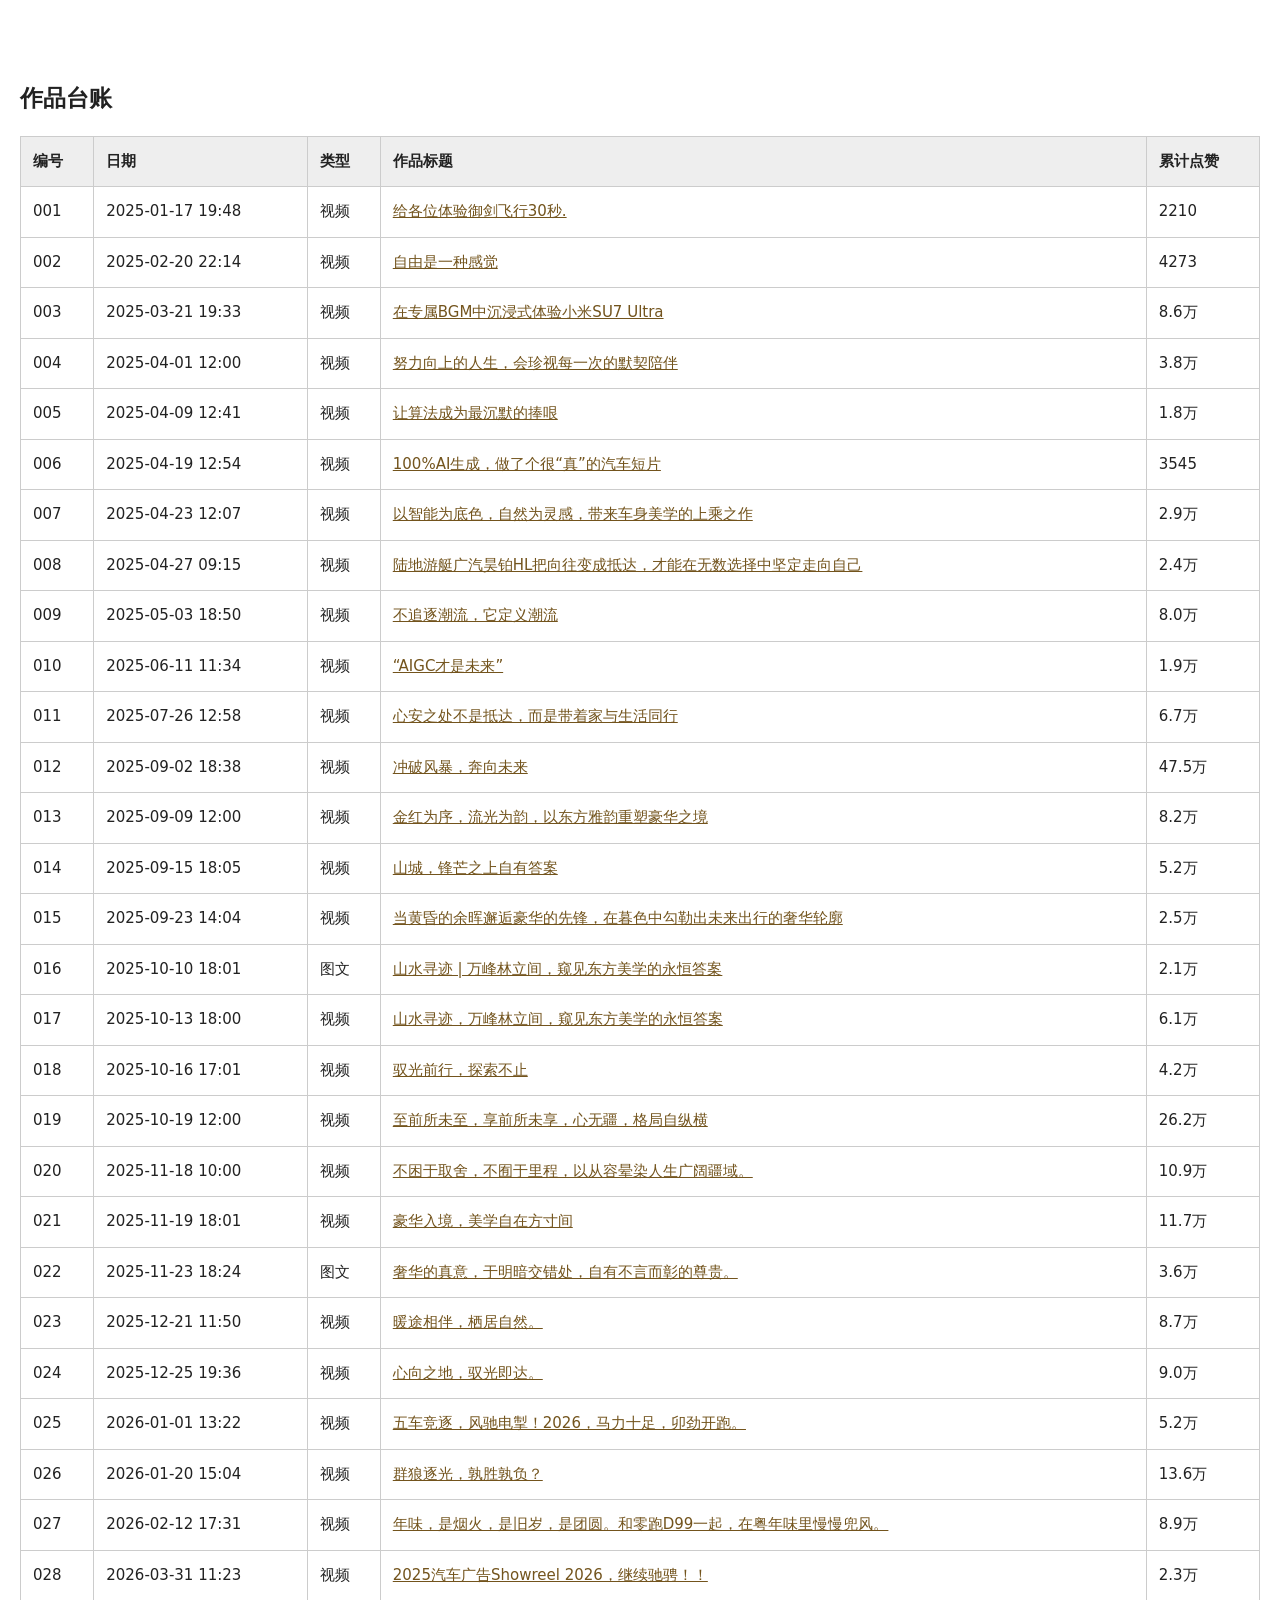
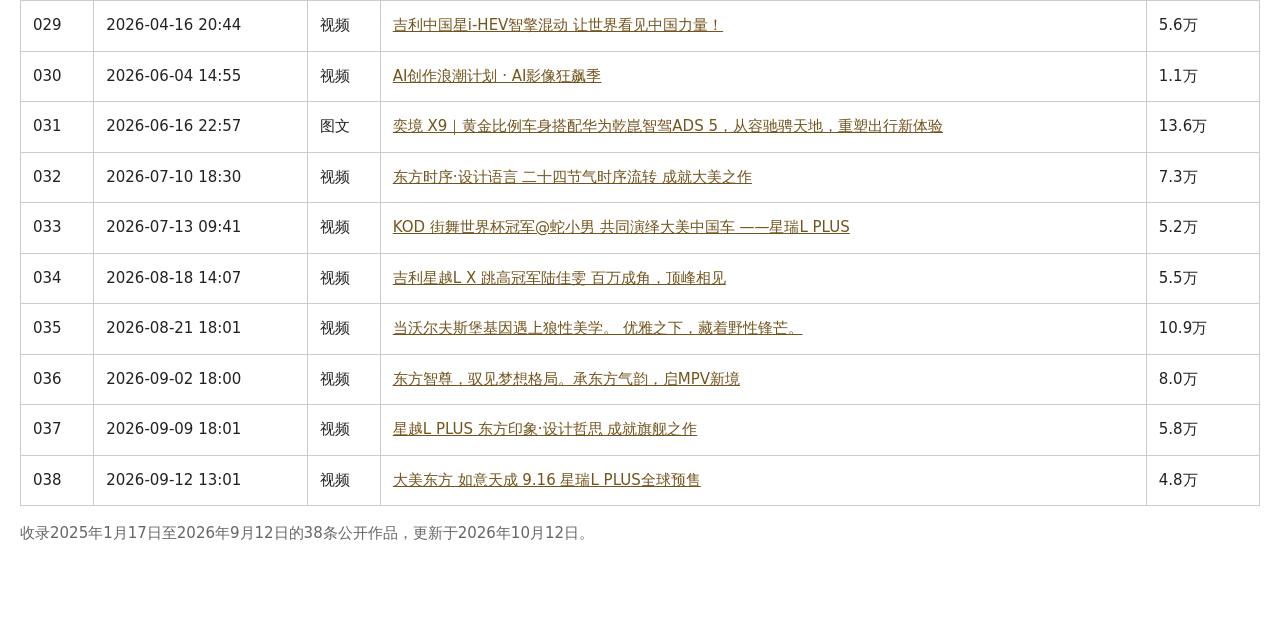
<file: downloads/文博Wilbur作品台账.html>
<!doctype html><html lang="zh-CN"><meta charset="utf-8"><meta name="viewport" content="width=device-width,initial-scale=1"><title>文博Wilbur作品台账</title><style>body{font:15px/1.7 system-ui;max-width:1300px;margin:40px auto;padding:20px;color:#222}table{border-collapse:collapse;width:100%}td,th{padding:12px;border:1px solid #ccc;text-align:left}th{background:#eee}a{color:#73541d}.source-note{color:#666}</style><section class="research-card" id="ledger"><div class="section-head"><h2>作品台账</h2></div><div class="table-scroll"><table><tr><th>编号</th><th>日期</th><th>类型</th><th>作品标题</th><th>累计点赞</th></tr><tr><td>001</td><td>2025-01-17 19:48</td><td>视频</td><td><a href="https://www.douyin.com/video/7460849857859685692" target="_blank" rel="noopener">给各位体验御剑飞行30秒.</a></td><td>2210</td></tr><tr><td>002</td><td>2025-02-20 22:14</td><td>视频</td><td><a href="https://www.douyin.com/video/7473504563211816249" target="_blank" rel="noopener">自由是一种感觉</a></td><td>4273</td></tr><tr><td>003</td><td>2025-03-21 19:33</td><td>视频</td><td><a href="https://www.douyin.com/video/7484195742333127995" target="_blank" rel="noopener">在专属BGM中沉浸式体验小米SU7 Ultra</a></td><td>8.6万</td></tr><tr><td>004</td><td>2025-04-01 12:00</td><td>视频</td><td><a href="https://www.douyin.com/video/7486715887626587451" target="_blank" rel="noopener">努力向上的人生，会珍视每一次的默契陪伴</a></td><td>3.8万</td></tr><tr><td>005</td><td>2025-04-09 12:41</td><td>视频</td><td><a href="https://www.douyin.com/video/7491168813887540539" target="_blank" rel="noopener">让算法成为最沉默的捧哏</a></td><td>1.8万</td></tr><tr><td>006</td><td>2025-04-19 12:54</td><td>视频</td><td><a href="https://www.douyin.com/video/7494883052229807418" target="_blank" rel="noopener">100%AI生成，做了个很“真”的汽车短片</a></td><td>3545</td></tr><tr><td>007</td><td>2025-04-23 12:07</td><td>视频</td><td><a href="https://www.douyin.com/video/7496184394651045179" target="_blank" rel="noopener">以智能为底色，自然为灵感，带来车身美学的上乘之作</a></td><td>2.9万</td></tr><tr><td>008</td><td>2025-04-27 09:15</td><td>视频</td><td><a href="https://www.douyin.com/video/7497611413758774587" target="_blank" rel="noopener">陆地游艇广汽昊铂HL把向往变成抵达，才能在无数选择中坚定走向自己</a></td><td>2.4万</td></tr><tr><td>009</td><td>2025-05-03 18:50</td><td>视频</td><td><a href="https://www.douyin.com/video/7500148041053654332" target="_blank" rel="noopener">不追逐潮流，它定义潮流</a></td><td>8.0万</td></tr><tr><td>010</td><td>2025-06-11 11:34</td><td>视频</td><td><a href="https://www.douyin.com/video/7514529995629612345" target="_blank" rel="noopener">“AIGC才是未来”</a></td><td>1.9万</td></tr><tr><td>011</td><td>2025-07-26 12:58</td><td>视频</td><td><a href="https://www.douyin.com/video/7531233582686326074" target="_blank" rel="noopener">心安之处不是抵达，而是带着家与生活同行</a></td><td>6.7万</td></tr><tr><td>012</td><td>2025-09-02 18:38</td><td>视频</td><td><a href="https://www.douyin.com/video/7545371178350546234" target="_blank" rel="noopener">冲破风暴，奔向未来</a></td><td>47.5万</td></tr><tr><td>013</td><td>2025-09-09 12:00</td><td>视频</td><td><a href="https://www.douyin.com/video/7547738810286624059" target="_blank" rel="noopener">金红为序，流光为韵，以东方雅韵重塑豪华之境</a></td><td>8.2万</td></tr><tr><td>014</td><td>2025-09-15 18:05</td><td>视频</td><td><a href="https://www.douyin.com/video/7549793632922209596" target="_blank" rel="noopener">山城，锋芒之上自有答案</a></td><td>5.2万</td></tr><tr><td>015</td><td>2025-09-23 14:04</td><td>视频</td><td><a href="https://www.douyin.com/video/7553161465496603962" target="_blank" rel="noopener">当黄昏的余晖邂逅豪华的先锋，在暮色中勾勒出未来出行的奢华轮廓</a></td><td>2.5万</td></tr><tr><td>016</td><td>2025-10-10 18:01</td><td>图文</td><td><a href="https://www.douyin.com/note/7559184441769659705" target="_blank" rel="noopener">山水寻迹 | 万峰林立间，窥见东方美学的永恒答案</a></td><td>2.1万</td></tr><tr><td>017</td><td>2025-10-13 18:00</td><td>视频</td><td><a href="https://www.douyin.com/video/7560275098596412732" target="_blank" rel="noopener">山水寻迹，万峰林立间，窥见东方美学的永恒答案</a></td><td>6.1万</td></tr><tr><td>018</td><td>2025-10-16 17:01</td><td>视频</td><td><a href="https://www.douyin.com/video/7561687374112836923" target="_blank" rel="noopener">驭光前行，探索不止</a></td><td>4.2万</td></tr><tr><td>019</td><td>2025-10-19 12:00</td><td>视频</td><td><a href="https://www.douyin.com/video/7562530556215774521" target="_blank" rel="noopener">至前所未至，享前所未享，心无疆，格局自纵横</a></td><td>26.2万</td></tr><tr><td>020</td><td>2025-11-18 10:00</td><td>视频</td><td><a href="https://www.douyin.com/video/7572166191164514993" target="_blank" rel="noopener">不困于取舍，不囿于里程，以从容晕染人生广阔疆域。</a></td><td>10.9万</td></tr><tr><td>021</td><td>2025-11-19 18:01</td><td>视频</td><td><a href="https://www.douyin.com/video/7574335920816932209" target="_blank" rel="noopener">豪华入境，美学自在方寸间</a></td><td>11.7万</td></tr><tr><td>022</td><td>2025-11-23 18:24</td><td>图文</td><td><a href="https://www.douyin.com/note/7575854670037477297" target="_blank" rel="noopener">奢华的真意，于明暗交错处，自有不言而彰的尊贵。</a></td><td>3.6万</td></tr><tr><td>023</td><td>2025-12-21 11:50</td><td>视频</td><td><a href="https://www.douyin.com/video/7585995519324622138" target="_blank" rel="noopener">暖途相伴，栖居⾃然。</a></td><td>8.7万</td></tr><tr><td>024</td><td>2025-12-25 19:36</td><td>视频</td><td><a href="https://www.douyin.com/video/7587733475689893169" target="_blank" rel="noopener">⼼向之地，驭光即达。</a></td><td>9.0万</td></tr><tr><td>025</td><td>2026-01-01 13:22</td><td>视频</td><td><a href="https://www.douyin.com/video/7590233492169607345" target="_blank" rel="noopener">五车竞逐，风驰电掣！2026，马力十足，卯劲开跑。</a></td><td>5.2万</td></tr><tr><td>026</td><td>2026-01-20 15:04</td><td>视频</td><td><a href="https://www.douyin.com/video/7592557908073819897" target="_blank" rel="noopener">群狼逐光，孰胜孰负？</a></td><td>13.6万</td></tr><tr><td>027</td><td>2026-02-12 17:31</td><td>视频</td><td><a href="https://www.douyin.com/video/7605835552190137521" target="_blank" rel="noopener">年味，是烟火，是旧岁，是团圆。和零跑D99一起，在粤年味里慢慢兜风。</a></td><td>8.9万</td></tr><tr><td>028</td><td>2026-03-31 11:23</td><td>视频</td><td><a href="https://www.douyin.com/video/7623252483519467121" target="_blank" rel="noopener">2025汽车广告Showreel 2026，继续驰骋！！</a></td><td>2.3万</td></tr><tr><td>029</td><td>2026-04-16 20:44</td><td>视频</td><td><a href="https://www.douyin.com/video/7629303437021433521" target="_blank" rel="noopener">吉利中国星i-HEV智擎混动 让世界看见中国力量！</a></td><td>5.6万</td></tr><tr><td>030</td><td>2026-06-04 14:55</td><td>视频</td><td><a href="https://www.douyin.com/video/7647430247970068091" target="_blank" rel="noopener">AI创作浪潮计划 · AI影像狂飙季</a></td><td>1.1万</td></tr><tr><td>031</td><td>2026-06-16 22:57</td><td>图文</td><td><a href="https://www.douyin.com/note/7652002006555969009" target="_blank" rel="noopener">奕境 X9｜黄金比例车身搭配华为乾崑智驾ADS 5，从容驰骋天地，重塑出行新体验</a></td><td>13.6万</td></tr><tr><td>032</td><td>2026-07-10 18:30</td><td>视频</td><td><a href="https://www.douyin.com/video/7660794986871860593" target="_blank" rel="noopener">东方时序·设计语言 二十四节气时序流转 成就大美之作</a></td><td>7.3万</td></tr><tr><td>033</td><td>2026-07-13 09:41</td><td>视频</td><td><a href="https://www.douyin.com/video/7661229748567771761" target="_blank" rel="noopener">KOD 街舞世界杯冠军@蛇小男 共同演绎大美中国车 ——星瑞L PLUS</a></td><td>5.2万</td></tr><tr><td>034</td><td>2026-08-18 14:07</td><td>视频</td><td><a href="https://www.douyin.com/video/7675209980656555249" target="_blank" rel="noopener">吉利星越L X 跳高冠军陆佳雯 百万成角，顶峰相见</a></td><td>5.5万</td></tr><tr><td>035</td><td>2026-08-21 18:01</td><td>视频</td><td><a href="https://www.douyin.com/video/7676365872517425841" target="_blank" rel="noopener">当沃尔夫斯堡基因遇上狼性美学。 优雅之下，藏着野性锋芒。</a></td><td>10.9万</td></tr><tr><td>036</td><td>2026-09-02 18:00</td><td>视频</td><td><a href="https://www.douyin.com/video/7680456800948410618" target="_blank" rel="noopener">东方智尊，驭见梦想格局。承东方气韵，启MPV新境</a></td><td>8.0万</td></tr><tr><td>037</td><td>2026-09-09 18:01</td><td>视频</td><td><a href="https://www.douyin.com/video/7683412493729085049" target="_blank" rel="noopener">星越L PLUS 东方印象·设计哲思 成就旗舰之作</a></td><td>5.8万</td></tr><tr><td>038</td><td>2026-09-12 13:01</td><td>视频</td><td><a href="https://www.douyin.com/video/7684320614493136881" target="_blank" rel="noopener">大美东方 如意天成 9.16 星瑞L PLUS全球预售</a></td><td>4.8万</td></tr></table></div><p class="source-note">收录2025年1月17日至2026年9月12日的38条公开作品，更新于2026年10月12日。</p></section></html>
</file>
<file: style.css>
:root{--ink:#152c31;--muted:#586e70;--line:#d7e1df;--green:#126658;--paper:#f3f5ef;--accent:#d8e991}*{box-sizing:border-box}html{scroll-behavior:smooth;scroll-padding-top:90px}body{margin:0;color:var(--ink);background:var(--paper);font:16px/1.85 -apple-system,BlinkMacSystemFont,"PingFang SC","Microsoft YaHei",sans-serif}a{color:var(--green);text-underline-offset:4px}button{font:inherit;cursor:pointer}header{position:sticky;top:0;z-index:5;background:#f3f5eff2;backdrop-filter:blur(12px);border-bottom:1px solid var(--line)}.top{max-width:1320px;margin:auto;display:flex;align-items:center;justify-content:space-between;padding:15px 36px;gap:20px}.brand{text-decoration:none;color:var(--ink);font-weight:750;letter-spacing:.03em}.top small{color:var(--muted)}.actions{display:flex;gap:10px}.btn{padding:8px 17px;border:1px solid var(--line);border-radius:6px;background:white;color:var(--ink);text-decoration:none;font-size:13px;white-space:nowrap}.btn.dark{background:var(--ink);color:white;border-color:var(--ink)}.hero{max-width:1248px;margin:0 auto;padding:72px 0 48px;display:grid;grid-template-columns:1.3fr .7fr;gap:70px}.eyebrow{font-size:12px;letter-spacing:.2em;color:var(--green);font-weight:700}.hero h1{font-size:clamp(40px,5vw,68px);line-height:1.13;letter-spacing:-.05em;margin:20px 0 24px}.hero h1 span{font-weight:400;display:block;font-size:.65em;margin-top:14px;letter-spacing:-.025em}.hero p{max-width:650px;color:var(--muted);font-size:17px}.tags{display:flex;gap:8px;flex-wrap:wrap}.tags span{border:1px solid var(--line);padding:3px 10px;border-radius:30px;font-size:12px}.summary{padding:28px 30px;background:var(--ink);color:white;border-radius:8px;display:flex;flex-direction:column;justify-content:center}.summary small{color:var(--accent);letter-spacing:.12em}.summary p{color:#d4e2df;font-size:15px}.summary strong{font-size:26px;line-height:1.6;display:block;margin:15px 0}.stats{max-width:1248px;margin:0 auto 52px;display:grid;grid-template-columns:repeat(3,1fr);border-top:1px solid var(--ink);border-bottom:1px solid var(--line)}.stat{padding:24px 28px;border-right:1px solid var(--line)}.stat:first-child{padding-left:0}.stat:last-child{border:0}.stat b{font-size:46px;letter-spacing:-.05em;font-weight:600}.stat b span{font-size:20px;margin-left:6px}.stat p{font-size:13px;color:var(--muted);margin:0;max-width:300px}.layout{max-width:1248px;margin:auto;display:grid;grid-template-columns:215px minmax(0,1fr);gap:56px}.side{position:sticky;top:96px;align-self:start;font-size:13px}.side p{font-size:11px;letter-spacing:.12em;color:var(--muted)}.side a{display:block;text-decoration:none;color:var(--muted);padding:8px 12px;border-left:2px solid transparent}.side a:hover,.side a.active{background:#e7ece2;border-color:var(--green);color:var(--ink)}section{scroll-margin-top:95px;margin-bottom:42px;padding-bottom:40px;border-bottom:1px solid var(--line)}.section-head{display:flex;gap:16px;align-items:baseline;margin-bottom:22px}.section-head>span{font-size:13px;color:var(--green);font-weight:650}h2{font-size:25px;line-height:1.5;margin:0;letter-spacing:-.02em}p{margin:16px 0}.table-scroll{overflow:auto;margin:24px 0;border:1px solid var(--line);border-radius:6px;background:#fff}table{border-collapse:collapse;width:100%;font-size:14px}th,td{padding:13px 17px;border-right:1px solid var(--line);border-bottom:1px solid var(--line);text-align:left;min-width:105px;vertical-align:top}th:last-child,td:last-child{border-right:0}tr:last-child td{border-bottom:0}th{background:#e9eee4;font-size:12px;font-weight:650;color:var(--muted)}td p,th p{margin:0}summary{cursor:pointer;list-style:none;background:#e9eee4;padding:16px 20px;display:flex;align-items:center;justify-content:space-between;border-radius:6px;font-size:14px}summary::-webkit-details-marker{display:none}details[open]>summary span{transform:rotate(45deg)}details>p{font-size:14px}figure{margin:24px 0}img{max-width:100%;height:auto;display:block;border:1px solid var(--line);border-radius:5px}figcaption{font-size:12px;color:var(--muted);margin-top:8px}footer{max-width:1248px;margin:30px auto 0;padding:24px 0 40px;border-top:1px solid var(--line);font-size:12px;color:var(--muted);display:flex;justify-content:space-between}.notice{font-size:13px;padding:16px 20px;background:#e9eee4;border-left:3px solid var(--green)}.progress{height:2px;width:0;background:var(--green);position:absolute;bottom:0}.copy-status{font-size:12px;color:var(--green)}:focus-visible{outline:3px solid #72983d;outline-offset:4px}@media(max-width:1320px){.hero,.stats,.layout,footer{margin-left:36px;margin-right:36px}}@media(max-width:900px){.hero{gap:28px;padding-top:44px}.layout{grid-template-columns:1fr;gap:20px}.side{position:static;display:flex;overflow:auto;gap:4px}.side p{display:none}.side a{white-space:nowrap;border-left:0;border-bottom:2px solid transparent}.hero h1{font-size:44px}.stat b{font-size:36px}.top small{display:none}}@media(max-width:620px){.top{padding:13px 18px}.brand{font-size:13px}.actions .btn{padding:6px 9px;font-size:11px}.hero,.stats,.layout,footer{margin-left:20px;margin-right:20px}.hero{display:block;padding:35px 0 28px}.hero h1{font-size:42px}.summary{margin-top:25px;padding:20px}.summary strong{font-size:21px}.stats{margin-bottom:30px}.stat{padding:16px 10px}.stat b{font-size:29px}.stat b span{font-size:13px}.stat p{font-size:11px}.section-head{gap:10px}h2{font-size:21px}p{font-size:15px}th,td{padding:10px;font-size:13px}footer{display:block}section{padding-bottom:26px;margin-bottom:30px}}@media(prefers-reduced-motion:reduce){html{scroll-behavior:auto}}@media print{header,.side,.actions,.copy-status{display:none}.hero,.stats,.layout,footer{margin:0}.hero{padding:0;display:block}.summary{background:white;color:black;border:1px solid #ccc}.summary p{color:black}.layout{display:block}body{background:white;font-size:11pt}section{break-inside:auto}h2{break-after:avoid}.table-scroll{overflow:visible}details>summary{display:none}img{max-height:600px;object-fit:contain}.stat b{font-size:30px}}

/* Layout stays stable throughout each animation. All animated state lives in GSAP. */
.tm-root{--tm-size:72px;--tm-color:#111;--tm-accent:#e62919;display:flex;flex-direction:column;align-items:center;justify-content:center;width:100%;min-width:0;color:var(--tm-color);font-family:system-ui,sans-serif;font-size:var(--tm-size);text-align:center;line-height:1.06}
.tm-title{display:flex;align-items:center;justify-content:center;flex-wrap:wrap;column-gap:.22em;row-gap:0;max-width:100%;font-weight:900;letter-spacing:-.055em}
.tm-mask{display:block;overflow:hidden;padding:.08em .075em;margin:-.08em -.075em;max-width:100%}
.tm-word{display:block;white-space:pre-wrap;overflow-wrap:anywhere;will-change:transform,opacity,filter}
.tm-title-stacked{flex-direction:column;align-items:center}
.tm-title-stacked .tm-mask:first-child{margin-right:.75em}
.tm-title-stacked .tm-mask:last-child{margin-left:.75em}
.tm-title-cjk{column-gap:.025em}
.tm-subtitle{display:inline-flex;flex-wrap:wrap;position:relative;max-width:100%;min-height:1.35em;margin-top:.18em;align-items:baseline;justify-content:center;font-size:.34em;font-weight:400;letter-spacing:-.035em;line-height:1.35;white-space:pre}
.tm-char-slot{position:relative;display:inline-block;flex:none}
.tm-glyph{opacity:0}
.tm-cursor{position:absolute;display:block;top:.13em;right:-.13em;width:.14em;height:1.03em;background:var(--tm-accent);opacity:0;pointer-events:none}
.tm-cursor-initial{left:0;right:auto}

.tm-line-break{flex-basis:100%;height:0}

/* MotionSites: atmospheric background direction; React Bits: blur/count/hover inspiration.
   Original page choreography + local TypeMotion blur-up. */
.hero{position:relative;isolation:isolate;overflow:hidden;margin-top:26px;margin-bottom:36px;border-radius:16px;padding:64px 48px;background:#10272b;color:#f0f6ef;min-height:490px;gap:50px}.hero:before{content:"";position:absolute;inset:-60%;z-index:-2;background:conic-gradient(from 80deg at 55% 48%,transparent 0deg,#21786b66 45deg,transparent 85deg,#92cdb31c 130deg,transparent 180deg,#5a98785c 250deg,transparent 310deg);filter:blur(45px);animation:ambient-shift 24s linear infinite}.hero:after{content:"";position:absolute;inset:0;z-index:-1;background:radial-gradient(ellipse at 25% 60%,#10272b88,transparent 60%),linear-gradient(110deg,#10272b99,transparent 70%);pointer-events:none}.hero .eyebrow{color:#b9d896}.hero p{color:#b7cbc7}.hero .tags span{border-color:#54716b;color:#d3e2dc}.hero h1{margin:20px 0 24px;font-size:clamp(38px,4.4vw,64px);min-height:142px;line-height:1.12}.hero h1>span{font-size:.6em;font-weight:400;letter-spacing:.01em}.hero .summary{position:relative;background:#f7fff909;border:1px solid #c5e5d028;box-shadow:inset 0 1px 0 #ffffff15;overflow:hidden;transition:transform .5s cubic-bezier(.2,.8,.2,1),border-color .5s}.hero .summary:after{content:"";position:absolute;inset:-140% -100%;pointer-events:none;background:linear-gradient(110deg,transparent 40%,#d9ffee15 50%,transparent 60%);transform:translateX(-40%);transition:transform 1s}.hero .summary:hover{transform:translateY(-5px);border-color:#c5e5d06b}.hero .summary:hover:after{transform:translateX(40%)}.summary small{position:relative;z-index:1}.summary strong,.summary p{position:relative;z-index:1}.hero .summary p{font-size:14px}.light-orbit{position:absolute;width:350px;height:350px;right:-90px;bottom:-130px;border:1px solid #bae3c937;border-radius:50%;transform:rotateX(65deg) rotate(-25deg);pointer-events:none;box-shadow:0 0 50px #6eb89017,inset 0 0 60px #6eb89013}.light-orbit:before,.light-orbit:after{content:"";position:absolute;inset:20px;border:1px solid #bae3c91f;border-radius:50%}.light-orbit:after{inset:45px}.light-orbit i{width:9px;height:9px;border-radius:50%;background:#c9eab0;box-shadow:0 0 20px #dcffc2;display:block;position:absolute;left:50%;top:0;transform-origin:0 175px;animation:orbit 18s linear infinite}.tm-root{align-items:flex-start;text-align:left;font-family:inherit;color:inherit;font-size:inherit}.tm-title{justify-content:flex-start;font-weight:730;letter-spacing:-.045em}.tm-subtitle{justify-content:flex-start;font-size:.59em;margin-top:.25em;letter-spacing:0;line-height:1.4}.tm-title .tm-mask{padding:.15em .05em;margin:-.15em -.05em}.tm-root .tm-cursor{width:.055em;background:#b5d899}.hero h1 .tm-word{font-size:1em;line-height:1.14;margin:0;display:block;font-weight:730}.stats .stat{position:relative}.stats b{font-variant-numeric:tabular-nums}.stat:after{content:"";position:absolute;bottom:-1px;left:0;height:2px;width:0;background:var(--green);transition:width .6s}.stat:hover:after{width:100%}.side a{transition:background .25s,color .25s,padding-left .25s}.side a:hover{padding-left:18px}.btn{transition:transform .2s,background .2s}.btn:hover{transform:translateY(-2px)}#motion-toggle{min-width:84px}.pause-motion *,.pause-motion:before,.pause-motion:after,.pause-motion *:before,.pause-motion *:after{animation-play-state:paused!important}.motion-note{font-size:11px;color:#b7cbc7;letter-spacing:.02em;margin-top:20px}.chart-panel{padding:22px 22px 14px;border:1px solid var(--line);border-radius:8px;background:#fff;margin:24px 0}.chart-panel h3{margin:0;font-size:16px}.chart-panel p{font-size:12px;color:var(--muted);margin:5px 0 20px}.bar-chart{height:190px;display:flex;gap:8px;align-items:flex-end;border-bottom:1px solid var(--line);padding:0 5px}.bar-chart .bar-cell{height:100%;flex:1;display:flex;align-items:flex-end;position:relative;min-width:0}.bar-chart .bar{width:100%;background:#226958;border-radius:3px 3px 0 0;transform-origin:bottom;min-height:2px;position:relative;transition:background .2s}.bar-chart .bar.peak{background:#adc971}.bar-chart .bar-cell:hover .bar,.bar-chart .bar-cell:focus .bar{background:#c1b368}.bar-chart .bar-cell:before{content:attr(data-tip);position:absolute;bottom:100%;left:50%;transform:translate(-50%,4px);background:#172e31;color:#fff;padding:5px 9px;white-space:nowrap;border-radius:4px;font-size:11px;opacity:0;pointer-events:none;z-index:2;transition:opacity .2s,transform .2s}.bar-chart .bar-cell:hover:before,.bar-chart .bar-cell:focus:before{opacity:1;transform:translate(-50%,-5px)}.chart-axis{display:flex;justify-content:space-between;color:var(--muted);font-size:11px;margin-top:10px}.motion-source-note{max-width:1248px;margin:0 auto 28px;color:var(--muted);font-size:11px}.motion-source-note a{color:inherit}.motion-source-note summary{font-size:11px;padding:10px;background:transparent;justify-content:flex-start}.sr-only{position:absolute!important;width:1px!important;height:1px!important;padding:0!important;margin:-1px!important;overflow:hidden!important;clip:rect(0,0,0,0)!important;white-space:nowrap!important;border:0!important}@keyframes ambient-shift{0%{transform:rotate(0deg) scale(1)}50%{transform:rotate(180deg) scale(1.1)}100%{transform:rotate(360deg) scale(1)}}@keyframes orbit{to{transform:rotate(360deg)}}@media(max-width:900px){.hero{padding:36px 28px;gap:28px}.hero h1{font-size:40px;min-height:130px}.top .actions{gap:6px}.motion-source-note{margin:0 36px 24px}}@media(max-width:620px){.hero{margin-top:16px;padding:30px 22px;border-radius:10px;min-height:auto}.hero h1{font-size:38px;min-height:117px}.hero .summary{min-height:225px}.hero .eyebrow{font-size:10px;letter-spacing:.12em}.top{gap:6px}.top .brand{font-size:11px}.actions .btn{font-size:10px;padding:6px}#motion-toggle{min-width:auto}.hero .tags{gap:6px}.hero .tags span{font-size:10px}.bar-chart{gap:4px;height:145px}.chart-panel{padding:15px}.motion-source-note{margin:0 20px 20px}.bar-chart .bar-cell:before{white-space:normal;width:70px}.hero .summary{margin-top:25px}.light-orbit{right:-60px}}@media(prefers-reduced-motion:reduce){*,*:before,*:after{animation:none!important;transition:none!important;scroll-behavior:auto!important}}@media print{.hero{color:#152c31;background:white;margin:0;padding:20px 0;min-height:0;display:block}.hero:before,.hero:after,.light-orbit,.motion-note,.motion-source-note{display:none}.hero p,.hero .eyebrow,.hero .summary p{color:#152c31}.hero .summary{border-color:#ccc}.hero h1{min-height:0}.tm-root{color:#152c31!important}.hero .tags span{color:#152c31}.bar-chart .bar{print-color-adjust:exact;-webkit-print-color-adjust:exact}}
/* Isolate the reusable component from the original report's h1 span rules. */
.hero h1 .tm-title span,.hero h1 .tm-subtitle span{font-size:inherit;font-weight:inherit;letter-spacing:inherit;margin-top:0}.hero h1 .tm-char-slot{display:inline-block}.hero h1 .tm-glyph{display:inline}.hero h1 .tm-cursor{display:block}.hero h1 .tm-title{column-gap:.14em}.hero h1 .tm-mask{margin-top:-.15em}.hero h1 .tm-subtitle{font-size:.59em}

.evidence-figure{margin:28px 0;background:white;border:1px solid var(--line);border-radius:10px;overflow:hidden}.evidence-label{padding:13px 16px;display:flex;justify-content:space-between;font-size:13px;font-weight:650;border-bottom:1px solid var(--line);gap:12px}.evidence-label span{font-size:11px;color:var(--muted);font-weight:400}.image-zoom{display:block;border:0;padding:0;width:100%;background:transparent;cursor:zoom-in}.image-zoom img{border:0;border-radius:0;width:100%;max-height:none}.evidence-figure figcaption{padding:11px 16px;margin:0;font-size:12px}.account-links{display:flex;gap:12px;flex-wrap:wrap;margin:18px 0 30px}.account-links a{border:1px solid var(--line);border-radius:6px;padding:8px 14px;font-size:13px;background:#fff;text-decoration:none}#image-dialog{border:0;background:#101c20;color:white;padding:15px;width:95vw;max-width:1600px;max-height:94vh;border-radius:10px}#image-dialog::backdrop{background:#071013da}#image-dialog .dialog-top{display:flex;justify-content:space-between;align-items:center;gap:16px;margin-bottom:12px;font-size:13px}#image-dialog img{width:100%;height:auto;border:0;max-height:78vh;object-fit:contain}#image-dialog button{padding:6px 14px;background:#e8eee6;border:0;border-radius:5px}body:has(#image-dialog[open]){overflow:hidden}@media print{.evidence-figure{break-inside:avoid}.evidence-figure img{max-height:500px;object-fit:contain}.evidence-label span,#image-dialog{display:none}}

/* 参考网站：xing-ai-first-step.yefengtage614.chatgpt.site；暖黑 #101010、米白 #f4f1e9、浅金 #e7cd94。原始证据图保留原色。 */
:root{color-scheme:dark;--ink:#f4f1e9;--muted:#b9b0a0;--line:#39352e;--green:#e7cd94;--paper:#101010;--accent:#e7cd94}
body{background:var(--paper)}
header{background:#101010ef}.btn{background:#24211c}.btn.dark{background:#e7cd94;color:#101010;border-color:#e7cd94}.btn:hover{border-color:#e7cd94}
.hero{background:#101010;color:#f4f1e9;border-color:#39352e}
.hero:before{background:conic-gradient(from 20deg,#e7cd9426,transparent 28%,#c5a46430 48%,transparent 66%,#a8874d20);opacity:.7}
.hero:after{background:radial-gradient(ellipse at 75% 25%,transparent,#10101088 70%),linear-gradient(125deg,#10101025,#10101099)}
.hero .eyebrow,.summary small{color:#e7cd94}.hero p,.summary p{color:#c5b99f}.hero .tags span{border-color:#635841;color:#d7cebd}
.hero .summary{background:#e7cd9408;border-color:#e7cd9428}.hero .summary:before{background:linear-gradient(110deg,transparent,#e7cd9415,transparent)}
.light-orbit{border-color:#e7cd9445;box-shadow:0 0 70px #e7cd941c}.light-orbit i{background:#e7cd94;box-shadow:0 0 25px #e7cd9477}
.hero .tm-root{--tm-color:#f4f1e9!important;--tm-accent:#e7cd94!important}.hero .tm-cursor{background:#e7cd94!important}
.stats{border-top-color:#706047}.stat b{color:#f4f1e9}
.side a:hover,.side a.active{background:#28231b;color:#e7cd94;border-color:#e7cd94}
.table-scroll,.chart-panel,.evidence-figure{background:#1b1915;border-color:#39352e}th{background:#2a261e;color:#c5b99f}td{color:#f4f1e9}
summary,.notice{background:#252119;color:#e8decb}.notice{border-left-color:#e7cd94}
.account-links a{background:#28231b;color:#e7cd94;border-color:#635841}.account-links a:hover{background:#383023}
.evidence-figure figcaption{color:#b9b0a0}.chart-panel p,.chart-axis{color:#b9b0a0}.bar{background:#a68d5d}.bar.peak{background:#e7cd94}.bar-cell:hover .bar,.bar-cell:focus .bar{background:#f0ddb6}.bar-cell:before{background:#f0ddb6;color:#211d16}
.bar-chart{border-color:#635841}#image-dialog{background:#161410}#image-dialog button{background:#e7cd94;color:#101010}
:focus-visible{outline-color:#e7cd94}::selection{background:#e7cd94;color:#101010}
.hero h1 .tm-subtitle{color:#e7cd94}.summary strong{color:#f4f1e9}
@media print{
:root{color-scheme:light;--ink:#211d16;--muted:#465261;--line:#cbd1d8;--green:#6c542d;--paper:#fff;--accent:#6c542d}
body,.hero,.hero .summary,.table-scroll,.chart-panel,.evidence-figure{background:white;color:#211d16}
.hero p,.hero .eyebrow,.summary p,.summary small,.stat b,td,.evidence-figure figcaption{color:#211d16}
th,summary,.notice{background:#edf0f3;color:#211d16}.hero .tags span{color:#211d16;border-color:#b2bac5}
.hero .tm-root{--tm-color:#211d16!important;--tm-accent:#6c542d!important}.hero .tm-title,.hero .tm-subtitle{color:#211d16!important}
}

/* Exhibition rhythm inspired by the supplied reference; all research evidence remains readable. */
.hero{min-height:88svh;max-width:1440px;border-radius:0;margin-top:0;padding:85px 5vw 65px;grid-template-columns:1.55fr .65fr;align-items:center;gap:5vw}
.hero h1{font-size:clamp(58px,7vw,108px);min-height:0;line-height:1.05;letter-spacing:-.055em;margin:25px 0 35px}
.hero h1 .tm-title{font-size:inherit!important;line-height:1.05;font-weight:850}.hero h1 .tm-subtitle{font-size:clamp(26px,3.1vw,47px);font-weight:650;line-height:1.4;margin-top:18px;letter-spacing:-.035em}
.hero p{font-size:clamp(16px,1.45vw,21px);max-width:35em;line-height:1.8}.hero .summary{border:0;border-left:1px solid #65573c;box-shadow:none;border-radius:0;background:transparent;padding:0 0 0 30px;min-height:250px}.hero .summary strong{font-size:clamp(22px,2.1vw,32px)}.hero .summary p{font-size:14px}.light-orbit{display:none}
.start-reading{display:inline-flex;align-items:center;gap:40px;font-size:14px;text-decoration:none;border-bottom:1px solid #e7cd9480;padding:8px 0;margin-bottom:12px}.start-reading span{font-size:28px;transition:transform .3s}.start-reading:hover span{transform:translate(5px,5px)}
.stats{padding:10px 0 25px;margin-bottom:75px}.stat b{font-size:clamp(44px,5.2vw,78px);font-weight:650}.stat p{max-width:30em;line-height:1.7}
.layout{display:block}.side{position:sticky;top:70px;z-index:4;display:flex;overflow-x:auto;background:#101010ed;backdrop-filter:blur(14px);padding:9px 0;border-top:1px solid #39352e;border-bottom:1px solid #39352e;gap:3px;margin-bottom:40px;scrollbar-width:thin}.side p{display:none}.side a{font-size:11px;white-space:nowrap;padding:10px;border-left:0;border-bottom:2px solid transparent}.side a:hover{padding-left:10px}.side a.active{border-bottom-color:#e7cd94}
main>section{padding:65px 0 80px;margin-bottom:0;scroll-margin-top:160px}.section-head{display:block;margin-bottom:38px}.section-head>span{display:block;font-family:Menlo,monospace;letter-spacing:.1em;margin-bottom:16px}.section-head h2{font-size:clamp(30px,4vw,56px);max-width:21em;line-height:1.24;letter-spacing:-.04em;font-weight:800}section>p{max-width:56em;font-size:18px;line-height:1.95;color:#c5b99f}
.title-piece{display:inline-block;white-space:pre}.section-head h2{color:#e7cd94}
#s0>.table-scroll{margin:35px 0}#s0 td:first-child{font-size:36px;color:#e7cd94;width:23%;font-variant-numeric:tabular-nums}#s0 td{padding:24px}#s0>p:first-of-type{font-size:clamp(21px,2vw,28px);color:#f4f1e9;line-height:1.7}.evidence-figure{margin-top:40px;box-shadow:0 18px 60px #0003}.image-zoom img{transition:transform .7s}.image-zoom:hover img{transform:scale(1.012)}.image-zoom{overflow:hidden}
.case-grid{display:grid;grid-template-columns:repeat(3,minmax(0,1fr));gap:28px;margin:42px 0}.case-card{padding:30px 0;border-top:2px solid #e7cd94;display:flex;flex-direction:column;position:relative;transition:transform .4s}.case-card:hover{transform:translateY(-7px)}.case-index{font:12px Menlo,monospace;color:#b9b0a0;letter-spacing:.1em}.case-card h3{font-size:28px;line-height:1.4;margin:25px 0 12px;min-height:80px;letter-spacing:-.035em}.case-card small{color:#b9b0a0}.case-data{color:#e7cd94;font-size:22px;line-height:1.65;border-bottom:1px solid #39352e;padding:10px 0}.case-insight{font-size:17px;color:#c5b99f;line-height:1.8;flex:1}.case-card>a{font-size:13px;margin-top:18px;align-self:flex-start}
#s2{display:grid;grid-template-columns:.8fr 1.2fr;gap:0 65px}#s2 .section-head{grid-row:1/4}#s2 .section-head h2{font-size:clamp(35px,3.5vw,50px)}#s2>p{margin-top:0;margin-bottom:26px;font-size:16px}#s2>p:last-child{padding:24px;background:#e7cd94;color:#211d16}
#s3{background:#f4f1e9;color:#101010;padding:60px;margin:40px 0}#s3 .section-head>span{color:#82612d}#s3 .section-head h2{color:#101010}#s3>p{color:#534938}#s3>p:nth-last-child(2){font-size:clamp(22px,2.1vw,30px);line-height:1.85;font-weight:650;color:#101010;border-top:1px solid #c5b99f;padding-top:30px}#s3>p:last-child{font-size:13px}
.chart-panel{padding:35px}.chart-panel h3{font-size:24px}.bar-chart{height:260px;gap:14px}.bar-chart .bar{background:#a68d5d}.bar-chart .bar.peak{background:#e7cd94}.bar-chart .bar-cell:hover .bar,.bar-chart .bar-cell:focus .bar{background:#f0ddb6}
@media(max-width:900px){.hero{grid-template-columns:1fr;gap:30px;padding:55px 30px}.hero .summary{display:none}.side{top:68px}.case-grid{gap:18px}.case-card h3{font-size:22px}.case-data{font-size:19px}#s2{display:block}#s3{padding:35px}}
@media(max-width:620px){.hero{padding:45px 5px;min-height:78svh}.hero h1{font-size:clamp(45px,11vw,65px)}.hero h1 .tm-subtitle{font-size:27px}.hero p{font-size:16px}.stats{margin-bottom:35px}.stat b{font-size:32px}.side{top:59px}.case-grid{grid-template-columns:1fr;gap:10px}.case-card h3{min-height:0;font-size:29px}.case-data{font-size:22px}main>section{padding:45px 0;scroll-margin-top:130px}section>p{font-size:16px}#s0 td{padding:13px}#s0 td:first-child{font-size:25px}#s3{padding:25px 20px}.chart-panel{padding:17px}.bar-chart{gap:5px;height:190px}}
@media print{.hero{min-height:0;padding:20px 0}.hero h1{font-size:46px}.start-reading,.side{display:none}.stats{margin-bottom:25px}main>section{padding:20px 0}.section-head h2{font-size:25px}.title-piece{color:inherit!important}.case-grid{display:block}.case-card{break-inside:avoid}.case-card h3{min-height:0}#s2{display:block}#s3{padding:20px;margin:0}.hero .summary{display:block}section>p,.case-data,.case-insight{color:#211d16}.evidence-figure{box-shadow:none}}

#s2{display:block}#s2 .section-head h2{font-size:clamp(30px,4vw,56px)}#s2>p:last-child{background:transparent;color:var(--muted);padding:0}#s5 table{min-width:1050px}.side{gap:12px}.evidence-figure figcaption{padding:14px}.evidence-figure img{width:100%}
.film-toolbar{display:flex;align-items:center;gap:14px;flex-wrap:wrap;margin:25px 0;font-size:13px;color:var(--muted)}.film-toolbar label{margin-right:auto}.film-toolbar select{font:inherit;padding:9px;background:#24211c;color:#e7cd94;border:1px solid #635841;border-radius:4px}.film-stage{position:relative}.film-track{display:flex;overflow-x:auto;gap:20px;padding:15px 2px 25px;scrollbar-color:#ad9464 #24211c;scrollbar-width:thin;overscroll-behavior-x:contain}.film-card{flex:0 0 290px;text-align:left;padding:22px;background:#1b1915;border:1px solid #39352e;border-radius:7px;color:#f4f1e9;display:flex;flex-direction:column;gap:13px;transition:background .25s,border-color .25s,transform .25s}.film-card:hover,.film-card:focus-visible{background:#28231b;border-color:#e7cd94;transform:translateY(-6px)}.film-no{font:11px Menlo,monospace;letter-spacing:.14em;color:#b9b0a0}.film-card time{font:17px Menlo,monospace;color:#e7cd94}.film-art{height:145px;background:linear-gradient(135deg,#332c20,#141310);border-top:1px solid #766347;border-bottom:1px solid #766347;display:flex;align-items:center;padding:16px;font-size:27px;font-weight:750;line-height:1.3}.film-card strong{font-size:18px;line-height:1.6;min-height:86px}.film-card small{color:#b9b0a0;line-height:1.7}.film-state{font-size:11px;color:#e7cd94;margin-top:auto}.film-note{font-size:13px!important;color:#b9b0a0!important}.film-detail-grid{display:grid;grid-template-columns:1fr 1fr;gap:35px}#film-dialog{width:min(1040px,94vw);max-height:88svh;overflow:auto;background:#181612;color:#f4f1e9;border:1px solid #635841;padding:30px;border-radius:12px}#film-dialog::backdrop{background:#000c;backdrop-filter:blur(7px)}.film-dialog-top{display:flex;align-items:center;justify-content:space-between;margin-bottom:24px;color:#e7cd94}#film-title{font-size:30px;line-height:1.5}#film-meta{font-size:13px;color:#b9b0a0}#film-dialog h3{font-size:17px;color:#e7cd94}#film-dialog p{font-size:15px;line-height:1.9}#film-prompt{width:100%;height:260px;padding:14px;background:#101010;border:1px solid #39352e;color:#c5b99f;resize:vertical;font:13px/1.8 inherit}#film-copy-status{font-size:12px;display:block;margin-top:10px}@media(max-width:620px){.film-card{flex-basis:265px}.film-detail-grid{grid-template-columns:1fr}#film-dialog{padding:22px}#film-title{font-size:23px}}@media print{#timeline{display:none}#film-dialog{display:none}}

#film-analysis{margin-top:32px;padding-top:24px;border-top:1px solid #635841}#film-analysis h3{font-size:23px}#film-analysis h4{font-size:17px;color:#e7cd94;margin:28px 0 10px}#film-analysis h5{font-size:16px;margin:24px 0 10px}.analysis-summary{font-size:17px!important;color:#f4f1e9}.analysis-limits{background:#2a241a;border-left:3px solid #e7cd94;padding:16px}#film-analysis summary{color:#e7cd94}#film-analysis td{font-size:13px;padding:12px}#film-analysis p{max-width:65em}

.film-state{font-size:14px;color:#d7cebd;line-height:1.85}.content-summary{font-size:21px!important;line-height:1.95!important;margin:32px 0;color:#f4f1e9}#film-dialog{max-width:780px}#film-link{margin-right:auto}@media(max-width:620px){.content-summary{font-size:18px!important}}

/* Original styling inspired by the supplied motion and component galleries. */
:root{--ex-gold:#e7cd94;--ex-ink:#10100f}
html{scroll-behavior:smooth}body{background:#10100f}header .top{max-width:1440px}.hero{max-width:1440px;min-height:78svh;padding:90px 5vw 65px;background:#141310;border:1px solid #5f51382b;border-radius:0;gap:70px;margin-top:18px;grid-template-columns:1.45fr .7fr}
.hero:before{inset:-70%;background:conic-gradient(from 90deg,transparent,#b195501a,transparent 25%,#e7cd9414,transparent 60%);filter:blur(65px);animation:ambient-shift 35s linear infinite}.hero:after{background:linear-gradient(90deg,#11110fe6,transparent),radial-gradient(ellipse at 85% 50%,#ac884414,transparent 65%)}
.hero .eyebrow{font:11px/1.7 Menlo,monospace;letter-spacing:.2em;color:#baaa89}.hero h1{font-size:clamp(65px,8vw,118px);letter-spacing:-.06em;line-height:1.05;margin:32px 0}.hero h1 .tm-title{font-size:inherit!important;font-weight:800}.hero h1 .tm-subtitle{font-size:clamp(30px,3.3vw,48px);font-weight:500;letter-spacing:.04em;margin-top:20px}.hero>div>p{font-size:18px;line-height:1.85;color:#c5b99f;max-width:30em}.hero .tags{margin-top:30px;gap:9px}.hero .tags span{font-size:11px;letter-spacing:.05em;border-radius:30px;padding:7px 12px}.start-reading{padding:14px 22px;border:1px solid #ad95625c;border-radius:30px;background:#e7cd940a;gap:35px;transition:background .25s,border-color .25s}.start-reading:hover{background:#e7cd941a;border-color:#e7cd94}.hero .summary{border:0!important;padding:35px 0!important;min-height:0;background:transparent!important;transform:none!important;overflow:visible}.hero .summary:after{display:none}.hero .summary strong{font-size:28px;line-height:1.5}.ex-orbit{width:min(28vw,330px);aspect-ratio:1;margin:0 auto 32px;border:1px solid #bba16a70;border-radius:50%;display:grid;place-items:center;position:relative;background:radial-gradient(circle,#e7cd9408,transparent 70%);box-shadow:0 0 80px #e7cd9407}.ex-orbit:before{content:"";position:absolute;inset:13px;border:1px dashed #bba16a45;border-radius:50%;animation:ex-spin 80s linear infinite}.ex-orbit:after{content:"";position:absolute;inset:36px;border:1px solid #bba16a20;border-radius:50%}.ex-orbit>div{text-align:center}.ex-orbit b{display:block;font:normal clamp(70px,7vw,110px)/1 Menlo,monospace;color:#e7cd94;letter-spacing:-.09em;padding-right:.09em}.ex-orbit span{display:block;font:10px/2 Menlo,monospace;letter-spacing:.22em;color:#b9b0a0;margin-top:15px}.ex-orbit i{position:absolute;top:20%;right:10%;height:7px;width:7px;background:#e7cd94;border-radius:50%;box-shadow:0 0 20px #e7cd9470}
.stats{border-top:1px solid #544832;border-bottom:1px solid #544832;gap:0;margin-bottom:70px;padding:0}.stat{padding:30px!important;border-right:1px solid #544832}.stat:last-child{border-right:0}.stat b{font-size:clamp(40px,4.5vw,68px);font-weight:500}.stat p{font-size:12px;letter-spacing:.03em;max-width:22em}.side{padding:12px 0;gap:6px!important}.side a{font-size:12px;padding:10px 13px;border-radius:25px}.side a.active{background:#e7cd9411;color:#e7cd94}.section-head>span{font-size:10px;color:#a99262;letter-spacing:.18em}.section-head h2{font-size:clamp(32px,4vw,58px);line-height:1.28;font-weight:700;letter-spacing:-.03em}.section-head{margin-bottom:32px}main>section{border-top:1px solid #42392b;padding:65px 0 75px}section>p{font-size:17px;line-height:1.95;max-width:56em;margin:22px 0}section>p strong{color:#f0dfba}td{line-height:1.7!important}table tr:first-child td{background:#e7cd940a;color:#e7cd94;font-size:12px;letter-spacing:.04em}.evidence-figure{border:1px solid #544832;border-radius:10px;overflow:hidden}.evidence-figure figcaption{font-size:12px}
#timeline{position:relative}#timeline>.section-head{margin-bottom:20px}.film-toolbar{gap:12px}.film-year{font:12px Menlo,monospace;padding:10px 18px;background:transparent;border:1px solid #615438;color:#e7cd94;border-radius:22px;cursor:pointer}.film-year[aria-pressed="true"],.film-year:hover,.film-year:focus-visible{background:#e7cd9420}.film-stage:before,.film-stage:after{content:"";position:absolute;top:0;bottom:0;width:26px;z-index:1;pointer-events:none}.film-stage:before{left:-2px;background:linear-gradient(90deg,#10100f,transparent)}.film-stage:after{right:-2px;background:linear-gradient(-90deg,#10100f,transparent)}.film-track{padding:22px 5px 35px;align-items:stretch}.film-card{flex-basis:310px;background:linear-gradient(160deg,#252117,#171613 65%);border:1px solid #63513565;border-radius:12px;padding:24px;gap:16px;transition:transform .3s,border-color .3s,box-shadow .3s;position:relative;overflow:hidden}.film-card:hover,.film-card:focus-visible{transform:translateY(-8px);border-color:#e7cd94;box-shadow:0 15px 35px #0007;background:linear-gradient(160deg,#302819,#1a1813 65%)}.film-card:after{content:"↗";position:absolute;right:22px;top:20px;color:#e7cd94;opacity:.4;font-size:20px;transition:opacity .2s,transform .2s}.film-card:hover:after{opacity:1;transform:translate(2px,-2px)}.film-no{font-size:10px;letter-spacing:.13em}.film-card time{font-size:14px}.film-art{height:110px;font-size:27px;background:transparent;border-top:1px solid #76634770;border-bottom:1px solid #76634770;padding:15px 0;color:#e7cd94}.film-card strong{font-size:17px;min-height:76px;line-height:1.65;font-weight:600}.film-state{font-size:14px;line-height:1.85;color:#beb5a4;margin-top:0}.film-ruler{display:flex;align-items:center;gap:18px;margin:12px 4px 25px;font:10px Menlo,monospace;letter-spacing:.08em;color:#bba16a}.film-ruler input{flex:1;min-width:0;accent-color:#e7cd94;cursor:pointer}.film-note{line-height:1.8!important;font-size:12px!important}.film-toolbar select{border-radius:20px;padding:10px 14px}.btn{border-radius:24px!important}.content-summary{font-size:22px!important;line-height:1.9!important}#film-dialog{border-radius:18px;padding:36px}#film-dialog[open]{animation:ex-dialog .22s ease-out}#film-title{font-size:28px;font-weight:600}#film-position{font:11px Menlo,monospace;letter-spacing:.1em}
@keyframes ex-spin{to{transform:rotate(360deg)}}@keyframes ex-dialog{from{opacity:0;transform:translateY(16px) scale(.98)}to{opacity:1;transform:none}}
@media(max-width:900px){.hero{grid-template-columns:1fr;min-height:70svh;padding:65px 30px}.hero .summary{display:none}.hero h1{font-size:clamp(65px,11vw,96px)}}@media(max-width:620px){.hero{margin-top:0;padding:55px 15px;min-height:68svh}.hero h1{font-size:64px}.hero h1 .tm-subtitle{font-size:29px}.hero>div>p{font-size:15px}.stat{padding:20px 10px!important}.stat b{font-size:34px}.stat b span{display:block;font-size:11px;white-space:nowrap;margin-top:7px}.stat b{white-space:nowrap}.stat p{font-size:10px}.film-card{flex-basis:280px}.film-toolbar{gap:8px}.film-year{padding:8px 12px}.section-head h2,#s2 .section-head h2{font-size:32px}section>p{font-size:16px}#film-dialog{padding:22px}#film-title{font-size:23px}.content-summary{font-size:18px!important}.side{top:59px}}
@media(prefers-reduced-motion:reduce){html{scroll-behavior:auto}.ex-orbit:before,#film-dialog[open]{animation:none}.film-card,.start-reading{transition:none}}
@media print{.ex-orbit,.film-ruler{display:none}.hero{min-height:0;background:none;border:0}.stat{border:0}.hero:before,.hero:after{display:none}main>section{padding:20px 0}.btn{display:none}}
/* Compact classroom view; all source details remain expandable. */
.hero{min-height:65svh;padding:75px 5vw;align-items:center}.hero h1{margin:28px 0}.hero .summary{margin:0}.ex-orbit{margin:0 auto;--orbit-radius:min(14vw,165px)}.ex-orbit:before{animation-duration:18s}.ex-orbit:after{animation:ex-ring 5s ease-in-out infinite}.ex-orbit i{top:50%;left:50%;right:auto;margin:-3px;animation:ex-dot 7s linear infinite}.ex-orbit b{animation:ex-glow 4s ease-in-out infinite}.stats{margin-bottom:38px}.stat{padding:22px 30px!important}main>section{padding:42px 0}.section-head{margin-bottom:20px}.section-head h2,#s2 .section-head h2{font-size:clamp(28px,3vw,43px)}.section-head>span{margin-bottom:10px}.report-brief{font-size:19px!important;max-width:48em;color:#d4c9b4}.report-expand{margin-top:24px;border:1px solid #5e513635;border-radius:10px}.report-expand>summary{list-style:none;cursor:pointer;padding:18px 22px;color:#bba16a;font-size:13px;display:flex;justify-content:space-between;align-items:center}.report-expand>summary::-webkit-details-marker{display:none}.report-expand>summary span{font-size:21px;transition:transform .2s}.report-expand[open]>summary span{transform:rotate(45deg)}.report-evidence{padding:0 22px 22px}.report-evidence>p{font-size:15px;line-height:1.9;color:#c5b99f}.report-evidence>.evidence-figure{margin-top:24px}.film-cover{display:block;width:100%;aspect-ratio:323/430;object-fit:contain;background:#111;border-radius:6px}.film-art:has(img){height:auto;display:block;padding:0;border:0;overflow:hidden}.film-card strong{min-height:0}.film-state{display:-webkit-box;-webkit-box-orient:vertical;-webkit-line-clamp:3;overflow:hidden}.film-card{gap:12px}.film-no{padding-right:22px}.film-modal-cover{display:block;max-height:330px;max-width:100%;width:auto;margin:24px auto;object-fit:contain;border-radius:8px}#film-dialog .content-summary{margin-top:24px}.film-stage:before,.film-stage:after{width:18px}
@keyframes ex-dot{from{transform:rotate(0deg) translateX(calc(var(--orbit-radius) - 5px))}to{transform:rotate(360deg) translateX(calc(var(--orbit-radius) - 5px))}}@keyframes ex-glow{0%,100%{text-shadow:0 0 0 transparent}50%{text-shadow:0 0 32px #e7cd9433}}@keyframes ex-ring{0%,100%{opacity:.4;transform:scale(.98)}50%{opacity:1;transform:scale(1.025)}}
@media(max-width:620px){.hero{min-height:55svh;padding:50px 15px}.stat{padding:18px 10px!important}.report-brief{font-size:17px!important}.report-evidence{padding:0 14px 14px}.film-modal-cover{max-height:260px}}
@media(prefers-reduced-motion:reduce){.ex-orbit i,.ex-orbit:after,.ex-orbit b{animation:none}}
@media print{.report-expand{border:0}.report-expand>summary{display:none}.report-evidence{padding:0}.hero{min-height:0}.film-modal-cover{display:none}}

.notice{display:none}#timeline>.section-head{margin-bottom:16px}#timeline>p:first-of-type{font-size:15px;margin:16px 0}.film-toolbar{margin:20px 0}

/* Compact cover browsing; summaries live in the detail dialog. */
.film-track{gap:14px;padding:14px 3px 24px}.film-card{flex:0 0 195px;padding:12px;gap:10px;border-radius:9px}.film-card:after{display:none}.film-card time{font-size:11px;letter-spacing:.03em}.film-card strong{font-size:13px;line-height:1.65;font-weight:500;margin:0}.film-cover{border-radius:4px}.film-card:hover,.film-card:focus-visible{transform:translateY(-4px)}
@media(max-width:620px){.film-card{flex-basis:155px;padding:10px}.film-card strong{font-size:12px}.film-track{gap:12px}}

/* Minimal two-column video detail. */
#film-dialog{width:min(880px,92vw);max-width:880px;padding:36px;border-radius:14px;position:fixed}.film-detail-layout{display:grid;grid-template-columns:minmax(180px,270px) minmax(0,1fr);gap:34px;align-items:center}.film-modal-cover{width:100%;max-width:none;max-height:none;aspect-ratio:323/430;object-fit:contain;margin:0;border-radius:8px}.film-detail-text{min-width:0}#film-meta{margin:0 0 14px;font:12px Menlo,monospace;color:#bba16a}#film-title{font-size:26px;line-height:1.5;margin:0}#film-dialog .content-summary{font-size:17px!important;line-height:1.85!important;margin:22px 0 28px}#film-link{display:inline-block;font-size:13px;border-bottom:1px solid #bba16a80;padding-bottom:8px}.film-dismiss{position:absolute;right:12px;top:8px;font:26px/1.2 sans-serif;padding:6px 10px;border:0;background:transparent;color:#bba16a;cursor:pointer}.film-dismiss:hover{color:#fff}.film-dismiss:focus-visible{outline:1px solid #e7cd94;border-radius:5px}
@media(max-width:620px){#film-dialog{padding:35px 22px 25px}.film-detail-layout{grid-template-columns:1fr;gap:20px}.film-modal-cover{max-width:180px;max-height:240px;margin:0 auto}#film-title{font-size:22px}#film-dialog .content-summary{font-size:16px!important;margin:18px 0 22px}}

/* Keep interactive hit areas fixed, and reserve space for both sticky bars. */
html{scrollbar-gutter:stable}.side{top:var(--header-height,73px)}main>section{scroll-margin-top:calc(var(--header-height,73px) + var(--nav-height,70px) + 18px)}
.film-card:hover,.film-card:focus-visible,.case-card:hover{transform:none}.film-card:focus-visible{outline:2px solid #e7cd94;outline-offset:2px}
html.dialog-open{overflow:hidden}dialog{overscroll-behavior:contain}#film-dialog{max-height:calc(100svh - 32px)}.film-dismiss{z-index:2;background:#181612;border-radius:8px}
#image-dialog{max-width:94vw;max-height:calc(100svh - 32px);overflow:auto}#image-dialog img{max-width:100%;height:auto}#close-image{position:sticky;top:0;z-index:2}
html:has(body.pause-motion){scroll-behavior:auto}.pause-motion #film-dialog[open]{animation:none}.pause-motion .film-card,.pause-motion .start-reading,.pause-motion .hero-preview,.pause-motion .hero-gallery-inner,.pause-motion .title-piece{transition:none}
@media(max-width:620px){.side{top:var(--header-height,73px)}.film-dismiss{position:sticky;top:0;float:right;margin:-26px -12px 0 0}.film-detail-layout{clear:both}.film-toolbar label{width:100%}}
@media print{html.dialog-open{overflow:visible}}
/* Anchor offset is handled once by section margins. */
html{scroll-padding-top:0}
@media(max-width:380px){.hero-preview{width:calc((100vw - 90px)/2.3)}.hero-gallery-inner{height:245px}.gallery-caption{font-size:7px;letter-spacing:0}.hero-footnote{gap:10px;flex-wrap:wrap}}

/* One visual hierarchy throughout the report, without repeated micro-labels. */
.section-head{margin-bottom:20px}.section-head h2{font-size:clamp(28px,3vw,44px);line-height:1.35;max-width:26em}
main>section{padding:42px 0 48px}.report-brief{font-size:16px!important;line-height:1.85!important;margin:18px 0!important;max-width:54em}
.report-expand{margin-top:20px;border:0;border-top:1px solid #5e513635;border-radius:0}.report-expand>summary{padding:14px 0;font-size:12px}.report-evidence{padding:8px 0 20px}
.film-toolbar{margin:20px 0 12px}.film-ruler{margin:8px 4px 0}.evidence-figure figcaption{font-size:12px;color:#bba16a}.side{margin-bottom:20px}.stats{margin-bottom:35px}.stat{padding:24px!important}footer{font-size:12px;color:#867b65}
@media(max-width:620px){main>section{padding:32px 0 36px}.section-head h2{font-size:27px}.report-brief{font-size:15px!important}.stat{padding:18px 8px!important}.stat p{font-size:10px}}
.report-expand{border:0}.report-expand>summary{display:inline-flex;justify-content:flex-start;gap:16px;width:fit-content;background:transparent;padding:10px 0;border-radius:0;line-height:1.4}.report-expand>summary:hover{background:transparent;color:#e7cd94}.report-expand>summary span{font-size:18px;margin:0}

.film-track{scroll-behavior:auto;touch-action:pan-x pan-y}.film-card,.film-cover{user-select:none;-webkit-user-drag:none}.film-track.is-dragging,.film-track.is-dragging .film-card{cursor:grabbing}.film-track.is-dragging .film-card{pointer-events:none}

.modern-hero{position:relative;min-height:74svh;grid-template-columns:1.1fr 1fr;gap:45px;padding:65px 5vw 85px;background:#10100f;border:0;overflow:hidden}.modern-hero:before{background:radial-gradient(ellipse,#d4bc7e10,transparent 60%);inset:-30%;animation:none}.modern-hero:after{background:linear-gradient(180deg,transparent 65%,#10100f);z-index:-1}.modern-hero h1{font-size:clamp(75px,9vw,132px);margin:30px 0 28px;line-height:1}.modern-hero h1 .tm-title{background:linear-gradient(175deg,#fff9eb,#b9aa88);background-clip:text;-webkit-background-clip:text;color:transparent!important;font-weight:850!important}.modern-hero h1 .tm-subtitle{font-size:clamp(30px,3.5vw,51px);letter-spacing:-.03em;color:#e7cd94;font-weight:500}.modern-hero .hero-line{font-size:16px;color:#a89c84;margin:20px 0 26px;line-height:1.8}.modern-hero .eyebrow{font-size:10px;letter-spacing:.16em}.modern-hero .start-reading{border-radius:30px;font-size:13px;padding:12px 22px;background:#e7cd940d}.hero-footnote{display:flex;gap:24px;font:10px/1.8 Menlo,monospace;letter-spacing:.06em;color:#867b65;margin-top:30px}.hero-footnote span{font-family:inherit}.hero-gallery{position:relative;min-width:0;perspective:1000px;z-index:1}.hero-gallery-inner{position:relative;height:430px;transform-style:flat;transition:transform .25s ease-out;will-change:transform}.hero-preview{position:absolute;top:25px;left:50%;width:220px;border:1px solid #bda46d60;border-radius:13px;padding:7px;background:#181611;box-shadow:0 25px 55px #0009;cursor:pointer;color:#e7cd94;transition:filter .2s,border-color .2s,box-shadow .2s;text-align:left}.hero-preview img{display:block;width:100%;aspect-ratio:323/430;object-fit:contain;border-radius:7px}.hero-preview>span{display:flex;justify-content:space-between;padding:14px 6px 8px;font-size:11px;letter-spacing:.02em}.hero-preview b{font-weight:400}.hero-preview-0{transform:translateX(-110%) translateY(22px) rotate(-12deg);filter:brightness(.65);z-index:1}.hero-preview-1{transform:translateX(13%) translateY(25px) rotate(12deg);filter:brightness(.7);z-index:2}.hero-preview-2{transform:translateX(-50%) translateY(-5px) rotate(-2deg);z-index:3}.hero-preview:hover,.hero-preview:focus-visible{filter:brightness(1);border-color:#e7cd94;box-shadow:0 25px 55px #0009,0 0 24px #e7cd9418;z-index:4}.gallery-caption{display:flex;justify-content:space-between;font:9px/1.8 Menlo,monospace;letter-spacing:.1em;color:#8d8069;margin:0 15px;gap:12px}.drive-scene{position:absolute;bottom:0;left:-10%;width:120%;height:145px;z-index:-1;pointer-events:none;transform:perspective(500px) rotateX(40deg);overflow:hidden;opacity:.7}.drive-lane{position:absolute;left:-20%;width:140%;height:1px;background:linear-gradient(90deg,transparent,#e7cd942f,transparent);transform:rotate(-6deg)}.lane-one{top:30%}.lane-two{top:65%}.lane-three{top:90%}.drive-light{position:absolute;top:55%;height:2px;width:180px;background:linear-gradient(90deg,transparent,#e7cd94);box-shadow:0 0 14px #e7cd9480;animation:drive-pass 4s ease-in-out infinite;transform:rotate(-6deg)}@keyframes drive-pass{0%{left:-20%;opacity:0}15%{opacity:.7}75%{opacity:.7}100%{left:110%;opacity:0}}
@media(max-width:1100px){.hero-preview{width:185px}.hero-gallery-inner{height:360px}.modern-hero{padding-left:35px;padding-right:35px;gap:25px}.modern-hero h1{font-size:95px}}
@media(max-width:900px){.modern-hero{grid-template-columns:1fr;gap:40px;padding:55px 28px 45px;min-height:0}.modern-hero h1{font-size:clamp(75px,15vw,110px)}.hero-gallery{max-width:560px;width:100%;margin:0 auto}.hero-preview{width:200px}.hero-gallery-inner{height:390px}.hero-copy{position:relative;z-index:2}}
@media(max-width:620px){.modern-hero{padding:38px 18px 30px;gap:35px}.modern-hero h1{font-size:70px;margin:25px 0}.modern-hero h1 .tm-subtitle{font-size:30px}.modern-hero .hero-line{font-size:14px;margin:15px 0 20px}.hero-preview{width:145px;padding:5px;border-radius:10px}.hero-gallery-inner{height:295px}.gallery-caption{font-size:8px;margin:0}.hero-preview>span{font-size:9px;padding:10px 3px 5px}.hero-footnote{margin-top:20px;font-size:9px}.hero-preview-0{transform:translateX(-102%) translateY(17px) rotate(-10deg)}.hero-preview-1{transform:translateX(3%) translateY(20px) rotate(10deg)}.hero-gallery{max-width:360px}}
@media(prefers-reduced-motion:reduce){.drive-light{animation:none}.hero-gallery-inner,.hero-preview{transition:none}}.pause-motion .hero-gallery-inner{transform:none!important}@media print{.hero-gallery,.drive-scene{display:none}.modern-hero{min-height:0;display:block}.modern-hero h1 .tm-title{color:#111!important;-webkit-text-fill-color:#111;background:none}.hero-footnote{color:#111}}

.modern-hero:before{inset:0;background:radial-gradient(circle at var(--light-x,75%) var(--light-y,45%),#e7cd9411,transparent 42%);filter:none;transition:background .15s}.hero-random{color:#a99b7b;background:transparent;border:0;padding:14px 12px;margin-left:12px;cursor:pointer;font:inherit;font-size:12px;transition:color .2s,transform .2s}.hero-random:hover{color:#e7cd94;transform:translateX(3px)}.hero-random:focus-visible{outline:1px solid #e7cd94;border-radius:20px}.drive-grid{position:absolute;inset:-40%;background-image:linear-gradient(#ad976012 1px,transparent 1px),linear-gradient(90deg,#ad976012 1px,transparent 1px);background-size:60px 38px;mask-image:linear-gradient(transparent,#000 70%);transform:rotate(-6deg);animation:drive-grid-shift 12s linear infinite}.drive-light-second{top:85%;width:100px;animation-delay:-2s;animation-duration:5s;opacity:.4}.hero-preview:after{content:"";position:absolute;inset:-1px;border:1px solid #e7cd94;border-radius:14px;opacity:0;transition:opacity .25s;pointer-events:none;clip-path:polygon(0 0,22% 0,22% 2%,2% 2%,2% 20%,0 20%,0 0,100% 0,100% 20%,98% 20%,98% 2%,78% 2%,78% 0,100% 0,100% 100%,78% 100%,78% 98%,98% 98%,98% 80%,100% 80%,100% 100%,0 100%,0 80%,2% 80%,2% 98%,22% 98%,22% 100%,0 100%)}.hero-preview:hover:after,.hero-preview:focus-visible:after{opacity:1}@keyframes drive-grid-shift{to{background-position:60px 38px}}
@media(max-width:620px){.hero-random{margin-left:5px;padding:12px 6px;font-size:11px}.drive-grid{background-size:45px 30px}}@media(prefers-reduced-motion:reduce){.drive-grid{animation:none}.hero-random{transition:none}}
@media(max-width:380px){.hero-preview{width:calc((100vw - 90px)/2.3)}.hero-gallery-inner{height:245px}.gallery-caption{font-size:7px;letter-spacing:0}.hero-footnote{gap:10px;flex-wrap:wrap}}

/* Clean hero hierarchy: one account name, one sentence, two actions. */
.modern-hero{min-height:72svh;padding-top:65px;padding-bottom:65px;align-items:center}
.modern-hero h1{margin:0 0 25px;font-size:clamp(76px,8.2vw,120px)}
.modern-hero h1 .tm-subtitle{font-size:clamp(36px,4vw,58px);font-weight:600;letter-spacing:-.02em;margin-top:18px}
.modern-hero .hero-line{margin:24px 0 25px;font-size:17px;line-height:1.7}
.hero-gallery-inner{height:390px}
@media(max-width:1100px){.hero-gallery-inner{height:340px}.modern-hero h1{font-size:92px}}
@media(max-width:900px){.modern-hero{min-height:0;padding:50px 28px 35px;gap:35px}.hero-gallery-inner{height:365px}.modern-hero h1{font-size:clamp(75px,15vw,110px)}}
@media(max-width:620px){.modern-hero{padding:40px 18px 28px;gap:30px}.modern-hero h1{font-size:70px}.modern-hero h1 .tm-subtitle{font-size:34px;margin-top:14px}.modern-hero .hero-line{font-size:14px;margin:20px 0}.hero-gallery-inner{height:275px}}
@media(max-width:380px){.modern-hero h1{font-size:64px}.modern-hero h1 .tm-subtitle{font-size:30px}.hero-gallery-inner{height:220px}}

.hero-profile .hero-gallery-inner{height:auto;min-height:0}.hero-profile-shot{display:block;width:100%;padding:0;border:1px solid #bda46d60;border-radius:12px;overflow:hidden;background:#181611;box-shadow:0 25px 55px #0008;cursor:zoom-in}.hero-profile-shot img{display:block;width:100%;height:auto;object-fit:contain;transition:none}.hero-profile-shot:hover img{transform:none}.hero-profile-shot:focus-visible{outline:2px solid #e7cd94;outline-offset:4px}.hero-account-link{display:inline-block;color:#bba16a;font-size:12px;margin-top:18px;text-decoration:none;border-bottom:1px solid #bba16a55;padding-bottom:6px}.hero-account-link:hover{color:#e7cd94}.modern-hero:has(.hero-profile){grid-template-columns:.9fr 1.2fr;gap:55px}.hero-profile{width:100%}
@media(max-width:900px){.modern-hero:has(.hero-profile){grid-template-columns:1fr;gap:35px}.hero-profile{max-width:680px}}
@media(max-width:620px){.hero-account-link{font-size:11px;margin-top:12px}}
/* Crop the original screenshot in presentation only; the lightbox retains the full source. */
.modern-hero:has(.hero-profile){grid-template-columns:repeat(2,minmax(0,1fr));align-items:start;gap:60px;padding-top:75px;padding-bottom:65px;min-height:0}
.hero-profile-shot{position:relative;aspect-ratio:3/2;border-radius:10px}
.hero-profile-shot img{position:absolute;width:171.929825%;max-width:none!important;max-height:none!important;height:auto;left:-20.467836%;top:-11.403509%;object-fit:initial}
.hero-profile .hero-gallery-inner{transform:none!important;transition:none;will-change:auto}
.hero-account-link{margin-top:16px}.modern-hero h1{font-size:clamp(76px,7.8vw,114px)}
@media(max-width:1100px){.modern-hero:has(.hero-profile){gap:35px;padding-top:55px}.modern-hero h1{font-size:86px}.modern-hero h1 .tm-subtitle{font-size:42px}}
@media(max-width:900px){.modern-hero:has(.hero-profile){grid-template-columns:1fr;gap:30px;padding-top:45px;padding-bottom:35px}.hero-profile{margin:0;max-width:680px}.modern-hero h1{font-size:clamp(75px,14vw,100px)}}
@media(max-width:620px){.modern-hero:has(.hero-profile){padding:35px 18px 28px;gap:28px}.modern-hero h1{font-size:70px}.modern-hero h1 .tm-subtitle{font-size:34px}.hero-profile-shot{border-radius:8px}}
@media(max-width:380px){.modern-hero h1{font-size:64px}.modern-hero h1 .tm-subtitle{font-size:30px}}
/* Balanced editorial opening: closer columns and shared vertical edges. */
@media(min-width:901px){
.modern-hero:has(.hero-profile){grid-template-columns:1fr 1.08fr;gap:32px;padding-top:64px;padding-bottom:60px;align-items:stretch}
.modern-hero .hero-copy{display:flex;flex-direction:column;align-items:flex-start;min-width:0}
.modern-hero h1{font-size:clamp(96px,11.4vw,164px);line-height:1;margin:0 0 22px;letter-spacing:-.045em}
.modern-hero h1 .tm-title{column-gap:.07em}
.modern-hero h1 .tm-subtitle{font-size:clamp(44px,4.9vw,70px);margin-top:16px;letter-spacing:-.03em;line-height:1.25}
.modern-hero .hero-line{font-size:17px;margin:8px 0 22px}
.modern-hero .start-reading{margin-top:auto;margin-bottom:0;padding:10px 22px;gap:25px}
.modern-hero .hero-random{margin:12px 0 0;padding:0 0 7px;font-size:12px}
.hero-profile{display:flex;flex-direction:column}.hero-profile .hero-gallery-inner{width:100%}.hero-account-link{align-self:flex-start;margin-top:16px}
}
@media(min-width:901px) and (max-width:1100px){.modern-hero h1{font-size:112px}.modern-hero h1 .tm-subtitle{font-size:45px}.modern-hero:has(.hero-profile){gap:26px}.modern-hero .hero-line{font-size:14px}}
.hero-actions{display:flex;align-items:center;gap:18px;flex-wrap:wrap}
@media(min-width:901px){.modern-hero h1{font-size:clamp(96px,10.4vw,150px)}.modern-hero h1 .tm-subtitle{font-size:clamp(44px,4.4vw,64px)}.hero-actions{margin-top:auto}.modern-hero .start-reading{margin:0}.modern-hero .hero-random{margin:0;padding:12px 0}.modern-hero:has(.hero-profile){padding-top:55px}}
@media(min-width:901px) and (max-width:1100px){.modern-hero h1{font-size:112px}.modern-hero h1 .tm-subtitle{font-size:45px}}
@media(max-width:620px){.hero-actions{gap:8px}.modern-hero .hero-random{margin-left:0}}

#research{padding:0;border:0}.research-group{padding-top:32px}.research-group-label{font-size:13px!important;color:#96896f!important;font-weight:400!important;letter-spacing:.08em;margin:0 0 20px!important}.research-card{padding:30px 0 42px;margin:0;border-top:1px solid #bda46d38;min-width:0}.research-card .section-head{margin:0 0 18px}.research-card h2{font-size:clamp(24px,2.6vw,36px);line-height:1.4;margin:0;color:#e7cd94}.research-card .report-brief{display:none}.research-card .report-expand{display:block;margin:0;border:0}.research-card .report-evidence{padding:0}.research-card p{font-size:15px!important;line-height:1.85!important}.research-card .evidence-figure{margin:24px 0}.research-card table{font-size:14px}.table-scroll{max-width:100%;overflow:auto}
@media(min-width:1000px){.layout{display:grid!important;grid-template-columns:190px minmax(0,1fr)!important;gap:38px!important;align-items:start}.layout>.side{position:sticky!important;top:calc(var(--header-height,58px) + 24px)!important;display:flex!important;flex-direction:column!important;align-items:stretch!important;border:0!important;border-left:1px solid #bda46d45!important;padding:0 0 0 14px!important;gap:3px!important;max-height:calc(100svh - var(--header-height,58px) - 48px);overflow-y:auto;scrollbar-width:thin}.side .outline-link{font-size:12px;padding:9px 12px!important;line-height:1.5;text-decoration:none;border:0!important;border-radius:7px!important;position:relative;color:#a69a81}.side .outline-link:before{content:'';position:absolute;left:-18px;top:50%;width:6px;height:6px;border-radius:50%;background:#6a5b40;transform:translateY(-50%)}.side .outline-link.active{color:#e7cd94;background:#e7cd9410}.side .outline-link.active:before{background:#e7cd94;box-shadow:0 0 10px #e7cd9455}.outline-group{font-size:10px;color:#766b57;margin:19px 12px 6px;letter-spacing:.06em}.layout>main{min-width:0}.research-card,#timeline{scroll-margin-top:calc(var(--header-height,58px) + 24px)!important}}
@media(max-width:999px){.side{position:sticky!important;top:var(--header-height,58px)!important;display:flex!important;flex-wrap:nowrap!important;overflow-x:auto;gap:8px!important;padding:10px 0!important;background:#10100f;z-index:5}.outline-group{display:none}.outline-link{flex-shrink:0;font-size:12px!important}.research-card{scroll-margin-top:calc(var(--header-height,58px) + var(--nav-height,48px) + 12px)!important}.research-card table{font-size:12px}.research-card{padding:24px 0}.research-card p{font-size:14px!important}}
@media print{.side{display:none!important}.layout{display:block!important}.research-card .report-expand{display:block!important}.research-card{break-inside:auto}.research-group-label{color:#111!important}}

.stat[role=button]{cursor:pointer;position:relative;transition:background .2s}.stat[role=button]:hover{background:#e7cd940b}.stat[role=button]:focus-visible{outline:2px solid #e7cd94;outline-offset:-3px}.stat[role=button]:after{content:'↗';position:absolute;right:20px;top:20px;font-size:16px;color:#bba16a;opacity:0;transition:opacity .2s}.stat[role=button]:hover:after,.stat[role=button]:focus-visible:after{opacity:1}
#stat-dialog{width:min(1080px,94vw);max-height:calc(100svh - 32px);padding:0;background:#181612;color:#f4f1e9;border:1px solid #635841;border-radius:14px;overflow:auto}#stat-dialog::backdrop{background:#000c;backdrop-filter:blur(7px)}#stat-close{flex-shrink:0;border:0;background:transparent;color:#bba16a;font:28px/1 sans-serif;padding:8px;cursor:pointer}#stat-close:focus-visible{outline:1px solid #e7cd94}#stat-detail-body{padding:24px 28px 28px}.stat-cover-grid{display:grid;grid-template-columns:repeat(5,minmax(0,1fr));gap:16px}.stat-cover-card{text-align:left;color:#e7cd94;padding:0;border:0;background:transparent;cursor:pointer;min-width:0;border-radius:6px}.stat-cover-card img{display:block;width:100%;aspect-ratio:323/430;object-fit:contain;border-radius:6px;background:#111;border:1px solid #63584155}.stat-cover-card:hover img{border-color:#e7cd94}.stat-cover-card strong{display:block;font-size:12px;line-height:1.6;font-weight:500;margin:10px 0 6px}.stat-cover-card small{font:10px/1.7 Menlo,monospace;color:#9d9179}.stat-cover-card:focus-visible{outline:2px solid #e7cd94;outline-offset:4px}#stat-detail-body>.table-scroll{margin-bottom:25px}#stat-detail-body>.table-scroll+.stat-cover-grid{grid-template-columns:repeat(3,minmax(0,180px))}
@media(max-width:800px){.stat-cover-grid{grid-template-columns:repeat(3,minmax(0,1fr))}}
@media(max-width:620px){.stat-cover-grid{grid-template-columns:repeat(2,minmax(0,1fr));gap:14px}#stat-detail-body{padding:20px}.stat-cover-card small{font-size:9px}#stat-detail-body>.table-scroll+.stat-cover-grid{grid-template-columns:repeat(2,minmax(0,1fr))}}
@media(prefers-reduced-motion:reduce){.stat[role=button],.stat[role=button]:after{transition:none}}.pause-motion .stat[role=button]{transition:none}
@media print{#stat-dialog{display:none!important}.stat[role=button]:after{display:none}}
</file>
<file: wilbur.css>
.modern-hero h1{opacity:1!important;visibility:visible!important;transform:none!important;display:block!important}.modern-hero h1 span{display:block;font-size:clamp(54px,5.5vw,80px);color:#e7cd94;line-height:1.15}.modern-hero h1{font-size:clamp(88px,10vw,144px);line-height:1.13}.modern-hero .hero-profile-shot{aspect-ratio:1.52!important}.modern-hero .hero-profile-shot img{object-fit:cover;object-position:left top}.modern-hero .hero-copy{opacity:1!important}.hero-actions{margin-top:35px!important}.stats .stat{text-decoration:none}.stats .stat:hover{background:#e7cd940a}.scope-line,.source-note{font-size:12px!important;color:#a89f8e!important;line-height:1.8}.film-card time{display:flex;justify-content:space-between;align-items:center}.film-card time em{font:10px system-ui;font-style:normal;color:#e7cd94}.film-card{transform:none!important}.film-art img{width:100%;height:100%;object-fit:cover}.cover-study{display:grid;grid-template-columns:repeat(3,minmax(0,1fr));gap:20px;max-width:620px}.cover-example{background:none;border:0;padding:0;text-align:left;color:#b9ad95;cursor:pointer}.cover-example img{width:100%;height:auto;border-radius:6px}.cover-example span{display:block;font-size:12px;margin-top:8px}.download-links{display:flex;gap:22px;flex-wrap:wrap}.download-links a{padding-bottom:8px;border-bottom:1px solid #6d6148;font-size:14px}#ledger table{min-width:720px}#ledger td:nth-child(4){min-width:210px}#ledger td:nth-child(2){white-space:nowrap}#image-dialog{width:min(1200px,95vw);max-height:92svh;overflow:auto;border:1px solid #766347;background:#121210;padding:38px 12px 12px;border-radius:8px}#image-dialog img{display:block;width:100%;height:auto}#image-close{position:absolute;right:12px;top:4px;background:none;border:0;color:#e7cd94;font-size:28px;cursor:pointer}#image-dialog::backdrop{background:#000c;backdrop-filter:blur(5px)}.image-zoom{cursor:zoom-in}html.dialog-open{overflow:hidden}.film-content-summary:empty{min-height:60px}.film-year{cursor:pointer}a:focus-visible,button:focus-visible,input:focus-visible,select:focus-visible{outline:2px solid #e7cd94;outline-offset:4px}.evidence-figure img{width:100%;height:auto}.film-track{user-select:none}.research-card p{max-width:none}.hero-copy{animation:enter .65s ease both}.hero-gallery{animation:enter .8s ease both}@keyframes enter{from{opacity:0;transform:translateY(15px)}to{opacity:1;transform:none}}@media(max-width:900px){.modern-hero h1{font-size:80px}.modern-hero h1 span{font-size:54px}.modern-hero .hero-line{white-space:normal}.hero-profile-shot{max-height:330px}.hero-actions{margin-top:20px!important}}@media(max-width:620px){.modern-hero h1{font-size:64px}.modern-hero h1 span{font-size:42px}.cover-study{gap:12px}.stats{grid-template-columns:repeat(3,minmax(0,1fr))!important}.stats .stat{padding:16px 10px!important}.stats .stat b{font-size:36px!important}.stats .stat p{font-size:10px!important}.stats .stat b span{font-size:12px!important}.film-toolbar{gap:10px}.scope-line{font-size:11px!important}#film-dialog{max-height:88svh}.download-links{flex-direction:column;align-items:flex-start}}@media(prefers-reduced-motion:reduce){*,*::before,*::after{animation:none!important;transition:none!important;scroll-behavior:auto!important}}

.modern-hero .hero-profile-shot img{position:static!important;inset:auto!important;width:100%!important;height:100%!important;max-width:100%!important;object-fit:cover!important;object-position:left top!important;transform:none!important}

/* Bilingual editorial cover */
.modern-hero:has(.hero-profile){display:grid;grid-template-columns:minmax(0,.85fr) minmax(0,1.15fr);gap:clamp(40px,6vw,100px);padding:64px max(5vw,24px) 72px;align-items:center;min-height:0}
.modern-hero .hero-copy{justify-content:center;padding:12px 0;gap:0}
.modern-hero h1{margin:0!important;line-height:1!important;letter-spacing:0!important;font-size:inherit!important}
.modern-hero h1 .hero-name-cn{font-family:"PingFang SC","Microsoft YaHei",sans-serif;font-size:clamp(48px,5.5vw,82px);font-weight:600;letter-spacing:.09em;line-height:1.2;color:#f3efe5}
.modern-hero h1 .hero-name-en{font-family:Georgia,"Times New Roman",serif;font-size:clamp(72px,8.4vw,124px);font-weight:400;font-style:italic;letter-spacing:-.06em;line-height:1.05;color:#d5bd87;margin:4px 0 0 -5px}
.modern-hero h1 .hero-name-dot{display:inline;font:inherit;color:#8c7b59}
.modern-hero .hero-line{font-family:"PingFang SC","Microsoft YaHei",sans-serif;font-size:14px;font-weight:400;letter-spacing:.1em;line-height:1.8;margin:26px 0 0;color:#afa897;white-space:normal}
.modern-hero .hero-actions{margin-top:36px!important;gap:24px;align-items:center;flex-wrap:wrap}
.modern-hero .start-reading{display:inline-flex;border-radius:3px;padding:12px 18px;font-size:12px;letter-spacing:.03em;gap:26px;border:1px solid #75664a;background:#d5bd8710;margin:0}
.modern-hero .start-reading span{font-size:22px}
.modern-hero .hero-random{font-size:12px;letter-spacing:.03em;color:#a59c89;padding:10px 0;margin:0}
.modern-hero .hero-profile{max-width:none;margin:0}
.modern-hero .hero-profile-shot{aspect-ratio:1.62!important;border-color:#504837;border-radius:7px;box-shadow:none}
.modern-hero .hero-account-link{font-size:12px;line-height:1.7;margin-top:14px}
.modern-hero .drive-scene{opacity:.25}
#business .evidence-figure{background:#151512}
#business .evidence-figure .image-zoom{display:block;width:100%;padding:0;border:0;background:transparent}
#business .evidence-figure img{display:block;max-height:none;aspect-ratio:auto}
@media(max-width:900px){.modern-hero:has(.hero-profile){grid-template-columns:1fr;gap:32px;padding:38px 28px 42px}.modern-hero .hero-copy{padding:0}.modern-hero h1 .hero-name-cn{font-size:56px}.modern-hero h1 .hero-name-en{font-size:88px}.modern-hero .hero-line{margin-top:20px;font-size:13px}.modern-hero .hero-actions{margin-top:24px!important}.modern-hero .hero-profile{max-width:720px}.modern-hero .hero-profile-shot{max-height:none}}
@media(max-width:480px){.modern-hero:has(.hero-profile){padding:30px 20px 36px;gap:28px}.modern-hero h1 .hero-name-cn{font-size:44px}.modern-hero h1 .hero-name-en{font-size:72px}.modern-hero .hero-line{font-size:12px;letter-spacing:.03em}.modern-hero .hero-actions{gap:18px}.modern-hero .start-reading{padding:10px 14px;gap:18px}.modern-hero .hero-random{font-size:11px}}

#audience .evidence-figure .image-zoom{display:block;width:100%;padding:0;border:0;background:transparent}
#audience .evidence-figure img{display:block;width:100%;height:auto;max-height:none;aspect-ratio:auto}

/* Homepage calligraphy and readable subtitle */
@font-face{font-family:WenboEditorial;src:url("assets/wenbo-editorial.ttf") format("truetype");font-weight:900;font-style:normal;font-display:swap}
.modern-hero h1 .hero-name-cn{font-family:WenboEditorial,"Songti SC","Noto Serif SC",serif;font-size:clamp(64px,6.9vw,102px);font-weight:400;letter-spacing:.065em;line-height:1.15}
.modern-hero .hero-line{font-size:clamp(19px,1.6vw,24px);font-weight:500;letter-spacing:.04em;line-height:1.65;color:#e5dfcf;margin-top:28px}
@media(max-width:900px){.modern-hero h1 .hero-name-cn{font-size:72px}.modern-hero .hero-line{font-size:21px}}
@media(max-width:480px){.modern-hero h1 .hero-name-cn{font-size:60px}.modern-hero .hero-line{font-size:18px;letter-spacing:.015em}}

.modern-hero h1 .hero-name-cn{font-family:WenboEditorial,"Songti SC",serif;font-weight:900;font-size:clamp(64px,6.9vw,102px);letter-spacing:-.045em;line-height:1.14;color:#f3efe5}
@media(max-width:900px){.modern-hero h1 .hero-name-cn{font-size:72px}}
@media(max-width:480px){.modern-hero h1 .hero-name-cn{font-size:60px}}

.liked-works table{min-width:650px}.liked-works td:first-child{width:126px;padding:16px}.liked-cover{display:block;width:104px;border:0!important}.liked-cover img{display:block;width:104px;height:139px;object-fit:cover;border-radius:5px;border:1px solid #514a3c}.liked-works td:nth-child(2){min-width:240px}.liked-works td:nth-child(3),.liked-works td:nth-child(4){white-space:nowrap}.liked-cover:hover img{border-color:#d5bd87}
@media(max-width:620px){.liked-works table{min-width:570px}.liked-works td:first-child{width:92px;padding:12px}.liked-cover,.liked-cover img{width:76px}.liked-cover img{height:101px}.liked-works td:nth-child(2){min-width:210px}}

.liked-works td{vertical-align:middle}

/* Balanced homepage title and account image */
.modern-hero:has(.hero-profile){max-width:1680px;margin:0 auto;box-sizing:border-box;grid-template-columns:minmax(0,.76fr) minmax(0,1.24fr);gap:clamp(32px,4vw,64px);padding:56px max(4.5vw,24px) 60px;align-items:center}
.modern-hero .hero-copy{padding:0;min-width:0}
.modern-hero h1 .hero-name-cn{font-size:clamp(62px,5.2vw,84px);line-height:1.1;letter-spacing:-.035em}
.modern-hero h1 .hero-name-en{font-size:clamp(88px,7.6vw,120px);line-height:1.02;margin:12px 0 0 -4px;letter-spacing:-.055em}
.modern-hero .hero-line{font-size:clamp(19px,1.5vw,22px);line-height:1.6;margin:28px 0 0;letter-spacing:.01em;max-width:24em}
.modern-hero .hero-actions{margin-top:28px!important;gap:22px}
.modern-hero .hero-gallery-inner{height:auto!important;min-height:0!important}
.modern-hero .hero-profile-shot{display:block;width:100%;aspect-ratio:1270/620!important;padding:0;background:#151922;border-radius:8px}
.modern-hero .hero-profile-shot img{object-fit:contain!important}
.modern-hero .hero-account-link{margin-top:12px}
@media(max-width:900px){.modern-hero:has(.hero-profile){grid-template-columns:1fr;gap:32px;padding:40px 28px 44px}.modern-hero h1 .hero-name-cn{font-size:64px}.modern-hero h1 .hero-name-en{font-size:96px}.modern-hero .hero-line{font-size:20px}.modern-hero .hero-profile{width:100%;max-width:none}}
@media(max-width:480px){.modern-hero:has(.hero-profile){padding:32px 20px 36px;gap:28px}.modern-hero h1 .hero-name-cn{font-size:56px}.modern-hero h1 .hero-name-en{font-size:82px}.modern-hero .hero-line{font-size:18px;margin-top:22px}.modern-hero .hero-actions{margin-top:24px!important;gap:18px}}

/* Uiverse adaptations; authors, source URLs and MIT licenses in UIVERSE-LICENSES.txt.
   cssbuttons-io/brown-otter-21: broken border + fill
   satyamchaudharydev/dry-sloth-51: underline + arrow motion
   adamgiebl/new-crab-79: layered card shadow */
.modern-hero .start-reading{position:relative;isolation:isolate;overflow:visible;border:1px solid #c9ad72;border-radius:5px;background:#1a1813;color:#e7cd94;padding:16px 20px;font-size:14px;font-weight:600;gap:28px;min-height:54px;box-sizing:border-box;transition:background .28s,color .28s,box-shadow .28s}
.modern-hero .start-reading .ui-cta-text{font-size:14px;line-height:1.5;position:relative;z-index:1;transition:transform .28s}
.modern-hero .start-reading .ui-cta-arrow{display:inline;font-size:22px;line-height:1;color:inherit;transition:transform .28s}
.modern-hero .start-reading .ui-key{position:absolute;height:3px;background:#10100f;display:block;width:25px;transition:width .35s,left .35s,right .35s}
.modern-hero .start-reading .ui-key-top{top:-2px;left:16px}
.modern-hero .start-reading .ui-key-bottom{bottom:-2px;right:16px}
.modern-hero .start-reading:hover,.modern-hero .start-reading:focus-visible{background:#d9bf87;color:#17150f;box-shadow:0 6px 22px #bfa16a22}
.modern-hero .start-reading:hover .ui-key,.modern-hero .start-reading:focus-visible .ui-key{width:0}
.modern-hero .start-reading:hover .ui-cta-arrow{transform:translate(3px,-3px)}
.modern-hero .hero-random{position:relative;display:inline-flex;align-items:center;gap:10px;font-size:14px;color:#cbc0a9;min-height:44px;border:0;background:none}
.modern-hero .hero-random::after,.hero-account-link::after{content:"";position:absolute;left:0;bottom:3px;height:1px;width:0;background:#e7cd94;transition:width .3s ease-out}
.modern-hero .hero-random:hover::after,.modern-hero .hero-random:focus-visible::after,.hero-account-link:hover::after{width:100%}
.modern-hero .hero-random:hover{color:#e7cd94}
.ui-text-arrow{transition:transform .25s}
.hero-random:hover .ui-text-arrow{transform:translate(3px,-3px)}
.modern-hero .hero-account-link{position:relative;display:inline-block;border:0;padding-bottom:6px;font-size:13px;color:#c6b48e}
.film-year{position:relative;background:linear-gradient(145deg,#242119,#171612);border:1px solid #64583d;border-radius:9px;color:#cbb88d;min-height:44px;padding:10px 22px;font-size:14px;box-shadow:0 2px 4px #0004,inset 0 1px #fff1;transition:background .25s,border-color .25s,color .25s,box-shadow .25s}
.film-year[aria-pressed="true"]{background:linear-gradient(135deg,#e1c990,#b79a60);border-color:#d9bf87;color:#17150f;box-shadow:0 4px 14px #c2a46b18,inset 0 1px #fff5}
#film-prev,#film-next{min-width:44px;min-height:44px;border-radius:50%;background:linear-gradient(145deg,#28241b,#171612);border:1px solid #736044;color:#e7cd94;box-shadow:0 2px 4px #0004,inset 0 1px #fff1;transition:background .25s,border-color .25s,box-shadow .25s}
#film-prev:disabled,#film-next:disabled{opacity:.35;cursor:default;box-shadow:none}
.film-card{position:relative;border:1px solid #4c4433;border-radius:12px;background:linear-gradient(160deg,#252118,#161512);box-shadow:rgba(0,0,0,.4) 0 2px 4px,rgba(0,0,0,.3) 0 7px 13px -3px,rgba(0,0,0,.2) 0 -3px 0 inset;transition:border-color .25s,box-shadow .25s,transform .3s!important}
.film-card .film-art{overflow:hidden;border-radius:6px}
.film-card .film-cover{transition:transform .45s cubic-bezier(.2,.7,.2,1)!important}
.film-card time{color:#c5b289}
.film-card:focus-visible{border-color:#dbc18b;box-shadow:0 0 0 2px #dbc18b33}
.modern-hero .hero-profile-shot,.evidence-figure{box-shadow:0 2px 4px #0005,0 12px 28px -10px #0008,inset 0 1px #ffffff08;transition:border-color .25s,box-shadow .25s}
.evidence-figure{border-color:#4a4231}
@media(hover:hover) and (pointer:fine){.film-card:hover{transform:translateY(-5px)!important;border-color:#bda474;box-shadow:0 4px 10px #0006,0 16px 28px -12px #bda47433,inset 0 1px #e7cd9420}.film-card:hover .film-cover{transform:scale(1.035)!important}.film-card:hover strong{color:#f0dbac}.film-year:hover{border-color:#dbc18b}#film-prev:not(:disabled):hover,#film-next:not(:disabled):hover{background:#d9bf87;color:#17150f;border-color:#d9bf87}.hero-profile-shot:hover,.evidence-figure:has(.image-zoom:hover){border-color:#bda474;box-shadow:0 6px 24px #0007,0 0 0 1px #bda47422}}
@media(max-width:480px){.modern-hero .start-reading{padding:13px 16px;gap:22px;font-size:13px}.modern-hero .start-reading .ui-cta-text{font-size:13px}.modern-hero .hero-random{font-size:13px}.film-year{padding:9px 18px}}
@media(prefers-reduced-motion:reduce){.film-card,.film-cover,.start-reading,.start-reading span,.hero-random,.hero-random::after,.hero-account-link::after,.ui-text-arrow,.film-year,#film-prev,#film-next{transition:none!important}.film-card:hover,.film-card:hover .film-cover,.hero-random:hover .ui-text-arrow,.start-reading:hover .ui-cta-arrow{transform:none!important}}

/* Share the report's outer grid with the homepage */
@media(min-width:1000px){.modern-hero:has(.hero-profile){width:calc(100% - 72px);max-width:1248px;margin:0 auto;padding:48px 0 56px;grid-template-columns:minmax(0,.8fr) minmax(0,1.2fr);gap:48px;align-items:center}.modern-hero h1 .hero-name-cn{font-size:76px}.modern-hero h1 .hero-name-en{font-size:112px}.modern-hero .hero-line{font-size:20px;max-width:24em}.modern-hero .hero-actions{gap:20px}}

.liked-grid{display:grid;grid-template-columns:repeat(5,minmax(0,1fr));gap:16px;margin:26px 0 0}
.liked-card{display:flex;flex-direction:column;min-width:0;color:#eee7d9;text-decoration:none;border:1px solid #4c4433;border-radius:10px;overflow:hidden;background:linear-gradient(160deg,#252118,#161512);box-shadow:0 2px 4px #0006,0 7px 13px -3px #0005,inset 0 -3px #0003;transition:border-color .25s,box-shadow .25s,transform .3s}
.liked-card-art{aspect-ratio:323/430;overflow:hidden;background:#181713}
.liked-card-art img{display:block;width:100%;height:100%;object-fit:cover;transition:transform .4s}
.liked-card-info{display:flex;flex-direction:column;flex:1;padding:14px 12px 16px}
.liked-card-info h3{font-size:14px;line-height:1.65;font-weight:600;margin:0 0 12px;color:#eee7d9;overflow-wrap:anywhere}
.liked-card-info time{font-size:12px;color:#a99d86;margin-top:auto}
.liked-count{display:flex;gap:6px;align-items:center;font-size:18px;font-weight:600;color:#e7cd94;margin-top:8px;flex-wrap:wrap}
.liked-count small{font-size:10px;font-weight:400;color:#a99d86}
@media(hover:hover) and (pointer:fine){.liked-card:hover{transform:translateY(-4px);border-color:#bda474;box-shadow:0 8px 24px #0007}.liked-card:hover img{transform:scale(1.035)}}
@media(min-width:1000px) and (max-width:1150px){.liked-grid{grid-template-columns:repeat(3,minmax(0,1fr))}}
@media(max-width:760px){.liked-grid{grid-template-columns:repeat(2,minmax(0,1fr));gap:14px}}
@media(max-width:380px){.liked-card-info{padding:12px 10px}.liked-card-info h3{font-size:13px}.liked-count{font-size:16px}}
@media(prefers-reduced-motion:reduce){.liked-card,.liked-card img{transition:none!important}.liked-card:hover,.liked-card:hover img{transform:none!important}}

@media(min-width:1000px){.modern-hero:has(.hero-profile){grid-template-columns:minmax(340px,.68fr) minmax(0,1.32fr);gap:24px}}

/* Match the forward slant of Wilbur while preserving the Chinese letterforms. */
.modern-hero h1{--hero-name-size:clamp(72px,8.4vw,124px)}
.modern-hero h1 .hero-name-cn,.modern-hero h1 .hero-name-en{font-size:var(--hero-name-size);line-height:1.05}
.modern-hero h1 .hero-name-cn{transform:skewX(-15deg);transform-origin:left bottom}
@media(max-width:900px){.modern-hero h1{--hero-name-size:88px}}
@media(max-width:480px){.modern-hero h1{--hero-name-size:72px}}
</file>
